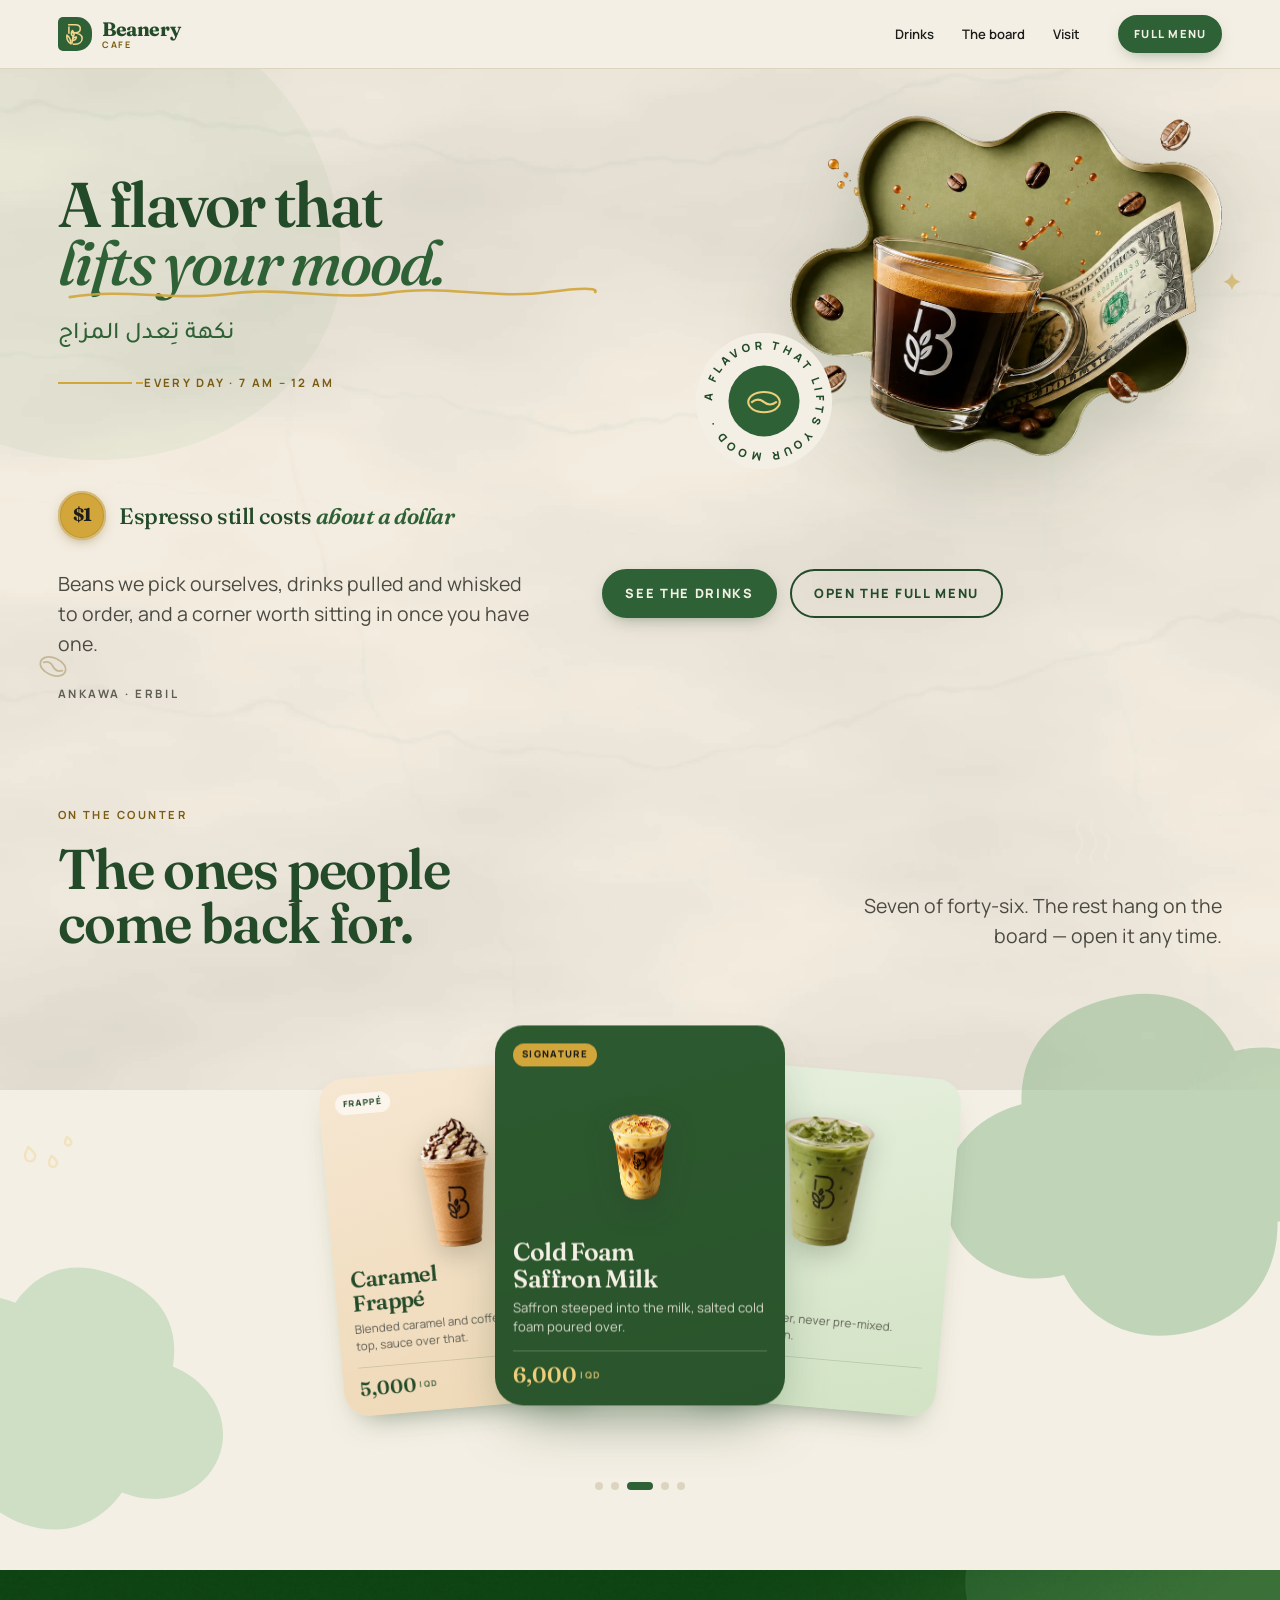
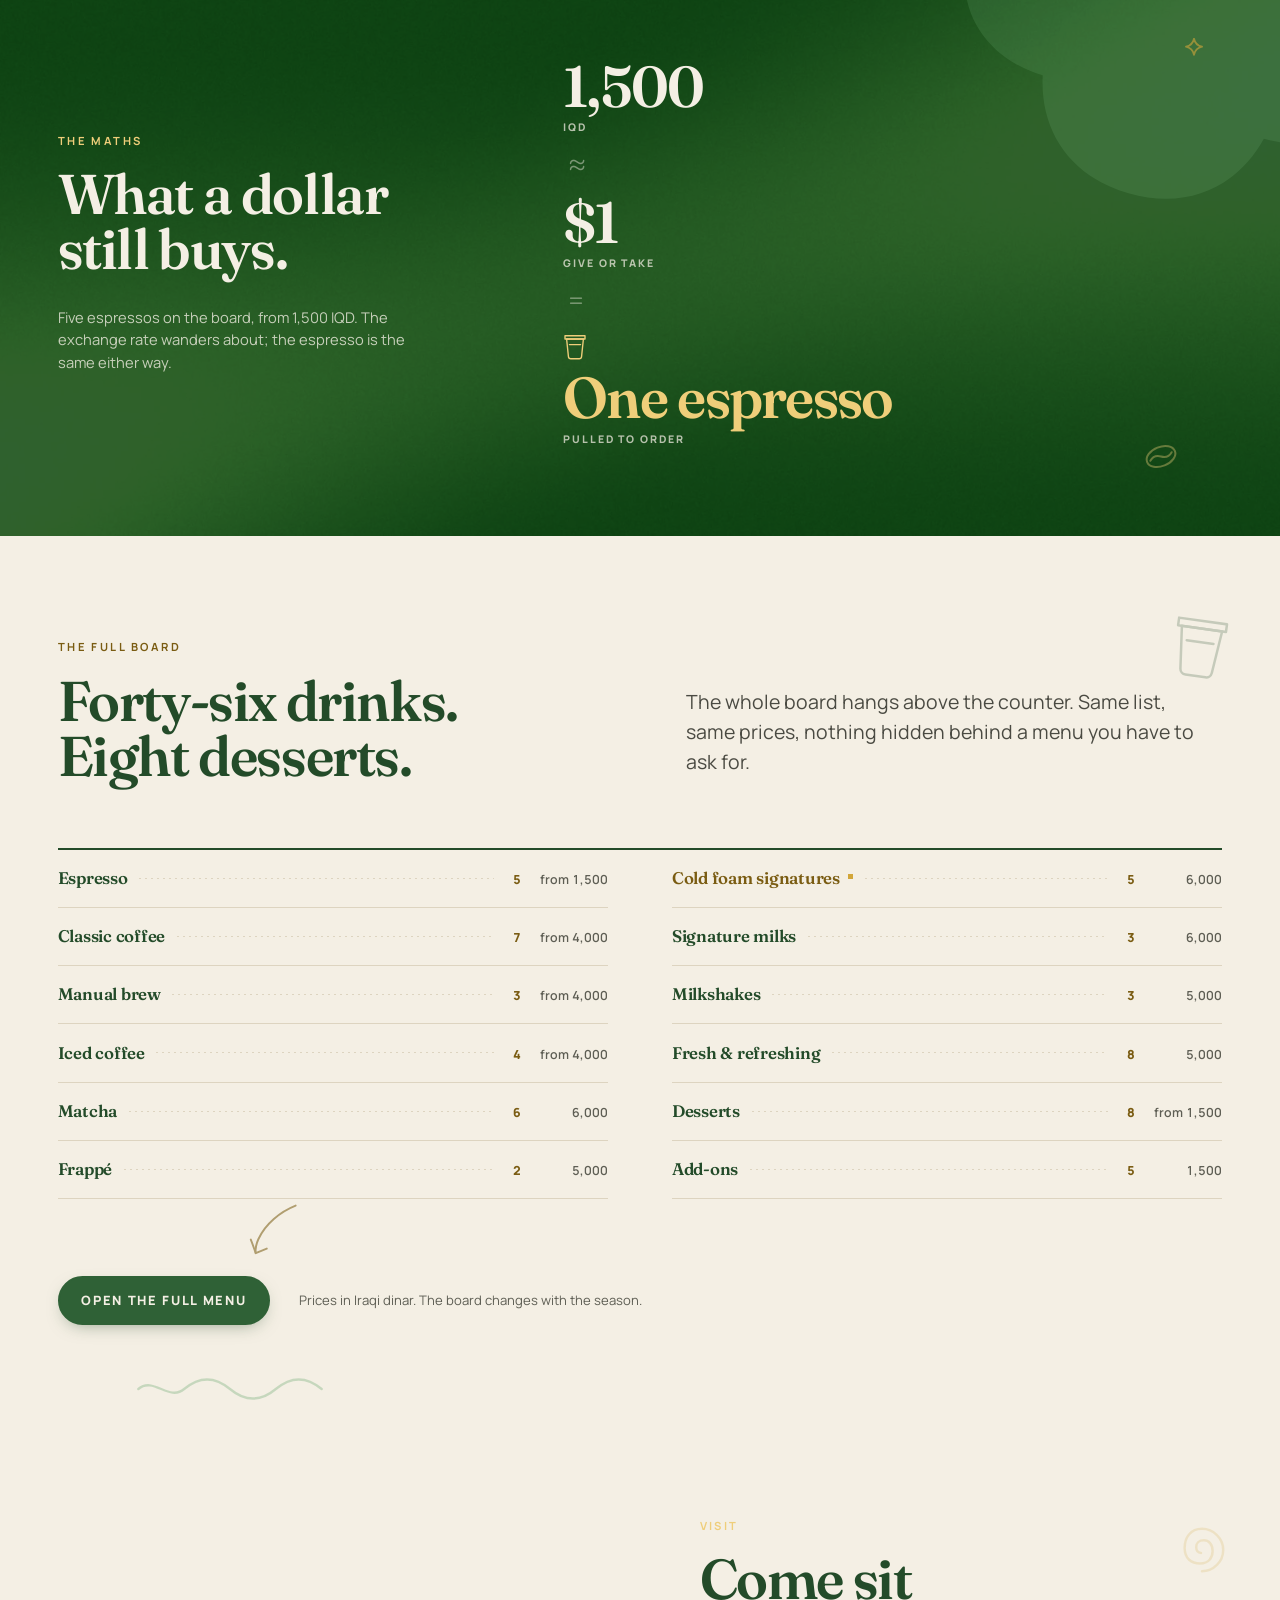
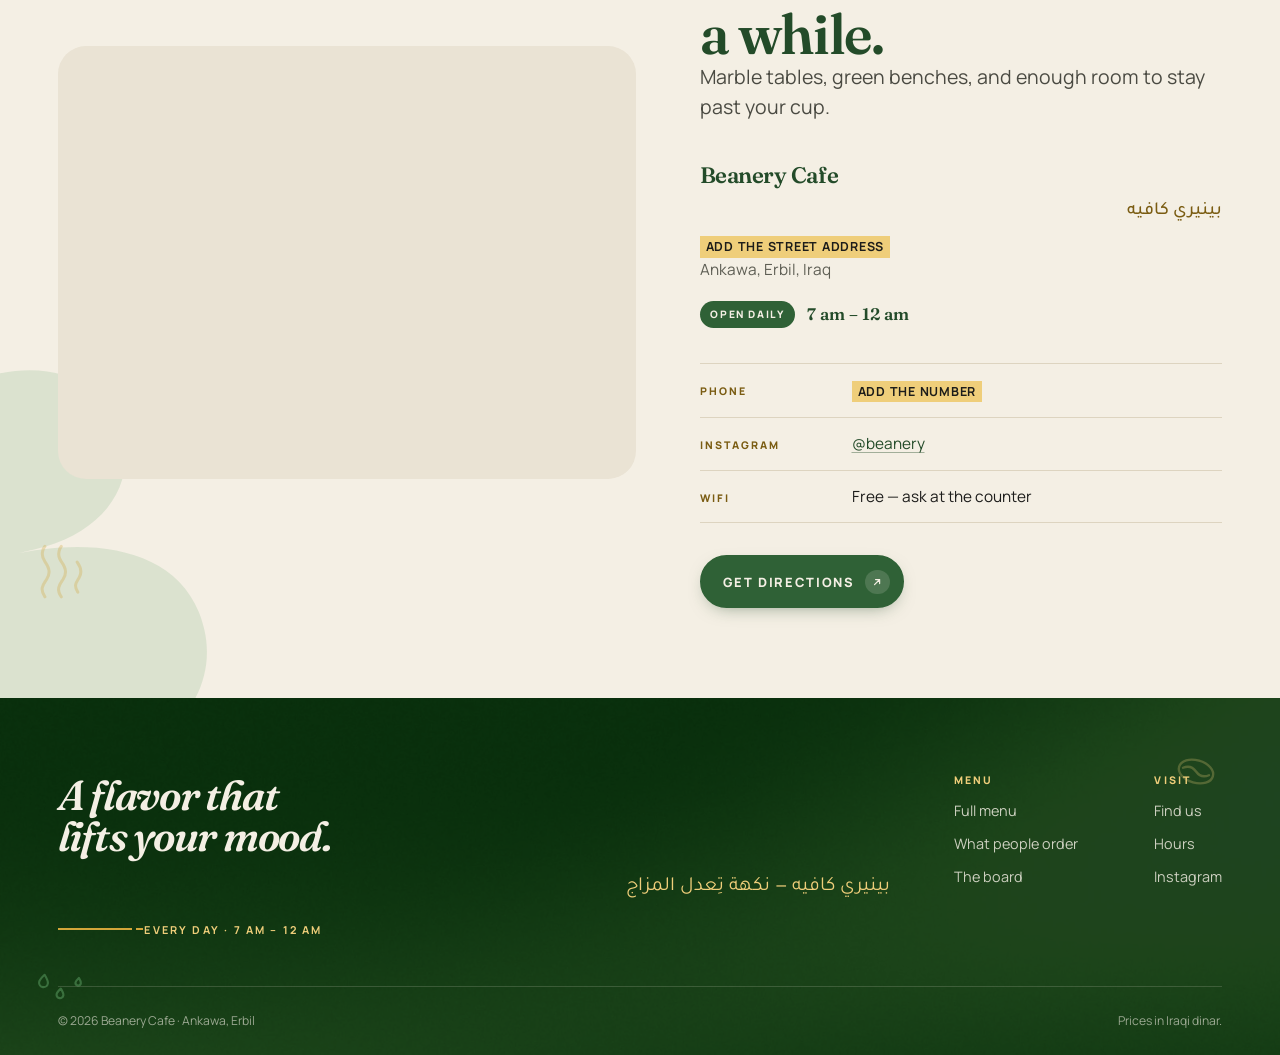
<file: index.html>
<!doctype html>
<html lang="en">

<head>
  <meta charset="utf-8">
  <meta name="viewport" content="width=device-width, initial-scale=1">
  <title>Beanery Cafe — Ankawa, Erbil</title>
  <meta name="description"
    content="Coffee bar in Ankawa, Erbil. Espresso, manual brew, matcha and the saffron cold foam. Forty-six drinks, eight desserts, open every day 7am–12am.">
  <link rel="canonical" href="https://beanery.iq/">

  <meta property="og:type" content="website">
  <meta property="og:title" content="Beanery Cafe">
  <meta property="og:description" content="A flavor that lifts your mood. Every day. Ankawa, Erbil.">
  <meta property="og:image" content="https://beanery.iq/images/hero-3.png">
  <!-- og:image stays PNG on purpose: several scrapers still do not decode webp. -->
  <meta property="og:url" content="https://beanery.iq/">
  <meta name="theme-color" content="#5FA366">

  <link rel="icon" href="favicon.svg" type="image/svg+xml">
  <link rel="preconnect" href="https://fonts.googleapis.com">
  <link rel="preconnect" href="https://fonts.gstatic.com" crossorigin>
  <link rel="preload" as="image" href="images/hero-3-trim.webp" type="image/webp" fetchpriority="high">
  <link rel="stylesheet"
    href="https://fonts.googleapis.com/css2?family=Fraunces:opsz,wght@9..144,500;9..144,600;9..144,800&family=Manrope:wght@400;500;600;700;800&family=Tajawal:wght@400;500;700&display=swap">
  <link rel="stylesheet" href="styles.css?v=4">

  <!-- Runs during parse. Reveal animations are scoped to .js, so with
     JavaScript off every element is simply visible rather than stuck
     at opacity 0. -->
  <script>document.documentElement.className += " js";</script>
</head>

<body>
  <a class="skip" href="#counter">Skip to the drinks</a>

  <!-- ═══════════════════════════════════════════════════════════
     ILLUSTRATION SPRITE

     Every mark is line art: fill:none, stroke:currentColor. That way
     ONE symbol works on cream, on green and on charcoal — the colour
     comes from whatever `color` the instance inherits, and there is no
     second copy of anything to keep in sync.

     Motifs are drawn from the drink itself — beans, steam, splashes,
     cups, swirls. No leaves, no branches, no foliage.

     NOTE FOR MINIFICATION: `viewBox`, `preserveAspectRatio`,
     `stroke-linecap` and `vector-effect` are case-sensitive. An HTML
     minifier run with caseSensitive:false will silently destroy every
     symbol below with no error. Keep caseSensitive:true.
     ═══════════════════════════════════════════════════════════ -->
  <svg class="sprite" aria-hidden="true" focusable="false" width="0" height="0">
    <defs>

      <!-- The crease runs along the LONG axis. An offset crease reads as an
         eye at 30px, which is where these actually get used. -->
      <symbol id="i-bean" viewBox="0 0 44 30">
        <path d="M22 2.5c11 0 19.5 5.4 19.5 12.5S33 27.5 22 27.5 2.5 22.1 2.5 15 11 2.5 22 2.5Z" />
        <path d="M7 15q7.5-6 15 0t15 0" />
      </symbol>

      <symbol id="i-steam" viewBox="0 0 46 52">
        <path d="M11 48c-5-7-1-11 1.5-15S16 25 11 18s0-13 0-13" />
        <path d="M25 48c-5-7-1-11 1.5-15S30 25 25 18s0-13 0-13" />
        <path d="M39 44c-4-6-.8-9 1.2-12.4S42.5 24 38.5 18.4" />
      </symbol>

      <symbol id="i-squiggle" viewBox="0 0 180 18">
        <path d="M3 12c14-11 27 5 41-4s27 9 41-1 27 8 41-1 12 0 12 0" />
      </symbol>

      <symbol id="i-arrow" viewBox="0 0 92 66">
        <path d="M4 8c22 3 46 14 60 32 4 5 7 11 8 17" />
        <path d="M56 55c6 .6 11 1.5 16 2.4M74 38c-1 7-1.4 13.4-2 19.4" />
      </symbol>

      <symbol id="i-spark" viewBox="0 0 26 26">
        <path
          d="M13 1c1.4 6.4 5.2 10.2 11.6 11.6C18.2 14 14.4 17.8 13 24.2 11.6 17.8 7.8 14 1.4 12.6 7.8 11.2 11.6 7.4 13 1Z" />
      </symbol>

      <symbol id="i-drops" viewBox="0 0 64 44">
        <path d="M12 6c3.6 4.4 5.4 7.4 5.4 9.8A5.4 5.4 0 0 1 6.6 15.8C6.6 13.4 8.4 10.4 12 6Z" />
        <path d="M34 20c2.8 3.4 4.2 5.8 4.2 7.6a4.2 4.2 0 0 1-8.4 0c0-1.8 1.4-4.2 4.2-7.6Z" />
        <path d="M54 4c2.2 2.7 3.3 4.6 3.3 6a3.3 3.3 0 0 1-6.6 0c0-1.4 1.1-3.3 3.3-6Z" />
      </symbol>

      <symbol id="i-cup" viewBox="0 0 60 74">
        <path d="M9 22h42l-4.6 44a6 6 0 0 1-6 5.4H19.6a6 6 0 0 1-6-5.4Z" />
        <path d="M5 14h50v8H5z" />
        <path d="M16 36h28" />
      </symbol>

      <symbol id="i-swirl" viewBox="0 0 56 56">
        <path d="M28 50c12 0 22-10 22-22S40 6 28 6 10 15 10 26s7 16 16 16 13-6 13-13-4-11-9-11-8 3-8 7 2 6 5 6" />
      </symbol>

      <symbol id="i-wave" viewBox="0 0 200 24">
        <path d="M0 12c16.7-14 33.3 14 50 0s33.3-14 50 0 33.3 14 50 0 33.3-14 50 0" />
      </symbol>

      <!-- The lobed cloud. This is the page's structural shape, and it is
         the one thing border-radius genuinely cannot draw: a CSS blob is
         a four-corner superellipse, so at any real size it flattens back
         into a circle. Six lobes is what makes it read as DRAWN.

         Filled, not stroked — so it opts out of the .deco stroke rules
         via .blobfill below. Still no foliage: this is the same shape
         language as the splash and the crema swirl. -->
      <symbol id="i-blob" viewBox="0 0 200 172">
        <path
          d="M100 8c30 0 45 15 50 37 25 0 45 17 45 40s-20 40-45 40c-5 22-22 39-50 39s-45-17-50-39C25 125 5 108 5 85s20-40 45-40C55 23 70 8 100 8Z" />
      </symbol>

      <!-- THE LOGO. Rebuilt as vector from the flat gold mark and the
         print on the cup in hero-3.png — see images/logo.svg for the
         full note on how it was traced and what to do if the original
         vector file ever turns up.

         This is the ONE place foliage is allowed on this page. It is
         not decoration, it is the client's actual monogram; the "no
         leaves" rule governs the illustration layer, not the mark.

         Monoline: every stroke is 4.6 units in this viewBox. Weight is
         set on the INSTANCE (.brand-logo) like every other symbol here,
         because a <use> clone cannot be reached by descendant
         selectors. -->
      <symbol id="i-logo" viewBox="0 0 50.7 63.3">
        <g transform="translate(-30.05 -16.4)">
          <path d="M36 18.7 H57.8 C67.2 18.7 72.8 24 72.8 30.4 C72.8 36.9 67.2 42.6 57.8 42.6 H47
                 C59.4 42.6 78.4 46 78.4 59.9 C78.4 71.5 67.2 77.4 55 77.4 H50" />
          <path d="M38.5 24 V46" />
          <path d="M51.2 54.8 C49.8 61.5 48.4 68.6 47.4 76.4" />
          <path d="M49.2 36.2 C44.8 41.6 44.6 48.6 51.2 54.8 C56 47.8 54.4 41.4 49.2 36.2 Z" />
          <path d="M32.8 49.8 C31 60.4 34.8 70.8 44.8 76.2 C44.4 64.8 40.2 55.4 32.8 49.8 Z" />
          <path d="M61.2 55.8 C54.4 55.8 49.8 59.6 48.8 66.2 C56 66.2 60.2 62.2 61.2 55.8 Z" />
        </g>
      </symbol>

      <!-- The logo's SILHOUETTE — the B as one solid shape, same
         proportions and same waist notch as #i-logo, but closed down
         the left where the real mark leaves its stem out.

         It exists because the real mark is MONOLINE: masking an image
         to those thin strokes leaves slivers, not a picture. Filling
         the letter gives a shape big enough to hold a map while still
         reading as the B. Currently used for the watermark above the
         footer.

         It was also the map's mask for a while. That is gone: a solid B
         at map size stopped reading as a letter, and every shaped mask
         clipped Google's attribution logo out of the bottom-left
         corner, which their terms require stay visible. The map is a
         plain rectangle now. -->

      <symbol id="i-logo-solid" viewBox="0 0 50.7 63.3">
        <path d="M5.95 0 H27.9 C38.5 0 45.1 5.9 45.1 13.9 C45.1 21.8 38.5 27.6 27.9 27.6
               H24 C37.4 27.6 50.6 32.6 50.6 45.4 C50.6 56.3 40 63.3 25.5 63.3
               H5.95 Z" />
      </symbol>

    </defs>
  </svg>

  <!-- ═══════════════════════════════════════════════════════════
     HEADER — cream ground, one gold hairline.
     Nothing floats, nothing blurs.
     ═══════════════════════════════════════════════════════════ -->
  <header class="site-head">
    <div class="wrap head-in">
      <a class="brand" href="/">
        <span class="brand-mark" aria-hidden="true">
          <svg class="brand-logo" focusable="false">
            <use href="#i-logo" />
          </svg>
        </span>
        <span class="brand-name">
          <span class="brand-word">Beanery</span>
          <span class="brand-sub">Cafe</span>
        </span>
      </a>

      <nav class="nav" aria-label="Primary">
        <a href="#counter">Drinks</a>
        <a href="#board">The board</a>
        <a href="#visit">Visit</a>
      </nav>

      <a class="btn btn-solid btn-sm" href="menu/">Full menu</a>
    </div>
  </header>

  <main id="main">

    <!-- ═══════════════════════════════════════════════════════════
       HERO — one cream ground, organic green shapes, a floating cutout.

       The old hero was two colour blocks meeting on a hard vertical
       seam, because images/hero.png was a rectangular photo carrying
       its own olive ground. hero-3.png is a cutout with the
       green shape baked in, so there is no second ground to reconcile
       and no seam to hide — the drink sits on the cream directly and
       the page's own blobs run underneath it.
       ═══════════════════════════════════════════════════════════ -->
    <section class="hero">
      <!-- Decorative only. aria-hidden, pointer-events:none, and every one
         of them is positioned so it can never sit under running text. -->
      <svg class="deco deco-bean-a" aria-hidden="true" focusable="false">
        <use href="#i-bean" />
      </svg>
      <svg class="deco deco-bean-b" aria-hidden="true" focusable="false">
        <use href="#i-bean" />
      </svg>
      <svg class="deco deco-spark-a" aria-hidden="true" focusable="false">
        <use href="#i-spark" />
      </svg>
      <span class="blob blob-hero" aria-hidden="true"></span>

      <!-- The headline sits BESIDE the photograph; everything that
         supports it sits UNDERNEATH both. Splitting the old single
         .hero-type into these two blocks is what lets the grid do that
         — see the grid-template-areas in styles.css. -->
      <div class="hero-head">

        <h1 class="hero-h1 reveal">
          A flavor that<br>
          <em class="hero-em">lifts your mood.<svg class="deco deco-under" viewBox="0 0 180 18"
              preserveAspectRatio="none" aria-hidden="true" focusable="false">
              <path d="M3 12c14-11 27 5 41-4s27 9 41-1 27 8 41-1 12 0 12 0" />
            </svg></em>
        </h1>

        <!-- The Arabic half of the slogan, not a translation caption: it is
           the line the shop actually uses. lang + dir are required or the
           bidi algorithm mirrors the punctuation and the font stack falls
           through to a system face. See .slogan-ar in styles.css. -->
        <p class="slogan-ar reveal" lang="ar" dir="rtl">نكهة تِعدل المزاج</p>

        <p class="every"><span class="every-rule" aria-hidden="true"></span>Every day &middot; 7 am &ndash; 12 am</p>
      </div>

      <div class="hero-sub">
        <!-- The catchphrase, sitting directly under the tagline where it
           gets read. It was below the buttons, which is the lowest
           attention point in the hero.

           It also explains the dollar bill in the hero photograph,
           which was otherwise the one prop on the page with no reason
           to be in frame. The maths is spelled out in #dollar.

           "about" is load-bearing — 1,500 IQD is roughly $1.05-$1.15
           and the rate drifts. Do not tighten it to "costs a dollar". -->
        <p class="hero-kicker">
          <span class="kicker-coin" aria-hidden="true">
            <span class="kicker-coin-face">$1</span>
          </span>
          <span class="kicker-text">
            Espresso still costs <em>about&nbsp;a&nbsp;dollar</em>
          </span>
        </p>

        <p class="lede reveal">
          Beans we pick ourselves, drinks pulled and whisked to order, and a
          corner worth sitting in once you have one.
        </p>

        <p class="hero-cta">
          <a class="btn btn-solid" href="#counter">See the drinks</a>
          <a class="btn btn-line" href="menu/">Open the full menu</a>
        </p>

        <p class="hero-where">Ankawa &middot; Erbil</p>
      </div>

      <div class="hero-shot">
        <!-- Rotating seal, straddling the colour seam. It carries the
           tagline, so it is decoration that also says something. -->
        <svg class="seal" viewBox="0 0 200 200" aria-hidden="true" focusable="false">
          <defs>
            <path id="seal-arc" d="M100 100 m-70 0 a70 70 0 1 1 140 0 a70 70 0 1 1 -140 0" />
          </defs>
          <circle class="seal-ring" cx="100" cy="100" r="92" />
          <circle class="seal-ring seal-ring-in" cx="100" cy="100" r="48" />
          <text class="seal-text">
            <textPath href="#seal-arc" startOffset="0">
              A FLAVOR THAT LIFTS YOUR MOOD &#183;
            </textPath>
          </text>
          <use class="seal-bean" href="#i-bean" x="76" y="85" width="48" height="33" />
        </svg>

        <!-- A TRANSPARENT cutout carrying its own green blob, splash and
           scattered beans. There is no panel behind it and no
           object-fit crop — it floats on the cream directly, which is
           what makes the blob read as part of the page rather than as a
           photo in a box.

           WHY "-trim": the supplied hero-3.png is 1672x941 but 27.2% of
           its width is dead space on the left and 17.0% on the right —
           nearly half the file is nothing. Beside the headline that
           padding became a large unexplained gap that no amount of
           column tuning could close, because the gap was inside the
           image. This is cropped to the artwork's bounding box
           (934x747), so it now sits tight to its own edges.

           hero-3.png also arrived FLATTENED ON BLACK, unlike hero-1/2
           which had real alpha. The trim keys that matte out: alpha
           ramps over max-channel luma 16..64, but only across the black
           region connected to the frame edge, so the dark coffee and
           the beans inside the artwork stay opaque; the keyed rim is
           then un-premultiplied (fg = px / alpha) so no black fringe
           survives on cream. If you re-export the art, prefer a real
           transparent PNG — the key is a rescue, not a pipeline.

           The untrimmed originals are kept as hero-1/2/3.png. Regenerate
           a trim by cropping to the alpha bbox — do not hand-crop, or the
           framing drifts between png and webp and the <picture> fallback
           will jump.

           Swap to hero-2-trim.* for the iced splash version (923x762),
           or hero-1-trim.* for the calmer one (966x729); update
           width/height to match. -->

          <img class="hero-img" src="images/hero-3-trim.webp" width="934" height="747" fetchpriority="high"
            decoding="async"
            alt="A glass cup of Beanery espresso with the leaf-B mark on it, coffee beans and droplets scattered around, on a soft green organic backdrop.">
      </div>
    </section>


    <!-- ═══════════════════════════════════════════════════════════
       ON THE COUNTER — filter chips over the card deck.

       Five cards on a turntable. Only three are ever visible: the one
       in front and one peeking each side. Everything further round is
       parked at opacity 0. Swipe, drag, arrows, dots and the keyboard
       all drive the same goTo().

       The signature is the one green card — that is what marks it as
       featured, so it carries no "featured" label.

       IMAGE HONESTY: all five are now real product photographs. The
       saffron and ube-matcha illustrated stand-ins have been replaced
       with cutouts from the menu's asset set, so .dcard__shot--illo is
       no longer used by any card.
       ═══════════════════════════════════════════════════════════ -->
    <section class="counter" id="counter">
      <svg class="blobfill blob-counter-a" aria-hidden="true" focusable="false">
        <use href="#i-blob" />
      </svg>
      <svg class="blobfill blob-counter-b" aria-hidden="true" focusable="false">
        <use href="#i-blob" />
      </svg>
      <svg class="deco deco-steam-a" aria-hidden="true" focusable="false">
        <use href="#i-steam" />
      </svg>
      <svg class="deco deco-drops-a" aria-hidden="true" focusable="false">
        <use href="#i-drops" />
      </svg>
      <svg class="deco deco-swirl-a" aria-hidden="true" focusable="false">
        <use href="#i-swirl" />
      </svg>

      <div class="wrap counter-head">
        <div>
          <p class="label">On the counter</p>
          <h2 class="reveal">The ones people<br>come back for.</h2>
        </div>
        <div class="counter-side">
          <p class="lede reveal">
            Seven of forty&#8209;six. The rest hang on the board — open it any time.
          </p>
          <!-- No arrows here. They live on the deck itself (#spinPrev /
               #spinNext, either side of .stage) where they are next to
               the thing they move. An earlier pair up here were left
               over from the horizontal rail this deck replaced and were
               wired to nothing. -->
        </div>
      </div>



      <!-- ═══════════════════════════════════════════════════════════
         THE DECK — one card in front, one peeking each side.

         Three slots only: centre, left, right. Anything further out is
         PARKED at opacity 0 in script.js. Five cards still live in the
         markup and still rotate through — the deck just never shows
         more than three at once.

         With JavaScript off, .deck has no `is-live` class and the CSS
         falls back to a plain stacked-then-wrapped layout, so all five
         drinks are still readable.
         ═══════════════════════════════════════════════════════════ -->
      <div class="stage">
        <button class="deckbtn deckbtn--prev" type="button" id="spinPrev" aria-label="Previous drink">
          <svg viewBox="0 0 24 24" aria-hidden="true" focusable="false">
            <path d="M15 5l-7 7 7 7" />
          </svg>
        </button>

        <div class="deck" id="deck" data-start="2">

          <article class="dcard" style="--tint:#F3EADC;--tint-2:#E7DAC4" data-cat="coffee">
            <span class="dcard__tag">Iced coffee</span>
            <figure class="dcard__shot">
                <img src="images/amricano.webp" width="243" height="339" loading="lazy" decoding="async"
                  alt="Iced americano in a clear Beanery cup, dark coffee over ice.">
            </figure>
            <div class="dcard__body">
              <p class="dcard__name">Iced<br>Americano</p>
              <p class="dcard__desc">Two shots, cold water, a lot of ice.</p>
            </div>
            <div class="dcard__foot">
              <p class="dcard__price">4,000<i>IQD</i></p>
            </div>
          </article>

          <article class="dcard" style="--tint:#F6E7D2;--tint-2:#EED8B6" data-cat="coffee">
            <span class="dcard__tag">Frappé</span>
            <figure class="dcard__shot">
                <img src="images/frappe.webp" width="212" height="379" loading="lazy" decoding="async"
                  alt="Caramel frappé in a Beanery cup, topped with cream and chocolate sauce.">
            </figure>
            <div class="dcard__body">
              <p class="dcard__name">Caramel<br>Frappé</p>
              <p class="dcard__desc">Blended caramel and coffee. Cream on top, sauce over that.</p>
            </div>
            <div class="dcard__foot">
              <p class="dcard__price">5,000<i>IQD</i></p>
            </div>
          </article>

          <!-- The signature. The one green card — that is what marks it as
             featured, so it needs no "featured" label. -->
          <article class="dcard dcard--green" data-cat="signature">
            <span class="dcard__tag dcard__tag--gold">Signature</span>
            <figure class="dcard__shot">
                <img src="images/saffron-cold-foam.webp" width="437" height="576" loading="lazy" decoding="async"
                  alt="Cold foam saffron milk in a clear Beanery cup, saffron threads across the pale gold foam.">
            </figure>
            <div class="dcard__body">
              <p class="dcard__name">Cold Foam<br>Saffron Milk</p>
              <p class="dcard__desc">Saffron steeped into the milk, salted cold foam poured over.</p>
            </div>
            <div class="dcard__foot">
              <p class="dcard__price">6,000<i>IQD</i></p>
            </div>
          </article>

          <article class="dcard" style="--tint:#E6EFDD;--tint-2:#D2E3C4" data-cat="matcha noncoffee">
            <span class="dcard__tag">Matcha</span>
            <figure class="dcard__shot">
                <img src="images/matcha.webp" width="233" height="325" loading="lazy" decoding="async"
                  alt="Iced matcha in a clear Beanery cup, bright green over ice.">
            </figure>
            <div class="dcard__body">
              <p class="dcard__name">Iced<br>Matcha</p>
              <p class="dcard__desc">Whisked to order, never pre&#8209;mixed. Grassy and clean.</p>
            </div>
            <div class="dcard__foot">
              <p class="dcard__price">6,000<i>IQD</i></p>
            </div>
          </article>

          <article class="dcard" style="--tint:#EDE6F6;--tint-2:#DDD2EE" data-cat="signature matcha noncoffee">
            <span class="dcard__tag dcard__tag--purple">Non&#8209;coffee</span>
            <figure class="dcard__shot">
                <img src="images/ube-matcha.webp" width="439" height="576" loading="lazy" decoding="async"
                  alt="Ube matcha in a clear Beanery cup, green matcha layered over purple ube.">
            </figure>
            <div class="dcard__body">
              <p class="dcard__name">Ube<br>Matcha</p>
              <p class="dcard__desc">Purple yam against matcha, coconut on the finish.</p>
            </div>
            <div class="dcard__foot">
              <p class="dcard__price">6,000<i>IQD</i></p>
            </div>
          </article>

        </div>

        <button class="deckbtn deckbtn--next" type="button" id="spinNext" aria-label="Next drink">
          <svg viewBox="0 0 24 24" aria-hidden="true" focusable="false">
            <path d="M9 5l7 7-7 7" />
          </svg>
        </button>
      </div>

      <div class="dots" id="dots" aria-hidden="true"></div>

    </section>



    <!-- ═══════════════════════════════════════════════════════════
       THE DOLLAR — the one colour block between hero and footer.

       Everything from the hero down to the visit block sits on cream,
       so the page had no beat in the middle. This is deep green with
       the supplied noise texture over it, which gives the scroll a
       breath and finally gives the $1 bill in the hero photograph a
       reason to be in frame.

       HONESTY, because this section is a factual claim:
       * 1,500 IQD is the real "from" price for espresso on the board
         (5 espressos, cheapest 1,500) — the same number used in the
         board index below. If the board changes, change both.
       * 1,500 IQD is roughly $1.05-$1.15, NOT exactly a dollar, and
         the rate drifts. So the copy says "about", the operator is an
         explicit ≈, and the note underneath says the rate moves. Do
         not tighten this to "= $1" — it would be wrong on most days.

       The visual equation is aria-hidden and a plain-language
       sentence is read instead; "1,500 IQD ≈ $1 = one espresso"
       announced term by term is not a sentence.
       ═══════════════════════════════════════════════════════════ -->
    <section class="dollar" id="dollar">
      <svg class="blobfill blob-dollar" aria-hidden="true" focusable="false">
        <use href="#i-blob" />
      </svg>
      <svg class="deco deco-bean-e" aria-hidden="true" focusable="false">
        <use href="#i-bean" />
      </svg>
      <svg class="deco deco-spark-d" aria-hidden="true" focusable="false">
        <use href="#i-spark" />
      </svg>

      <div class="wrap dollar-in">
        <div class="dollar-type">
          <p class="label label-gold">The maths</p>
          <h2 class="reveal on-green">What a dollar<br>still buys.</h2>
          <p class="dollar-note">
            Five espressos on the board, from 1,500&nbsp;IQD. The exchange rate
            wanders about; the espresso is the same either way.
          </p>
        </div>

        <p class="sr-only">
          One thousand five hundred Iraqi dinar is about one US dollar,
          which buys one espresso.
        </p>

        <div class="equation" aria-hidden="true">
          <div class="eq-term">
            <span class="eq-value">1,500</span>
            <span class="eq-unit">IQD</span>
          </div>

          <span class="eq-op">&asymp;</span>

          <div class="eq-term">
            <span class="eq-value">$1</span>
            <span class="eq-unit">give or take</span>
          </div>

          <span class="eq-op">=</span>

          <div class="eq-term eq-term--last">
            <svg class="eq-cup" aria-hidden="true" focusable="false">
              <use href="#i-cup" />
            </svg>
            <span class="eq-value">One espresso</span>
            <span class="eq-unit">pulled to order</span>
          </div>
        </div>

      </div>
    </section>


    <!-- ═══════════════════════════════════════════════════════════
       THE BOARD

       Counted off the printed board photographed in brand-info/.
       Breadth is carried typographically because photographs for
       46 drinks do not exist. Counts and "from" prices are real —
       if the board changes, these change with it.
       ═══════════════════════════════════════════════════════════ -->
    <section class="board" id="board">
      <svg class="deco deco-cup" aria-hidden="true" focusable="false">
        <use href="#i-cup" />
      </svg>
      <svg class="deco deco-wave" aria-hidden="true" focusable="false">
        <use href="#i-wave" />
      </svg>

      <div class="wrap">
        <div class="board-head">
          <div>
            <p class="label">The full board</p>
            <h2 class="reveal">Forty&#8209;six drinks.<br>Eight desserts.</h2>
          </div>
          <p class="lede reveal">
            The whole board hangs above the counter. Same list, same prices,
            nothing hidden behind a menu you have to ask for.
          </p>
        </div>

        <ul class="index" role="list">
          <li><span class="ix-name">Espresso</span><span class="ix-dots" aria-hidden="true"></span><span
              class="ix-n">5</span><span class="ix-p">from 1,500</span></li>
          <li><span class="ix-name">Classic coffee</span><span class="ix-dots" aria-hidden="true"></span><span
              class="ix-n">7</span><span class="ix-p">from 4,000</span></li>
          <li><span class="ix-name">Manual brew</span><span class="ix-dots" aria-hidden="true"></span><span
              class="ix-n">3</span><span class="ix-p">from 4,000</span></li>
          <li><span class="ix-name">Iced coffee</span><span class="ix-dots" aria-hidden="true"></span><span
              class="ix-n">4</span><span class="ix-p">from 4,000</span></li>
          <li><span class="ix-name">Matcha</span><span class="ix-dots" aria-hidden="true"></span><span
              class="ix-n">6</span><span class="ix-p">6,000</span></li>
          <li><span class="ix-name">Frappé</span><span class="ix-dots" aria-hidden="true"></span><span
              class="ix-n">2</span><span class="ix-p">5,000</span></li>
          <li class="ix-star"><span class="ix-name">Cold foam signatures</span><span class="ix-dots"
              aria-hidden="true"></span><span class="ix-n">5</span><span class="ix-p">6,000</span></li>
          <li><span class="ix-name">Signature milks</span><span class="ix-dots" aria-hidden="true"></span><span
              class="ix-n">3</span><span class="ix-p">6,000</span></li>
          <li><span class="ix-name">Milkshakes</span><span class="ix-dots" aria-hidden="true"></span><span
              class="ix-n">3</span><span class="ix-p">5,000</span></li>
          <li><span class="ix-name">Fresh &amp; refreshing</span><span class="ix-dots" aria-hidden="true"></span><span
              class="ix-n">8</span><span class="ix-p">5,000</span></li>
          <li><span class="ix-name">Desserts</span><span class="ix-dots" aria-hidden="true"></span><span
              class="ix-n">8</span><span class="ix-p">from 1,500</span></li>
          <li><span class="ix-name">Add&#8209;ons</span><span class="ix-dots" aria-hidden="true"></span><span
              class="ix-n">5</span><span class="ix-p">1,500</span></li>
        </ul>

        <p class="board-cta">
          <svg class="deco deco-arrow" aria-hidden="true" focusable="false">
            <use href="#i-arrow" />
          </svg>
          <a class="btn btn-solid" href="menu/">Open the full menu</a>
          <span class="board-note">Prices in Iraqi dinar. The board changes with the season.</span>
        </p>
      </div>
    </section>

    <!-- ═══════════════════════════════════════════════════════════
       VISIT — the reference's closing block: a soft-masked map on one
       side, the address and an OPEN DAILY pill on the other.

       It moved off the charcoal ground and onto cream. The charcoal
       was the colour of the real walls, but the reference closes on
       light, and a dark band here cut the page in half right where it
       should be opening out.

       ⚠ THE MAP PIN IS NOT BEANERY. The embed supplied points at
       "Abu-Ghazaleh Intellectual Property (AGIP)" in Erbil. It is in
       the right city and it renders, but it is somebody else's
       building — swap the `pb=` payload for Beanery's own place before
       this goes live, or the map will confidently send people to the
       wrong door. The street address below is still a TODO for the
       same reason: it is marked, not invented.
       ═══════════════════════════════════════════════════════════ -->
    <section class="visit" id="visit">
      <svg class="blobfill blob-visit" aria-hidden="true" focusable="false">
        <use href="#i-logo-solid" />
      </svg>
      <svg class="deco deco-steam-b" aria-hidden="true" focusable="false">
        <use href="#i-steam" />
      </svg>
      <svg class="deco deco-swirl-b" aria-hidden="true" focusable="false">
        <use href="#i-swirl" />
      </svg>

      <div class="wrap visit-in">

        <!-- The map, in the same lobed mask the blobs use, so it reads as
           part of the shape language rather than as a pasted widget.
           title= is required: an untitled iframe is an unlabelled frame
           to a screen reader. -->
        <div class="visit-map">
          <iframe
            src="https://www.google.com/maps/embed?pb=!1m18!1m12!1m3!1d3218.057197671199!2d44.0099771!3d36.2381045!2m3!1f0!2f0!3f0!3m2!1i1024!2i768!4f13.1!3m3!1m2!1s0x40071faa78c0b97d%3A0xf90fe5e35a1b08e6!2sThe%20Beanery%20Cafe!5e0!3m2!1sen!2siq!4v1787581877529!5m2!1sen!2siq"
            width="600" height="450" style="border:0;" allowfullscreen="" loading="lazy"
            referrerpolicy="strict-origin-when-cross-origin"></iframe>
        </div>

        <div class="visit-type">
          <p class="label label-gold">Visit</p>
          <h2 class="reveal">Come sit<br>a while.</h2>
          <p class="lede reveal">
            Marble tables, green benches, and enough room to stay past your cup.
          </p>

          <p class="visit-name">Beanery Cafe</p>
          <p class="visit-name-ar" lang="ar" dir="rtl">بينيري كافيه</p>
          <p class="visit-addr">
            <span class="todo">Add the street address</span><br>
            Ankawa, Erbil, Iraq
          </p>

          <p class="openpill">
            <span class="openpill-tag">Open daily</span>
            <span class="openpill-hrs">7 am &ndash; 12 am</span>
          </p>

          <dl class="facts">
            <div class="fact">
              <dt>Phone</dt>
              <dd><span class="todo">Add the number</span></dd>
            </div>
            <div class="fact">
              <dt>Instagram</dt>
              <dd><a href="https://instagram.com/beanery">@beanery</a></dd>
            </div>
            <div class="fact">
              <dt>Wifi</dt>
              <dd>Free &mdash; ask at the counter</dd>
            </div>
          </dl>

          <p class="visit-cta">
            <a class="btn btn-solid" href="https://maps.google.com/?q=Ankawa,+Erbil,+Iraq">
              Get directions
              <span class="btn-arrow" aria-hidden="true">
                <svg viewBox="0 0 24 24">
                  <path d="M7 17L17 7M9 7h8v8" />
                </svg>
              </span>
            </a>
          </p>
        </div>

      </div>
    </section>

  </main>


  <footer class="site-foot">
    <svg class="deco deco-bean-d" aria-hidden="true" focusable="false">
      <use href="#i-bean" />
    </svg>
    <svg class="deco deco-drops-b" aria-hidden="true" focusable="false">
      <use href="#i-drops" />
    </svg>

    <div class="wrap foot-in">
      <div class="foot-brand">
        <p class="foot-tag">A flavor that<br>lifts your mood.</p>
        <p class="foot-tag-ar" lang="ar" dir="rtl">بينيري كافيه — نكهة تِعدل المزاج</p>
        <p class="foot-every"><span class="every-rule" aria-hidden="true"></span>Every day &middot; 7 am &ndash; 12 am</p>
      </div>

      <nav class="foot-nav" aria-label="Footer">
        <div>
          <h2>Menu</h2>
          <a href="menu/">Full menu</a>
          <a href="#counter">What people order</a>
          <a href="#board">The board</a>
        </div>
        <div>
          <h2>Visit</h2>
          <a href="#visit">Find us</a>
          <a href="#visit">Hours</a>
          <a href="https://instagram.com/beanery">Instagram</a>
        </div>
      </nav>
    </div>

    <div class="wrap foot-fine">
      <p>&copy; <span id="year">2026</span> Beanery Cafe &middot; Ankawa, Erbil</p>
      <p>Prices in Iraqi dinar.</p>
    </div>
  </footer>

  <script src="script.js?v=4" defer></script>
</body>

</html>
</file>
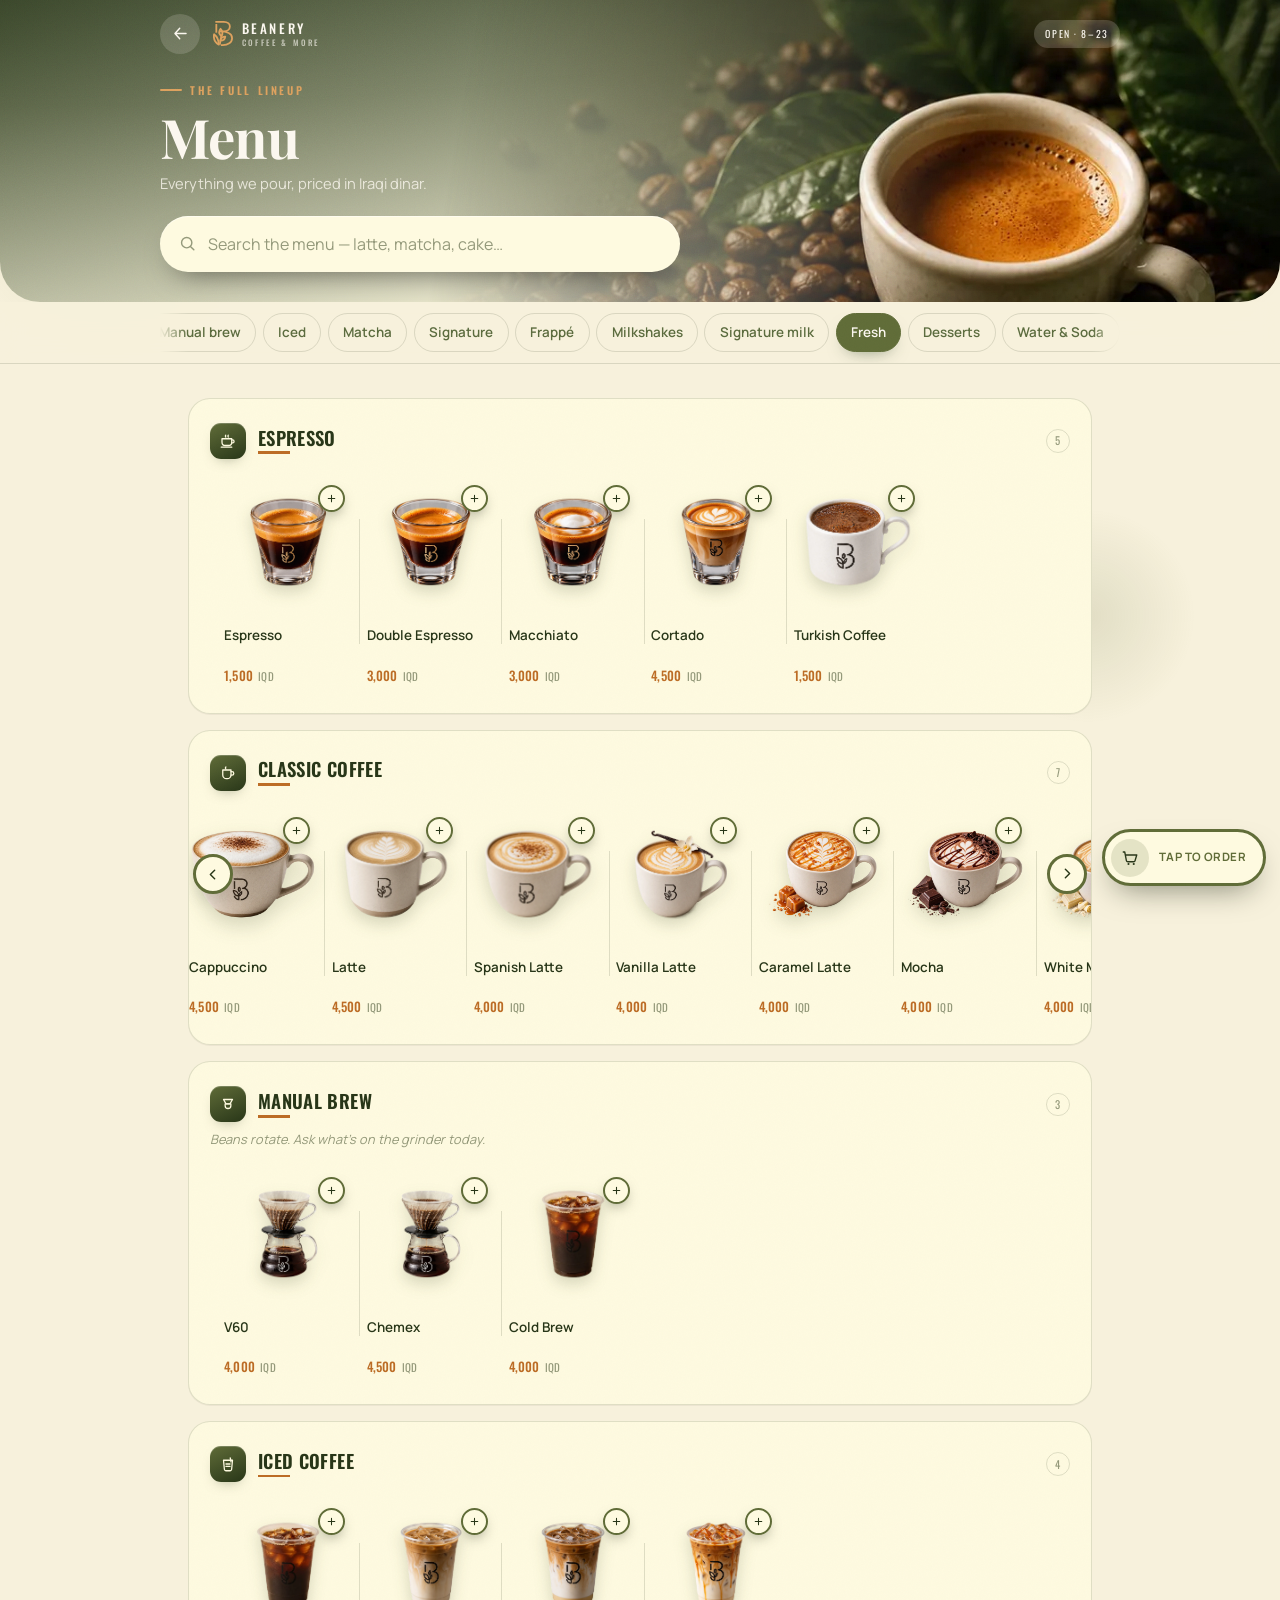
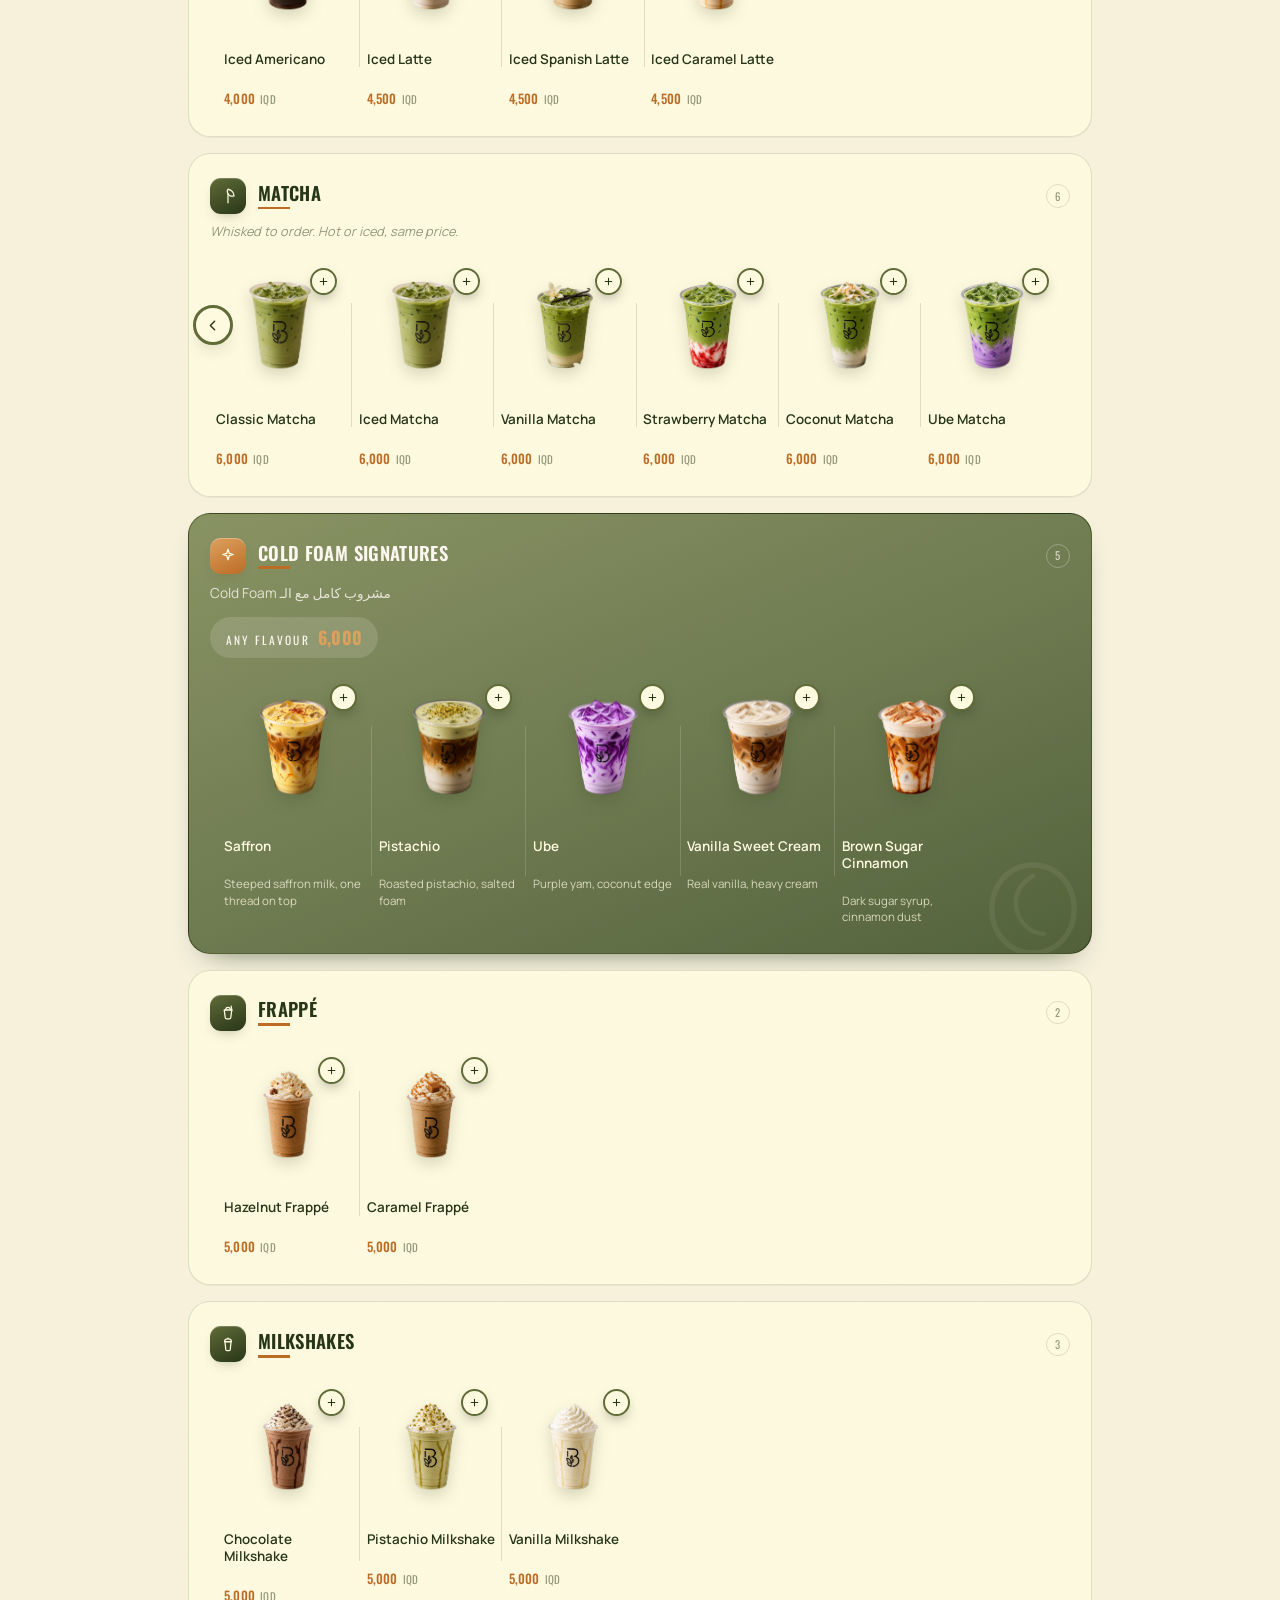
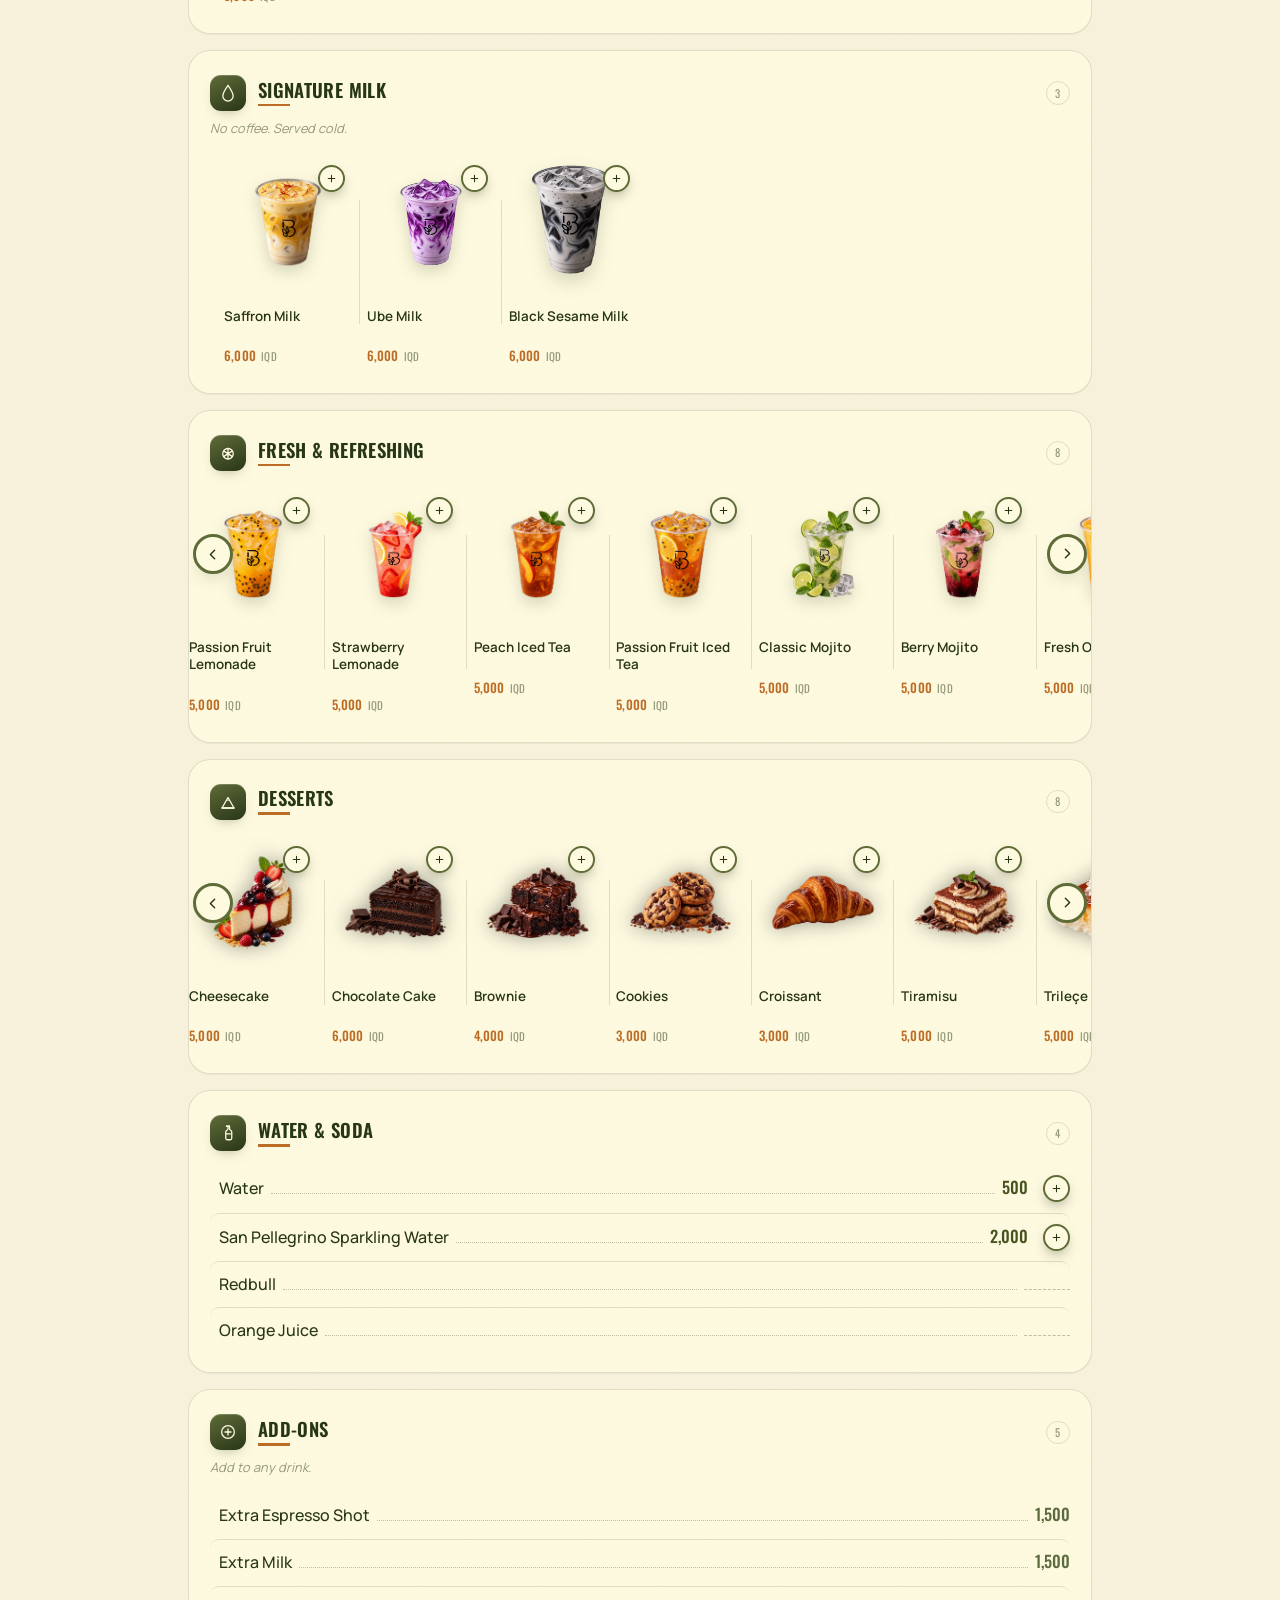
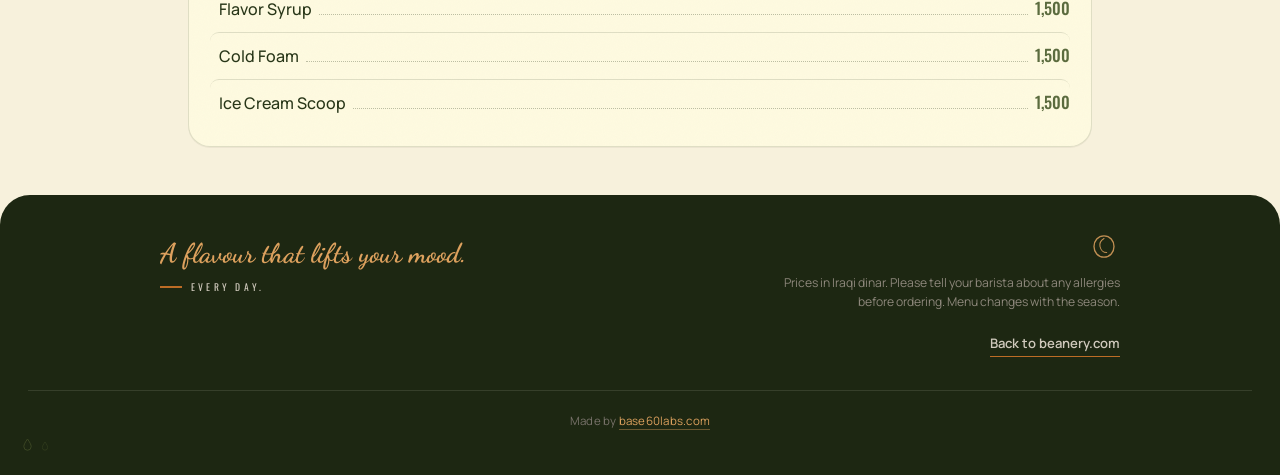
<file: menu/index.html>
<!doctype html>
<html lang="en">

<head>
  <meta charset="utf-8">
  <meta name="viewport" content="width=device-width, initial-scale=1, viewport-fit=cover">
  <title>Menu — Beanery Coffee &amp; More</title>
  <meta name="description"
    content="The full Beanery menu: espresso, manual brew, matcha, cold foam signatures, milkshakes, fresh drinks and desserts. Prices in Iraqi dinar.">
  <meta name="theme-color" content="#283618" media="(prefers-color-scheme: light)">
  <meta name="theme-color" content="#171F0F" media="(prefers-color-scheme: dark)">
  <link rel="icon" href="favicon.svg" type="image/svg+xml">
  <link rel="apple-touch-icon" href="favicon.svg">
  <link rel="preconnect" href="https://fonts.googleapis.com">
  <link rel="preconnect" href="https://fonts.gstatic.com" crossorigin>
  <link
    href="https://fonts.googleapis.com/css2?family=Dancing+Script:wght@700&family=Oswald:wght@300;400;500;600&family=Playfair+Display:wght@600;700&family=Manrope:wght@400;500;600;700&display=swap"
    rel="stylesheet">
  <link rel="stylesheet" href="menu.css?v=35">
</head>

<body>

  <svg class="sprite" aria-hidden="true" focusable="false" xmlns="http://www.w3.org/2000/svg">
    <!-- the real Beanery monogram — geometry from logo.svg, kept in its
         tracing space via the group transform so it stays comparable to the
         source file. stroke is currentColor (not logo.svg's hardcoded gold)
         so it keeps inheriting --gold-soft and the dark-mode palette. -->
    <symbol id="i-b" viewBox="0 0 50.7 63.3">
      <g transform="translate(-30.05 -16.4)" fill="none" stroke="currentColor" stroke-width="4.6" stroke-linecap="butt"
        stroke-linejoin="round">
        <path d="M36 18.7 H57.8 C67.2 18.7 72.8 24 72.8 30.4 C72.8 36.9 67.2 42.6 57.8 42.6 H47
             C59.4 42.6 78.4 46 78.4 59.9 C78.4 71.5 67.2 77.4 55 77.4 H50" />
        <path d="M38.5 24 V46" />
        <path d="M51.2 54.8 C49.8 61.5 48.4 68.6 47.4 76.4" />
        <path d="M49.2 36.2 C44.8 41.6 44.6 48.6 51.2 54.8 C56 47.8 54.4 41.4 49.2 36.2 Z" />
        <path d="M32.8 49.8 C31 60.4 34.8 70.8 44.8 76.2 C44.4 64.8 40.2 55.4 32.8 49.8 Z" />
        <path d="M61.2 55.8 C54.4 55.8 49.8 59.6 48.8 66.2 C56 66.2 60.2 62.2 61.2 55.8 Z" />
      </g>
    </symbol>
    <symbol id="i-search" viewBox="0 0 24 24" fill="none" stroke="currentColor" stroke-width="1.8"
      stroke-linecap="round">
      <circle cx="11" cy="11" r="6.5" />
      <path d="m16 16 4 4" />
    </symbol>
    <symbol id="i-x" viewBox="0 0 24 24" fill="none" stroke="currentColor" stroke-width="2" stroke-linecap="round">
      <path d="m7 7 10 10M17 7 7 17" />
    </symbol>
    <symbol id="i-back" viewBox="0 0 24 24" fill="none" stroke="currentColor" stroke-width="1.8" stroke-linecap="round"
      stroke-linejoin="round">
      <path d="M19 12H6M11 5.5 5 12l6 6.5" />
    </symbol>
    <symbol id="i-bean" viewBox="0 0 48 40">
      <path d="M24 4c9 0 15 7.5 15 16S33 36 24 36 9 28.5 9 20 15 4 24 4Z" fill="none" stroke="currentColor"
        stroke-width="2" />
      <path d="M24 8c-5 3-7 7-6 12s5 9 10 9" fill="none" stroke="currentColor" stroke-width="1.6"
        stroke-linecap="round" />
    </symbol>
    <symbol id="i-drop" viewBox="0 0 24 28">
      <path d="M12 2c5 7 8 12.5 8 16.5A8 8 0 1 1 4 18.5C4 14.5 7 9 12 2Z" fill="none" stroke="currentColor"
        stroke-width="2" stroke-linejoin="round" />
    </symbol>
    <symbol id="i-arrow" viewBox="0 0 24 24" fill="none" stroke="currentColor" stroke-width="2" stroke-linecap="round"
      stroke-linejoin="round">
      <path d="M8 16 16 8M9 8h7v7" />
    </symbol>
    <symbol id="i-cat-espresso" viewBox="0 0 24 24" fill="none" stroke="currentColor" stroke-width="1.7"
      stroke-linecap="round" stroke-linejoin="round">
      <path d="M4 9h13v4.5A4.5 4.5 0 0 1 12.5 18h-4A4.5 4.5 0 0 1 4 13.5V9Z" />
      <path d="M17 10.6h1.1a2 2 0 0 1 0 4H17" />
      <path d="M3 20.2h14" />
      <path d="M9 4.2c-.8.9-.8 1.6 0 2.5M12.4 4.2c-.8.9-.8 1.6 0 2.5" />
    </symbol>
    <symbol id="i-cat-mug" viewBox="0 0 24 24" fill="none" stroke="currentColor" stroke-width="1.7"
      stroke-linecap="round" stroke-linejoin="round">
      <path d="M5 8h11v6.5a5 5 0 0 1-5 5h-1a5 5 0 0 1-5-5V8Z" />
      <path d="M16 10.2h1.4a2.3 2.3 0 0 1 0 4.6H16" />
      <path d="M9.2 4c-1 1-1 1.8 0 2.8" />
    </symbol>
    <symbol id="i-cat-brew" viewBox="0 0 24 24" fill="none" stroke="currentColor" stroke-width="1.7"
      stroke-linecap="round" stroke-linejoin="round">
      <path d="M6 6h12l-3.4 5.8H9.4L6 6Z" />
      <path d="M8.2 11.8h7.6v2.4a3.8 3.8 0 0 1-3.8 3.8 3.8 3.8 0 0 1-3.8-3.8v-2.4Z" />
    </symbol>
    <symbol id="i-cat-iced" viewBox="0 0 24 24" fill="none" stroke="currentColor" stroke-width="1.7"
      stroke-linecap="round" stroke-linejoin="round">
      <path d="M6 7h12l-1.2 12.3a2 2 0 0 1-2 1.7H9.2a2 2 0 0 1-2-1.7L6 7Z" />
      <path d="M15 4l1 5" />
      <path d="M9.3 12h5.4M9.3 15.2h5.4" />
    </symbol>
    <symbol id="i-cat-matcha" viewBox="0 0 24 24" fill="none" stroke="currentColor" stroke-width="1.7"
      stroke-linecap="round" stroke-linejoin="round">
      <path d="M12 3c5 1 8 5 8 9-4 1-9-1-9-6 0-1 .3-2 1-3Z" />
      <path d="M12 21V9" />
    </symbol>
    <symbol id="i-cat-star" viewBox="0 0 24 24" fill="none" stroke="currentColor" stroke-width="1.7"
      stroke-linejoin="round">
      <path d="M12 3l1.8 5.6L19 10l-5.2 1.4L12 17l-1.8-5.6L5 10l5.2-1.4L12 3Z" />
    </symbol>
    <symbol id="i-cat-frappe" viewBox="0 0 24 24" fill="none" stroke="currentColor" stroke-width="1.7"
      stroke-linecap="round" stroke-linejoin="round">
      <path d="M7 8h10l-1.3 10.2a2 2 0 0 1-2 1.7h-3.4a2 2 0 0 1-2-1.7L7 8Z" />
      <path d="M9 8c0-2.1 1.3-3.4 3-3.4S15 5.9 15 8" />
      <path d="M16.2 3l1 5.6" />
    </symbol>
    <symbol id="i-cat-shake" viewBox="0 0 24 24" fill="none" stroke="currentColor" stroke-width="1.7"
      stroke-linecap="round" stroke-linejoin="round">
      <path d="M8 9h8l-1 10.4a1.6 1.6 0 0 1-1.6 1.5h-2.8A1.6 1.6 0 0 1 9 19.4L8 9Z" />
      <path d="M7.4 9c0-2.4 2-3.8 4.6-3.8S16.6 6.6 16.6 9" />
      <circle cx="12" cy="4.3" r="1.1" fill="currentColor" stroke="none" />
    </symbol>
    <symbol id="i-cat-citrus" viewBox="0 0 24 24" fill="none" stroke="currentColor" stroke-width="1.7"
      stroke-linecap="round">
      <circle cx="12" cy="13" r="7" />
      <path d="M12 6v14M6.6 9.5l10.8 7M6.6 16.5l10.8-7" />
    </symbol>
    <symbol id="i-cat-cake" viewBox="0 0 24 24" fill="none" stroke="currentColor" stroke-width="1.7"
      stroke-linecap="round" stroke-linejoin="round">
      <path d="M4 20 12 6l8 14H4Z" />
      <path d="M4 20h16" />
      <circle cx="12" cy="9.6" r="1.1" fill="currentColor" stroke="none" />
    </symbol>
    <symbol id="i-cat-plus" viewBox="0 0 24 24" fill="none" stroke="currentColor" stroke-width="1.7"
      stroke-linecap="round">
      <circle cx="12" cy="12" r="8.5" />
      <path d="M12 8v8M8 12h8" />
    </symbol>
    <symbol id="i-leaf" viewBox="0 0 24 24" fill="none" stroke="currentColor" stroke-width="1.5" stroke-linecap="round"
      stroke-linejoin="round">
      <path d="M4 20C4 10 11 4 20 4c0 9-6 16-16 16Z" />
      <path d="M6 18C10 14 13 11 18 6" />
    </symbol>
    <symbol id="i-chev" viewBox="0 0 24 24" fill="none" stroke="currentColor" stroke-width="2" stroke-linecap="round"
      stroke-linejoin="round">
      <path d="m9 6 6 6-6 6" />
    </symbol>
    <symbol id="i-cat-bottle" viewBox="0 0 24 24" fill="none" stroke="currentColor" stroke-width="1.7"
      stroke-linecap="round" stroke-linejoin="round">
      <path
        d="M10 3h4v3.2c0 .5.2 1 .6 1.3l1.4 1.3c.6.5 1 1.3 1 2.1V19a2 2 0 0 1-2 2h-4a2 2 0 0 1-2-2V10.9c0-.8.4-1.6 1-2.1l1.4-1.3c.4-.4.6-.8.6-1.3V3Z" />
      <path d="M10 3h4" />
      <path d="M8.8 13.2h6.4" />
    </symbol>
    <symbol id="i-cart" viewBox="0 0 24 24" fill="none" stroke="currentColor" stroke-width="1.8" stroke-linecap="round"
      stroke-linejoin="round">
      <path d="M3 4h2l2.2 11.4a2 2 0 0 0 2 1.6h7.6a2 2 0 0 0 2-1.6L21 8H6.2" />
      <circle cx="10" cy="20" r="1.4" fill="currentColor" stroke="none" />
      <circle cx="17" cy="20" r="1.4" fill="currentColor" stroke="none" />
    </symbol>
    <symbol id="i-minus" viewBox="0 0 24 24" fill="none" stroke="currentColor" stroke-width="2" stroke-linecap="round">
      <path d="M6 12h12" />
    </symbol>
    <symbol id="i-plus" viewBox="0 0 24 24" fill="none" stroke="currentColor" stroke-width="2" stroke-linecap="round">
      <path d="M12 6v12M6 12h12" />
    </symbol>
    <symbol id="i-trash" viewBox="0 0 24 24" fill="none" stroke="currentColor" stroke-width="1.7" stroke-linecap="round"
      stroke-linejoin="round">
      <path d="M4 6.5h16M9.5 6.5V4.8c0-.7.6-1.3 1.3-1.3h2.4c.7 0 1.3.6 1.3 1.3v1.7M6.5 6.5 7.3 19a2 2 0 0 0 2 1.9h5.4a2 2 0 0 0 2-1.9l.8-12.5" />
    </symbol>
  </svg>


  <!-- ══ HEADER ══ -->
  <header class="mhead" id="top">
    <div class="mhead__deco" aria-hidden="true">
      <div class="mhead__photo-wrap">
        <img class="mhead__photo" src="assets/header-cup.webp" data-alt-src="assets/header-frappe.webp" alt=""
          loading="eager" width="1400" height="740">
      </div>
    </div>
    <div class="mhead__bar">
      <a class="mhead__back" href="../" aria-label="Back to the Beanery site">
        <svg aria-hidden="true">
          <use href="#i-back" />
        </svg>
      </a>
      <div class="mhead__brand">
        <svg class="mhead__b" aria-hidden="true">
          <use href="#i-b" />
        </svg>
        <p>BEANERY<span>COFFEE &amp; MORE</span></p>
      </div>
      <span class="mhead__open">Open&nbsp;·&nbsp;8&ndash;23</span>
    </div>

    <div class="mhead__title">
      <span class="mhead__kicker">The full lineup</span>
      <h1>Menu</h1>
      <p>Everything we pour, priced in Iraqi dinar.</p>
    </div>

    <div class="search">
      <svg class="search__ico" aria-hidden="true">
        <use href="#i-search" />
      </svg>
      <input id="q" type="search" inputmode="search" autocomplete="off"
        placeholder="Search the menu — latte, matcha, cake…" aria-label="Search the menu">
      <button id="clear" class="search__clear" type="button" hidden aria-label="Clear search">
        <svg aria-hidden="true">
          <use href="#i-x" />
        </svg>
      </button>
    </div>
  </header>

  <!-- ══ STICKY CATEGORY NAV ══ -->
  <nav class="cats" id="cats" aria-label="Menu sections">
    <div class="cats__track">
      <a href="#espresso" class="cat is-on">Espresso</a>
      <a href="#classic" class="cat">Classic</a>
      <a href="#manual" class="cat">Manual brew</a>
      <a href="#iced" class="cat">Iced</a>
      <a href="#matcha" class="cat">Matcha</a>
      <a href="#signature" class="cat">Signature</a>
      <a href="#frappe" class="cat">Frappé</a>
      <a href="#shakes" class="cat">Milkshakes</a>
      <a href="#milk" class="cat">Signature milk</a>
      <a href="#fresh" class="cat">Fresh</a>
      <a href="#desserts" class="cat">Desserts</a>
      <a href="#bottled" class="cat">Water &amp; Soda</a>
      <a href="#addons" class="cat">Add-ons</a>
    </div>
  </nav>

  <main id="menu">

    <p class="noresults" id="noresults" hidden>Nothing matches that. <button type="button" id="resetSearch">Clear the
        search</button></p>

    <section class="sec" id="espresso">
      <header class="sec__head">
        <span class="sec__icon"><svg focusable="false">
            <use href="#i-cat-espresso" />
          </svg></span>
        <h2>Espresso</h2>
        <span class="sec__count">5</span>
      </header>
      <div class="cardrow">
        <button class="cardrow__arrow cardrow__arrow--prev" type="button" aria-label="Scroll left"><svg
            focusable="false">
            <use href="#i-chev" />
          </svg></button>
        <div class="cardrow__track">
          <article class="pcard">
            <div class="pcard__photo"><img src="assets/single-espresso.webp" alt="Espresso" loading="lazy"></div>
            <h3 class="pcard__name">Espresso</h3>
            <p class="pcard__price">1,500 <span>IQD</span></p>
          </article>
          <article class="pcard">
            <div class="pcard__photo"><img src="assets/double-espresso.webp" alt="Double Espresso" loading="lazy"></div>
            <h3 class="pcard__name">Double Espresso</h3>
            <p class="pcard__price">3,000 <span>IQD</span></p>
          </article>
          <article class="pcard">
            <div class="pcard__photo"><img src="assets/macchiato.webp" alt="Macchiato" loading="lazy"></div>
            <h3 class="pcard__name">Macchiato</h3>
            <p class="pcard__price">3,000 <span>IQD</span></p>
          </article>
          <article class="pcard">
            <div class="pcard__photo"><img src="assets/cortado.webp" alt="Cortado" loading="lazy"></div>
            <h3 class="pcard__name">Cortado</h3>
            <p class="pcard__price">4,500 <span>IQD</span></p>
          </article>
          <article class="pcard">
            <div class="pcard__photo"><img src="assets/turkish-coffee.webp" alt="Turkish Coffee" loading="lazy"></div>
            <h3 class="pcard__name">Turkish Coffee</h3>
            <p class="pcard__price">1,500 <span>IQD</span></p>
          </article>
        </div>
        <button class="cardrow__arrow cardrow__arrow--next" type="button" aria-label="Scroll right"><svg
            focusable="false">
            <use href="#i-chev" />
          </svg></button>
      </div>
    </section>

    <section class="sec" id="classic">
      <header class="sec__head">
        <span class="sec__icon"><svg focusable="false">
            <use href="#i-cat-mug" />
          </svg></span>
        <h2>Classic Coffee</h2>
        <span class="sec__count">7</span>
      </header>
      <div class="cardrow">
        <button class="cardrow__arrow cardrow__arrow--prev" type="button" aria-label="Scroll left"><svg
            focusable="false">
            <use href="#i-chev" />
          </svg></button>
        <div class="cardrow__track">
          <article class="pcard">
            <div class="pcard__photo"><img src="assets/cappuccino.webp" alt="Cappuccino" loading="lazy"></div>
            <h3 class="pcard__name">Cappuccino</h3>
            <p class="pcard__price">4,500 <span>IQD</span></p>
          </article>
          <article class="pcard">
            <div class="pcard__photo"><img src="assets/latte.webp" alt="Latte" loading="lazy"></div>
            <h3 class="pcard__name">Latte</h3>
            <p class="pcard__price">4,500 <span>IQD</span></p>
          </article>
          <article class="pcard">
            <div class="pcard__photo"><img src="assets/spanish-latte.webp" alt="Spanish Latte" loading="lazy"></div>
            <h3 class="pcard__name">Spanish Latte</h3>
            <p class="pcard__price">4,000 <span>IQD</span></p>
          </article>
          <article class="pcard">
            <div class="pcard__photo"><img src="assets/vanilla-latte.webp" alt="Vanilla Latte" loading="lazy"></div>
            <h3 class="pcard__name">Vanilla Latte</h3>
            <p class="pcard__price">4,000 <span>IQD</span></p>
          </article>
          <article class="pcard">
            <div class="pcard__photo"><img src="assets/caramel-latte.webp" alt="Caramel Latte" loading="lazy"></div>
            <h3 class="pcard__name">Caramel Latte</h3>
            <p class="pcard__price">4,000 <span>IQD</span></p>
          </article>
          <article class="pcard">
            <div class="pcard__photo"><img src="assets/mocha.webp" alt="Mocha" loading="lazy"></div>
            <h3 class="pcard__name">Mocha</h3>
            <p class="pcard__price">4,000 <span>IQD</span></p>
          </article>
          <article class="pcard">
            <div class="pcard__photo"><img src="assets/white-mocha.webp" alt="White Mocha" loading="lazy"></div>
            <h3 class="pcard__name">White Mocha</h3>
            <p class="pcard__price">4,000 <span>IQD</span></p>
          </article>
        </div>
        <button class="cardrow__arrow cardrow__arrow--next" type="button" aria-label="Scroll right"><svg
            focusable="false">
            <use href="#i-chev" />
          </svg></button>
      </div>
    </section>

    <section class="sec" id="manual">
      <header class="sec__head">
        <span class="sec__icon"><svg focusable="false">
            <use href="#i-cat-brew" />
          </svg></span>
        <h2>Manual Brew</h2>
        <span class="sec__count">3</span>
      </header>
      <p class="sec__note">Beans rotate. Ask what&rsquo;s on the grinder today.</p>
      <div class="cardrow">
        <button class="cardrow__arrow cardrow__arrow--prev" type="button" aria-label="Scroll left"><svg
            focusable="false">
            <use href="#i-chev" />
          </svg></button>
        <div class="cardrow__track">
          <article class="pcard">
            <div class="pcard__photo"><img src="assets/brew.webp" alt="V60" loading="lazy"></div>
            <h3 class="pcard__name">V60</h3>
            <p class="pcard__price">4,000 <span>IQD</span></p>
          </article>
          <article class="pcard">
            <div class="pcard__photo"><img src="assets/brew.webp" alt="Chemex" loading="lazy"></div>
            <h3 class="pcard__name">Chemex</h3>
            <p class="pcard__price">4,500 <span>IQD</span></p>
          </article>
          <article class="pcard">
            <div class="pcard__photo"><img src="assets/amricano.webp" alt="Cold Brew" loading="lazy"></div>
            <h3 class="pcard__name">Cold Brew</h3>
            <p class="pcard__price">4,000 <span>IQD</span></p>
          </article>
        </div>
        <button class="cardrow__arrow cardrow__arrow--next" type="button" aria-label="Scroll right"><svg
            focusable="false">
            <use href="#i-chev" />
          </svg></button>
      </div>
    </section>

    <section class="sec" id="iced">
      <header class="sec__head">
        <span class="sec__icon"><svg focusable="false">
            <use href="#i-cat-iced" />
          </svg></span>
        <h2>Iced Coffee</h2>
        <span class="sec__count">4</span>
      </header>
      <div class="cardrow">
        <button class="cardrow__arrow cardrow__arrow--prev" type="button" aria-label="Scroll left"><svg
            focusable="false">
            <use href="#i-chev" />
          </svg></button>
        <div class="cardrow__track">
          <article class="pcard">
            <div class="pcard__photo"><img src="assets/amricano.webp" alt="Iced Americano" loading="lazy"></div>
            <h3 class="pcard__name">Iced Americano</h3>
            <p class="pcard__price">4,000 <span>IQD</span></p>
          </article>
          <article class="pcard">
            <div class="pcard__photo"><img src="assets/iced-latte.webp" alt="Iced Latte" loading="lazy"></div>
            <h3 class="pcard__name">Iced Latte</h3>
            <p class="pcard__price">4,500 <span>IQD</span></p>
          </article>
          <article class="pcard">
            <div class="pcard__photo"><img src="assets/iced-spanish-latte.webp" alt="Iced Spanish Latte" loading="lazy">
            </div>
            <h3 class="pcard__name">Iced Spanish Latte</h3>
            <p class="pcard__price">4,500 <span>IQD</span></p>
          </article>
          <article class="pcard">
            <div class="pcard__photo"><img src="assets/iced-caramel-latte.webp" alt="Iced Caramel Latte" loading="lazy">
            </div>
            <h3 class="pcard__name">Iced Caramel Latte</h3>
            <p class="pcard__price">4,500 <span>IQD</span></p>
          </article>
        </div>
        <button class="cardrow__arrow cardrow__arrow--next" type="button" aria-label="Scroll right"><svg
            focusable="false">
            <use href="#i-chev" />
          </svg></button>
      </div>
    </section>

    <section class="sec" id="matcha">
      <header class="sec__head">
        <span class="sec__icon"><svg focusable="false">
            <use href="#i-cat-matcha" />
          </svg></span>
        <h2>Matcha</h2>
        <span class="sec__count">6</span>
      </header>
      <p class="sec__note">Whisked to order. Hot or iced, same price.</p>
      <div class="cardrow">
        <button class="cardrow__arrow cardrow__arrow--prev" type="button" aria-label="Scroll left"><svg
            focusable="false">
            <use href="#i-chev" />
          </svg></button>
        <div class="cardrow__track">
          <article class="pcard">
            <div class="pcard__photo"><img src="assets/matcha.webp" alt="Classic Matcha" loading="lazy"></div>
            <h3 class="pcard__name">Classic Matcha</h3>
            <p class="pcard__price">6,000 <span>IQD</span></p>
          </article>
          <article class="pcard">
            <div class="pcard__photo"><img src="assets/matcha.webp" alt="Iced Matcha" loading="lazy"></div>
            <h3 class="pcard__name">Iced Matcha</h3>
            <p class="pcard__price">6,000 <span>IQD</span></p>
          </article>
          <article class="pcard">
            <div class="pcard__photo"><img src="assets/matcha-vanilla.webp" alt="Vanilla Matcha" loading="lazy"></div>
            <h3 class="pcard__name">Vanilla Matcha</h3>
            <p class="pcard__price">6,000 <span>IQD</span></p>
          </article>
          <article class="pcard">
            <div class="pcard__photo"><img src="assets/match-strawberry.webp" alt="Strawberry Matcha" loading="lazy">
            </div>
            <h3 class="pcard__name">Strawberry Matcha</h3>
            <p class="pcard__price">6,000 <span>IQD</span></p>
          </article>
          <article class="pcard">
            <div class="pcard__photo"><img src="assets/matcha-coconut.webp" alt="Coconut Matcha" loading="lazy"></div>
            <h3 class="pcard__name">Coconut Matcha</h3>
            <p class="pcard__price">6,000 <span>IQD</span></p>
          </article>
          <article class="pcard">
            <div class="pcard__photo"><img src="assets/matcha-ube.webp" alt="Ube Matcha" loading="lazy"></div>
            <h3 class="pcard__name">Ube Matcha</h3>
            <p class="pcard__price">6,000 <span>IQD</span></p>
          </article>
        </div>
        <button class="cardrow__arrow cardrow__arrow--next" type="button" aria-label="Scroll right"><svg
            focusable="false">
            <use href="#i-chev" />
          </svg></button>
      </div>
    </section>

    <!-- signature: the one thing that gets full billing -->
    <section class="sec sec--feature" id="signature">
      <svg class="sec--feature__mark" aria-hidden="true" focusable="false">
        <use href="#i-bean" />
      </svg>
      <header class="sec__head">
        <span class="sec__icon sec__icon--gold"><svg focusable="false">
            <use href="#i-cat-star" />
          </svg></span>
        <h2>Cold Foam Signatures</h2>
        <span class="sec__count">5</span>
      </header>
      <p class="sec__note sec__note--ar">
        <bdi lang="ar" dir="rtl">مشروب كامل مع الـ Cold Foam</bdi>
      </p>
      <p class="feature__price">Any flavour <b>6,000</b></p>
      <div class="cardrow">
        <button class="cardrow__arrow cardrow__arrow--prev" type="button" aria-label="Scroll left"><svg
            focusable="false">
            <use href="#i-chev" />
          </svg></button>
        <div class="cardrow__track">
          <article class="pcard">
            <div class="pcard__photo"><img src="assets/cfs-saffron.webp" alt="Saffron" loading="lazy"></div>
            <h3 class="pcard__name">Saffron</h3>
            <p class="pcard__desc">Steeped saffron milk, one thread on top</p>
          </article>
          <article class="pcard">
            <div class="pcard__photo"><img src="assets/cfs-pistachio.webp" alt="Pistachio" loading="lazy"></div>
            <h3 class="pcard__name">Pistachio</h3>
            <p class="pcard__desc">Roasted pistachio, salted foam</p>
          </article>
          <article class="pcard">
            <div class="pcard__photo"><img src="assets/cfs-ube.webp" alt="Ube" loading="lazy"></div>
            <h3 class="pcard__name">Ube</h3>
            <p class="pcard__desc">Purple yam, coconut edge</p>
          </article>
          <article class="pcard">
            <div class="pcard__photo"><img src="assets/cfs-vanilla.webp" alt="Vanilla Sweet Cream" loading="lazy"></div>
            <h3 class="pcard__name">Vanilla Sweet Cream</h3>
            <p class="pcard__desc">Real vanilla, heavy cream</p>
          </article>
          <article class="pcard">
            <div class="pcard__photo"><img src="assets/cfs-ciminin.webp" alt="Brown Sugar Cinnamon" loading="lazy"></div>
            <h3 class="pcard__name">Brown Sugar Cinnamon</h3>
            <p class="pcard__desc">Dark sugar syrup, cinnamon dust</p>
          </article>
        </div>
        <button class="cardrow__arrow cardrow__arrow--next" type="button" aria-label="Scroll right"><svg
            focusable="false">
            <use href="#i-chev" />
          </svg></button>
      </div>
    </section>

    <section class="sec" id="frappe">
      <header class="sec__head">
        <span class="sec__icon"><svg focusable="false">
            <use href="#i-cat-frappe" />
          </svg></span>
        <h2>Frappé</h2>
        <span class="sec__count">2</span>
      </header>
      <div class="cardrow">
        <button class="cardrow__arrow cardrow__arrow--prev" type="button" aria-label="Scroll left"><svg
            focusable="false">
            <use href="#i-chev" />
          </svg></button>
        <div class="cardrow__track">
          <article class="pcard">
            <div class="pcard__photo"><img src="assets/frappe-hazelnut.webp" alt="Hazelnut Frappé" loading="lazy"></div>
            <h3 class="pcard__name">Hazelnut Frappé</h3>
            <p class="pcard__price">5,000 <span>IQD</span></p>
          </article>
          <article class="pcard">
            <div class="pcard__photo"><img src="assets/frappe-carmel.webp" alt="Caramel Frappé" loading="lazy"></div>
            <h3 class="pcard__name">Caramel Frappé</h3>
            <p class="pcard__price">5,000 <span>IQD</span></p>
          </article>
        </div>
        <button class="cardrow__arrow cardrow__arrow--next" type="button" aria-label="Scroll right"><svg
            focusable="false">
            <use href="#i-chev" />
          </svg></button>
      </div>
    </section>

    <section class="sec" id="shakes">
      <header class="sec__head">
        <span class="sec__icon"><svg focusable="false">
            <use href="#i-cat-shake" />
          </svg></span>
        <h2>Milkshakes</h2>
        <span class="sec__count">3</span>
      </header>
      <div class="cardrow">
        <button class="cardrow__arrow cardrow__arrow--prev" type="button" aria-label="Scroll left"><svg
            focusable="false">
            <use href="#i-chev" />
          </svg></button>
        <div class="cardrow__track">
          <article class="pcard">
            <div class="pcard__photo"><img src="assets/chocolate-milkshake.webp" alt="Chocolate Milkshake"
                loading="lazy"></div>
            <h3 class="pcard__name">Chocolate Milkshake</h3>
            <p class="pcard__price">5,000 <span>IQD</span></p>
          </article>
          <article class="pcard">
            <div class="pcard__photo"><img src="assets/pistachio-milkshake.webp" alt="Pistachio Milkshake"
                loading="lazy"></div>
            <h3 class="pcard__name">Pistachio Milkshake</h3>
            <p class="pcard__price">5,000 <span>IQD</span></p>
          </article>
          <article class="pcard">
            <div class="pcard__photo"><img src="assets/vanilla-milkshake.webp" alt="Vanilla Milkshake" loading="lazy">
            </div>
            <h3 class="pcard__name">Vanilla Milkshake</h3>
            <p class="pcard__price">5,000 <span>IQD</span></p>
          </article>
        </div>
        <button class="cardrow__arrow cardrow__arrow--next" type="button" aria-label="Scroll right"><svg
            focusable="false">
            <use href="#i-chev" />
          </svg></button>
      </div>
    </section>

    <section class="sec" id="milk">
      <header class="sec__head">
        <span class="sec__icon"><svg focusable="false">
            <use href="#i-drop" />
          </svg></span>
        <h2>Signature Milk</h2>
        <span class="sec__count">3</span>
      </header>
      <p class="sec__note">No coffee. Served cold.</p>
      <div class="cardrow">
        <button class="cardrow__arrow cardrow__arrow--prev" type="button" aria-label="Scroll left"><svg
            focusable="false">
            <use href="#i-chev" />
          </svg></button>
        <div class="cardrow__track">
          <article class="pcard">
            <div class="pcard__photo"><img src="assets/sm-saffron.webp" alt="Saffron Milk" loading="lazy"></div>
            <h3 class="pcard__name">Saffron Milk</h3>
            <p class="pcard__price">6,000 <span>IQD</span></p>
          </article>
          <article class="pcard">
            <div class="pcard__photo"><img src="assets/sm-ube.webp" alt="Ube Milk" loading="lazy"></div>
            <h3 class="pcard__name">Ube Milk</h3>
            <p class="pcard__price">6,000 <span>IQD</span></p>
          </article>
          <article class="pcard">
            <div class="pcard__photo"><img src="assets/sm-blacksesame.webp" alt="Black Sesame Milk" loading="lazy"></div>
            <h3 class="pcard__name">Black Sesame Milk</h3>
            <p class="pcard__price">6,000 <span>IQD</span></p>
          </article>
        </div>
        <button class="cardrow__arrow cardrow__arrow--next" type="button" aria-label="Scroll right"><svg
            focusable="false">
            <use href="#i-chev" />
          </svg></button>
      </div>
    </section>

    <section class="sec" id="fresh">
      <header class="sec__head">
        <span class="sec__icon"><svg focusable="false">
            <use href="#i-cat-citrus" />
          </svg></span>
        <h2>Fresh &amp; Refreshing</h2>
        <span class="sec__count">8</span>
      </header>
      <div class="cardrow">
        <button class="cardrow__arrow cardrow__arrow--prev" type="button" aria-label="Scroll left"><svg
            focusable="false">
            <use href="#i-chev" />
          </svg></button>
        <div class="cardrow__track">
          <article class="pcard">
            <div class="pcard__photo"><img src="assets/passion-fruit-iced-tea.webp" alt="Passion Fruit Lemonade"
                loading="lazy"></div>
            <h3 class="pcard__name">Passion Fruit Lemonade</h3>
            <p class="pcard__price">5,000 <span>IQD</span></p>
          </article>
          <article class="pcard">
            <div class="pcard__photo"><img src="assets/strawberry-lemonade.webp" alt="Strawberry Lemonade"
                loading="lazy"></div>
            <h3 class="pcard__name">Strawberry Lemonade</h3>
            <p class="pcard__price">5,000 <span>IQD</span></p>
          </article>
          <article class="pcard">
            <div class="pcard__photo"><img src="assets/peach-iced-tea.webp" alt="Peach Iced Tea" loading="lazy"></div>
            <h3 class="pcard__name">Peach Iced Tea</h3>
            <p class="pcard__price">5,000 <span>IQD</span></p>
          </article>
          <article class="pcard">
            <div class="pcard__photo"><img src="assets/icetea-passionfruit.webp" alt="Passion Fruit Iced Tea"
                loading="lazy"></div>
            <h3 class="pcard__name">Passion Fruit Iced Tea</h3>
            <p class="pcard__price">5,000 <span>IQD</span></p>
          </article>
          <article class="pcard">
            <div class="pcard__photo"><img src="assets/mojito.webp" alt="Classic Mojito" loading="lazy"></div>
            <h3 class="pcard__name">Classic Mojito</h3>
            <p class="pcard__price">5,000 <span>IQD</span></p>
          </article>
          <article class="pcard">
            <div class="pcard__photo"><img src="assets/berry-mojito.webp" alt="Berry Mojito" loading="lazy"></div>
            <h3 class="pcard__name">Berry Mojito</h3>
            <p class="pcard__price">5,000 <span>IQD</span></p>
          </article>
          <article class="pcard">
            <div class="pcard__photo"><img src="assets/orange-juice.webp" alt="Fresh Orange Juice" loading="lazy"></div>
            <h3 class="pcard__name">Fresh Orange Juice</h3>
            <p class="pcard__price">5,000 <span>IQD</span></p>
          </article>
          <article class="pcard">
            <div class="pcard__photo"><img src="assets/golden-lemon.webp" alt="Golden Lemon" loading="lazy"></div>
            <h3 class="pcard__name">Golden Lemon <b class="new">New</b></h3>
            <p class="pcard__price">5,000 <span>IQD</span></p>
          </article>
        </div>
        <button class="cardrow__arrow cardrow__arrow--next" type="button" aria-label="Scroll right"><svg
            focusable="false">
            <use href="#i-chev" />
          </svg></button>
      </div>
    </section>

    <section class="sec" id="desserts">
      <header class="sec__head">
        <span class="sec__icon"><svg focusable="false">
            <use href="#i-cat-cake" />
          </svg></span>
        <h2>Desserts</h2>
        <span class="sec__count">8</span>
      </header>
      <div class="cardrow">
        <button class="cardrow__arrow cardrow__arrow--prev" type="button" aria-label="Scroll left"><svg
            focusable="false">
            <use href="#i-chev" />
          </svg></button>
        <div class="cardrow__track">
          <article class="pcard">
            <div class="pcard__photo"><img src="assets/cheesecake.webp" alt="Cheesecake" loading="lazy"></div>
            <h3 class="pcard__name">Cheesecake</h3>
            <p class="pcard__price">5,000 <span>IQD</span></p>
          </article>
          <article class="pcard">
            <div class="pcard__photo"><img src="assets/chocolate-cake.webp" alt="Chocolate Cake" loading="lazy"></div>
            <h3 class="pcard__name">Chocolate Cake</h3>
            <p class="pcard__price">6,000 <span>IQD</span></p>
          </article>
          <article class="pcard">
            <div class="pcard__photo"><img src="assets/brownie.webp" alt="Brownie" loading="lazy"></div>
            <h3 class="pcard__name">Brownie</h3>
            <p class="pcard__price">4,000 <span>IQD</span></p>
          </article>
          <article class="pcard">
            <div class="pcard__photo"><img src="assets/cookies.webp" alt="Cookies" loading="lazy"></div>
            <h3 class="pcard__name">Cookies</h3>
            <p class="pcard__price">3,000 <span>IQD</span></p>
          </article>
          <article class="pcard">
            <div class="pcard__photo"><img src="assets/croissant.webp" alt="Croissant" loading="lazy"></div>
            <h3 class="pcard__name">Croissant</h3>
            <p class="pcard__price">3,000 <span>IQD</span></p>
          </article>
          <article class="pcard">
            <div class="pcard__photo"><img src="assets/tiramisu.webp" alt="Tiramisu" loading="lazy"></div>
            <h3 class="pcard__name">Tiramisu</h3>
            <p class="pcard__price">5,000 <span>IQD</span></p>
          </article>
          <article class="pcard">
            <div class="pcard__photo"><img src="assets/trilece.webp" alt="Trileçe" loading="lazy"></div>
            <h3 class="pcard__name">Trileçe</h3>
            <p class="pcard__price">5,000 <span>IQD</span></p>
          </article>
          <article class="pcard">
            <div class="pcard__photo"><img src="assets/ice-cream-scoop.webp" alt="Ice Cream Scoop" loading="lazy"></div>
            <h3 class="pcard__name">Ice Cream Scoop</h3>
            <p class="pcard__price">1,500 <span>IQD</span></p>
          </article>
        </div>
        <button class="cardrow__arrow cardrow__arrow--next" type="button" aria-label="Scroll right"><svg
            focusable="false">
            <use href="#i-chev" />
          </svg></button>
      </div>
    </section>

    <section class="sec" id="bottled">
      <header class="sec__head">
        <span class="sec__icon"><svg focusable="false">
            <use href="#i-cat-bottle" />
          </svg></span>
        <h2>Water &amp; Soda</h2>
        <span class="sec__count">4</span>
      </header>
      <ul class="list">
        <li class="item"><span class="item__name">Water</span><span class="item__dots"
            aria-hidden="true"></span><span class="item__price">500</span></li>
        <li class="item"><span class="item__name">San Pellegrino Sparkling Water</span><span class="item__dots"
            aria-hidden="true"></span><span class="item__price">2,000</span></li>
        <li class="item"><span class="item__name">Redbull</span><span class="item__dots"
            aria-hidden="true"></span><span class="item__price item__price--tbd"></span></li>
        <li class="item"><span class="item__name">Orange Juice</span><span class="item__dots"
            aria-hidden="true"></span><span class="item__price item__price--tbd"></span></li>
      </ul>
    </section>

    <section class="sec sec--addons" id="addons">
      <header class="sec__head">
        <span class="sec__icon"><svg focusable="false">
            <use href="#i-cat-plus" />
          </svg></span>
        <h2>Add-ons</h2>
        <span class="sec__count">5</span>
      </header>
      <p class="sec__note">Add to any drink.</p>
      <ul class="list list--addons">
        <li class="item"><span class="item__name">Extra Espresso Shot</span><span class="item__dots"
            aria-hidden="true"></span><span class="item__price">1,500</span></li>
        <li class="item"><span class="item__name">Extra Milk</span><span class="item__dots"
            aria-hidden="true"></span><span class="item__price">1,500</span></li>
        <li class="item"><span class="item__name">Flavor Syrup</span><span class="item__dots"
            aria-hidden="true"></span><span class="item__price">1,500</span></li>
        <li class="item"><span class="item__name">Cold Foam</span><span class="item__dots"
            aria-hidden="true"></span><span class="item__price">1,500</span></li>
        <li class="item"><span class="item__name">Ice Cream Scoop</span><span class="item__dots"
            aria-hidden="true"></span><span class="item__price">1,500</span></li>
      </ul>
    </section>

  </main>

  <footer class="mfoot">
    <div class="mfoot__inner">
      <div class="mfoot__brand">
        <p class="mfoot__script">A flavour that lifts your mood.</p>
        <p class="mfoot__sub">EVERY DAY.</p>
      </div>
      <div class="mfoot__aside">
        <svg class="mfoot__bean" aria-hidden="true" focusable="false">
          <use href="#i-bean" />
        </svg>
        <p class="mfoot__note">
          Prices in Iraqi dinar. Please tell your barista about any allergies before ordering.
          Menu changes with the season.
        </p>
        <a class="mfoot__link" href="../">Back to beanery.com</a>
      </div>
    </div>
    <p class="mfoot__credit">
      Made by <a href="https://base60labs.com" target="_blank" rel="noopener noreferrer">base60labs.com</a>
    </p>
    <div class="mfoot__drips" aria-hidden="true">
      <svg class="mfoot__drop mfoot__drop--a" focusable="false">
        <use href="#i-drop" />
      </svg>
      <svg class="mfoot__drop mfoot__drop--b" focusable="false">
        <use href="#i-drop" />
      </svg>
    </div>
  </footer>

  <button class="cartbar" id="cartBtn" type="button" aria-label="View your order — order straight from your table">
    <span class="cartbar__icon">
      <svg aria-hidden="true">
        <use href="#i-cart" />
      </svg>
      <span class="cartbar__badge" id="cartBadge" hidden>0</span>
    </span>
    <span class="cartbar__text">
      <span class="cartbar__label" id="cartBarLabel">Tap to order</span>
      <span class="cartbar__total" id="cartBarTotal" hidden>0 IQD</span>
    </span>
  </button>

  <div class="cart-overlay" id="cartOverlay" hidden></div>

  <aside class="cart" id="cartPanel" hidden aria-label="Your order" role="dialog" aria-modal="true">
    <header class="cart__head">
      <div class="cart__head__text">
        <div class="cart__head__row">
          <h2>Your order</h2>
          <span class="cart__table" id="cartTable" hidden>Table <b id="cartTableNum"></b></span>
        </div>
        <p class="cart__head__sub" id="cartCountLabel">Your cart is empty</p>
      </div>
      <button class="cart__close" id="cartClose" type="button" aria-label="Close cart">
        <svg aria-hidden="true">
          <use href="#i-x" />
        </svg>
      </button>
    </header>

    <div class="cart__empty" id="cartEmpty">
      <svg class="cart__empty__ico" aria-hidden="true">
        <use href="#i-cart" />
      </svg>
      <p>Your cart is empty</p>
      <span>Tap the <b>+</b> on any item to add it here.</span>
    </div>

    <ul class="cart__list" id="cartList"></ul>

    <footer class="cart__foot" id="cartFoot" hidden>
      <div class="cart__total">
        <span>Total</span>
        <b id="cartTotal">0 <small>IQD</small></b>
      </div>
      <button class="cart__send" id="cartSend" type="button">
        <span id="cartSendLabel">Place your order</span>
      </button>
      <p class="cart__status" id="cartStatus" role="status" aria-live="polite"></p>
    </footer>
  </aside>

  <div class="cart-overlay" id="addonOverlay" hidden></div>

  <aside class="cart addon-modal" id="addonModal" hidden aria-label="Add-ons for your drink" role="dialog"
    aria-modal="true">
    <header class="cart__head">
      <div class="cart__head__text">
        <h2 class="addon-modal__title">Add anything else to your drink?</h2>
        <p class="cart__head__sub" id="addonModalDrink"></p>
      </div>
    </header>

    <ul class="addon-modal__list" id="addonModalList"></ul>

    <div class="addon-modal__note">
      <label class="addon-modal__notelabel" for="addonNoteInput">Special request <span>(optional)</span></label>
      <textarea id="addonNoteInput" class="addon-modal__notefield" rows="2" maxlength="140"
        placeholder="e.g. less sugar, extra hot, no ice…"></textarea>
    </div>

    <footer class="addon-modal__foot">
      <button type="button" class="addon-modal__skip" id="addonSkip">No thanks</button>
      <button type="button" class="addon-modal__add" id="addonAddBtn">
        Add<span class="addon-modal__addtotal" id="addonAddTotal"></span>
      </button>
    </footer>
  </aside>

  <script src="menu.js?v=29"></script>
</body>

</html>
</file>
<file: styles.css>
/* ═══════════════════════════════════════════════════════════════════
   BEANERY CAFE
   Ankawa, Erbil

   DIRECTION: green is a brand colour, not a subject.
   It is used the way a brand uses its colour — as flat printed fields
   you set type on. Structure is carried by colour blocking, photography
   and type.

   There IS an illustration layer (see the bottom of this file), but its
   vocabulary is the drink — beans, steam, splashes, cups, swirls — plus
   abstract blobs and squiggles. "Organic" describes the SHAPE LANGUAGE:
   loose, wobbly, hand-drawn. It never means foliage. No leaves, no
   branches, no plants anywhere in this stylesheet.

   Every hex below was SAMPLED from a real photo, not invented:
     --green      the actual painted wall
     --olive      images/hero.png — that photo's own lit ground
     --char       the real interior walls
     --gold       the printed board / signage

   The reference photos these were sampled from were context only and are
   no longer in the repo; --olive is the one still checkable in-tree.
   ═══════════════════════════════════════════════════════════════════ */


/* ── Tokens ─────────────────────────────────────────────────────── */

:root {
  /* Paper */
  --cream:      #F4EFE4;
  --cream-2:    #EAE3D4;
  --cream-3:    #DDD4C0;

  /* Brand green, three steps.
     #5FA366 is the true paint colour, but cream on it measures only
     2.6:1 — a shape, not a word. So the paint is the BRIGHT step used
     for accents, and large fields use the DEEP step (cream on deep
     measures 6.3:1). The ink step is for green text on cream, 8.5:1. */
  --green:      #5FA366;   /* bright — accents, rules, the live dot   */
  --green-deep: #2F6136;   /* deep   — large grounds                  */
  --green-ink:  #234B29;   /* ink    — small green text on cream      */
  --green-dark: #1E4423;   /* deepest — footer                        */

  /* The hero photograph's own ground. NOT the brand green — it is a
     warmer, lit olive. Kept separate on purpose so the two are never
     asked to blend. Re-sample from the photo's edge pixels if it
     changes, or the hero seam will show a mismatched strip. */
  --olive:      #46662F;

  /* Charcoal — the real walls */
  --char:       #1C1C1A;
  --char-2:     #26261F;

  /* Gold — from the signage. Passes on dark grounds only.
     On cream, small text must use --gold-ink (5.3:1). */
  --gold:       #D2A63A;   /* large text / rules on dark only          */
  --gold-soft:  #EFCE7A;   /* small text on --green-deep — 4.8:1       */
  --gold-ink:   #7A5C12;   /* small text on cream — 5.3:1              */

  /* Muted body grey. The obvious pick (#7C7C70) measures 3.6:1 on cream
     — it fails, and fails invisibly, because it still reads as "grey
     text". Darkened until it passes.

     Darkened AGAIN when the marble arrived. The texture multiplies the
     cream, so the real background under this text is not #F4EFE4 but
     cream x the darkest marble pixel (0.906) = rgb(221,217,207). The
     previous #66665C measured 4.89:1 on flat cream but only 4.09:1 in
     a vein — a fail that appears in some places on the page and not
     others, which is the worst kind. #5E5E54 holds 4.6:1 in the
     worst case. Re-measure if images/marble.* is regenerated darker. */
  --muted:      #5E5E54;

  /* Type */
  --display: "Fraunces", Georgia, "Times New Roman", serif;
  --text:    "Manrope", ui-sans-serif, system-ui, -apple-system, "Segoe UI", sans-serif;
  /* Arabic slogan face. Tajawal is geometric like Manrope, so the two
     halves of the slogan read as one voice rather than as a translation
     bolted on. The fallbacks are the faces Windows and macOS actually
     ship with Arabic coverage. */
  --arabic:  "Tajawal", "Segoe UI", "Geeza Pro", Tahoma, sans-serif;

  /* Layout */
  --gutter: clamp(1.25rem, 4.5vw, 4.5rem);
  --maxw:   1200px;

  /* Motion */
  --ease: cubic-bezier(.16, .84, .3, 1);
}


/* ── Reset ──────────────────────────────────────────────────────── */

*, *::before, *::after { box-sizing: border-box; }

html { -webkit-text-size-adjust: 100%; }

body {
  margin: 0;
  background: var(--cream);
  color: var(--char);
  font-family: var(--text);
  font-size: clamp(1rem, .97rem + .16vw, 1.0625rem);
  line-height: 1.6;
  font-weight: 400;
  -webkit-font-smoothing: antialiased;
  overflow-x: hidden;
}

img, picture { display: block; max-width: 100%; }

/* Every photograph on this page is wrapped in <picture> for the webp
   source. <picture> is a wrapper with auto height, so an img sized with
   height:100% resolves against the WRAPPER, not the styled box — and
   silently falls back to the file's intrinsic pixel height. That bit
   the drink stage once (a 339px image overflowing a 260px box upward
   into the heading). Any box that sizes its img by HEIGHT must size the
   picture too.

   The hero is deliberately NOT in this list any more: it sizes its
   cutout by width and lets the height follow the artwork's own ratio,
   so forcing the wrapper to 100% height would squash it. */
.dcard__shot picture { height: 100%; }
ul { list-style: none; margin: 0; padding: 0; }
h1, h2, h3 { margin: 0; }
p  { margin: 0; }
dl, dd { margin: 0; }

a { color: inherit; }

:focus-visible {
  outline: 3px solid var(--gold);
  outline-offset: 3px;
  border-radius: 1px;
}

.skip {
  position: absolute;
  left: -9999px;
  top: 0;
  z-index: 100;
  background: var(--char);
  color: var(--cream);
  padding: .9rem 1.4rem;
  font-weight: 700;
  text-decoration: none;
}
.skip:focus { left: 0; }

/* Read but not seen. Used where a visual layout is not a sentence —
   the #dollar equation is three terms and two operators on screen, and
   a plain sentence to a screen reader. Not `display:none`, which would
   hide it from assistive tech as well. */
.sr-only {
  position: absolute;
  width: 1px;
  height: 1px;
  padding: 0;
  margin: -1px;
  overflow: hidden;
  clip-path: inset(50%);
  white-space: nowrap;
  border: 0;
}


/* ── Texture ────────────────────────────────────────────────────────
   Two real materials, both applied with background-blend-mode so the
   COLOUR still comes from the token underneath. That is the whole
   trick: the texture modulates the ground, it never replaces it, so
   every contrast ratio measured against the flat token still holds.

   1. WHITE MARBLE — images/marble.webp, generated procedurally (see
      images/marble.svg for the source and why it is drawn, not
      photographed). Multiplied over cream, so cream stays cream and
      only picks up stone veining. It is deliberately near-white: it
      sits under type everywhere it is used.

   2. GREEN NOISE — images/green-noise.webp, supplied. It is a LIGHT
      texture (green through to near-cream), so it can never be used as
      a straight background behind cream text — the pale corner would
      drop contrast through the floor. Multiplied over a deep green
      token instead, it can only ever darken:
        #2F6136 x its palest pixel  -> rgb(47,96,47)   still dark
        #2F6136 x its greenest pixel -> rgb(11,67,19)  darker again
      So the grain arrives and the text stays safe.

   `cover` + `no-repeat`, never `repeat`: neither file is seamless, and
   a tiled non-seamless texture shows a hard grid.
   ─────────────────────────────────────────────────────────────────── */

.hero,
.counter,
.board,
.visit {
  background-color: var(--cream);
  background-image: url("images/marble.webp");
  background-size: cover;
  background-position: center;
  background-repeat: no-repeat;
  background-blend-mode: multiply;
  /* `fixed` sizes the slab against the VIEWPORT rather than the
     element. Without it, `cover` on a 3000px-tall section stretches one
     1400px square to that height and every vein turns into a smear.
     It also means the stone stays put while the page moves over it,
     which is what a real counter top does. */
  background-attachment: fixed;
}

/* `fixed` backgrounds are repainted on every scroll frame and are a
   known jank source on mobile GPUs — and iOS has historically ignored
   it anyway. Below the breakpoint the slab scrolls with the section;
   the sections are short enough there that the stretch is not visible. */
@media (max-width: 760px) {
  .hero, .counter, .board, .visit { background-attachment: scroll; }
}

.dcard--green {
  background-color: var(--green-deep);
  background-image: url("images/green-noise.webp");
  background-size: cover;
  background-position: 32% 38%;
  background-repeat: no-repeat;
  background-blend-mode: multiply;
}

.site-foot {
  background-image: url("images/green-noise.webp");
  background-size: cover;
  background-position: 70% 30%;
  background-repeat: no-repeat;
  background-blend-mode: multiply;
}

/* Different crop from the footer's on purpose — the same texture at the
   same offset twice on one page reads as a repeated tile rather than as
   material. */
.dollar {
  background-image: url("images/green-noise.webp");
  background-size: cover;
  background-position: 12% 70%;
  background-repeat: no-repeat;
  background-blend-mode: multiply;
}

/* Belt and braces for the two grounds that carry cream text on top of
   a texture: if the image 404s or is still in flight, the flat token
   is what paints, and that token is the one the contrast was measured
   against. */
.dcard--green { color: var(--cream); }


/* ── Shared ─────────────────────────────────────────────────────── */

.wrap {
  width: min(100% - (var(--gutter) * 2), var(--maxw));
  margin-inline: auto;
}

/* Small wide-tracked caps. The one recurring "voice" of the system —
   it appears above every section and nowhere else. */
.label {
  font-size: .7rem;
  font-weight: 700;
  letter-spacing: .22em;
  text-transform: uppercase;
  color: var(--gold-ink);
  margin-bottom: 1.1rem;
}
.label-on-green { color: var(--cream); opacity: .82; }
.label-gold     { color: var(--gold-soft); }

h1, h2, h3 {
  font-family: var(--display);
  font-optical-sizing: auto;
  font-weight: 600;
  line-height: .98;
  letter-spacing: -.025em;
  text-wrap: balance;
  color: var(--green-ink);
}
h2 { font-size: clamp(2rem, 1.2rem + 3.4vw, 3.5rem); }

h2.on-green, h2.on-dark { color: var(--cream); }

.lede {
  font-size: clamp(1.02rem, .98rem + .38vw, 1.22rem);
  line-height: 1.55;
  max-width: 44ch;
  color: #4A4A42;
}
.lede-on-green { color: rgba(244, 239, 228, .88); }
.lede-on-dark  { color: rgba(244, 239, 228, .80); }


/* ── Buttons ────────────────────────────────────────────────────────
   Pills. The whole system is built on soft organic shape now — blobs,
   rounded cards, chip bars — and a square button was the one hard
   corner left fighting it.

   The solid button lifts on a soft shadow instead of the old hard
   offset block: an offset block is a print-registration gesture and it
   reads as a mistake next to a rounded shape.
   ─────────────────────────────────────────────────────────────────── */

.btn {
  display: inline-flex;
  align-items: center;
  justify-content: center;
  gap: .7em;
  padding: .95em 1.7em;
  border: 2px solid transparent;
  border-radius: 999px;
  font-family: var(--text);
  font-size: .8rem;
  font-weight: 800;
  letter-spacing: .13em;
  text-transform: uppercase;
  text-decoration: none;
  cursor: pointer;
  transition:
    transform .2s var(--ease),
    box-shadow .2s var(--ease),
    background-color .2s var(--ease),
    color .2s var(--ease),
    border-color .2s var(--ease);
}
.btn-sm { padding: .7em 1.2em; font-size: .7rem; }

/* The circular arrow badge inside a pill, as in the reference. It is a
   <span> in the markup so it never gets read out as content. */
.btn-arrow {
  display: grid;
  place-items: center;
  width: 1.9em;
  height: 1.9em;
  margin-right: -.75em;   /* sits snug in the pill's right end */
  margin-left: .15em;
  border-radius: 50%;
  background: rgba(244, 239, 228, .16);
  flex: none;
  transition: transform .2s var(--ease), background-color .2s var(--ease);
}
.btn-arrow svg {
  width: .95em;
  height: .95em;
  fill: none;
  stroke: currentColor;
  stroke-width: 2.4;
  stroke-linecap: round;
  stroke-linejoin: round;
}
.btn:hover .btn-arrow { transform: translateX(3px); }

.btn-solid {
  background: var(--green-deep);
  border-color: var(--green-deep);
  color: var(--cream);
  box-shadow: 0 6px 18px -8px rgba(35, 75, 41, .55);
}
.btn-solid:hover,
.btn-solid:focus-visible {
  transform: translateY(-2px);
  box-shadow: 0 14px 28px -12px rgba(35, 75, 41, .6);
}
.btn-solid:active { transform: translateY(0); }

.btn-line {
  background: transparent;
  border-color: var(--green-ink);
  color: var(--green-ink);
}
.btn-line .btn-arrow { background: rgba(35, 75, 41, .12); }
.btn-line:hover,
.btn-line:focus-visible {
  background: var(--green-ink);
  color: var(--cream);
  transform: translateY(-2px);
}
.btn-line:hover .btn-arrow { background: rgba(244, 239, 228, .18); }

/* White pill on a green ground — the "JOIN NOW" treatment. */
.btn-cream {
  background: var(--cream);
  border-color: var(--cream);
  color: var(--green-ink);
  box-shadow: 0 6px 18px -8px rgba(16, 40, 20, .45);
}
.btn-cream .btn-arrow { background: rgba(35, 75, 41, .12); }
.btn-cream:hover,
.btn-cream:focus-visible {
  transform: translateY(-2px);
  box-shadow: 0 14px 28px -12px rgba(16, 40, 20, .5);
}

/* On green and charcoal grounds the outline button inverts */
.counter .btn-line, .visit .btn-line {
  border-color: rgba(244, 239, 228, .5);
  color: var(--cream);
}
.counter .btn-line:hover, .visit .btn-line:hover {
  background: var(--cream);
  color: var(--green-ink);
  border-color: var(--cream);
}


/* ── Header ─────────────────────────────────────────────────────── */

.site-head {
  position: sticky;
  top: 0;
  z-index: 40;
  background: var(--cream);
  border-bottom: 1px solid var(--cream-3);
}
.head-in {
  display: flex;
  align-items: center;
  gap: clamp(1rem, 3vw, 2.5rem);
  min-height: 68px;
}

.brand {
  display: flex;
  align-items: center;
  gap: .65rem;
  text-decoration: none;
  margin-right: auto;
}
/* ── Visual rhymes ──────────────────────────────────────────────────
   Taken from the ACTUAL logo (#i-logo / images/logo.svg), now that it
   has been rebuilt as vector. An earlier pass rhymed on a guess at the
   B's shape and got one of them backwards — see rhyme 2.

   What is actually distinctive about the mark, in order:

     a. THE DELIBERATE GAP. The B has no left stem; all that is left of
        it is a short floating bar with clear air above and below. That
        interruption is the signature move of this logo, more than the
        letter or the sprout.
     b. MONOLINE. One constant stroke weight for everything — letter,
        stalk and leaves alike.
     c. OUTLINED, NEVER FILLED. Even the leaves are open counters.
     d. BUTT CAPS. Every terminal is a flat cut, not a round one.

   Rhyming on the sprout is avoided everywhere EXCEPT inside the mark
   itself: green here is ink, not foliage, and repeating leaves around
   the page would turn a coffee bar into a plant shop.

     1. .brand-mark — the tile is square on the open side and round on
        the bowl side, echoing the B's own asymmetry.
     2. .every-rule — bar, gap, short tick: the broken stem (a). It was
        previously a bar with a ROUND terminal, which contradicted (d)
        — the logo has no round ends anywhere. Now butt-cut, like the
        mark. Appears under the hero tagline and again in the footer,
        which is what makes it read as a system rather than a flourish.
     3. #i-blob — the lobed cloud behind the deck and the map is a run
        of round masses, the same soft geometry as the bowls and the
        leaf bodies, at page scale.
   ─────────────────────────────────────────────────────────────────── */

.brand-mark {
  display: grid;
  place-items: center;
  width: 34px; height: 34px;
  background: var(--green-deep);
  /* --gold-soft lands at 4.47:1 here — three hundredths short. The mark
     gets its own brighter gold rather than lifting the token everywhere. */
  color: #F3D68C;
  /* Rhyme 1: flat on the stem side, round on the bowl side. */
  border-radius: 5px 15px 15px 5px;
}

/* The real monogram, inherited in gold from .brand-mark's `color`.
   stroke-width is set HERE, on the instance: a <use> clones its symbol
   into a shadow tree that descendant selectors cannot reach, and only
   inherited properties cross — stroke and stroke-width do, so this
   lands on the cloned geometry. Same rule as every other symbol in
   this file. */
.brand-logo {
  width: 17px;
  height: 21px;
  display: block;
  fill: none;
  stroke: currentColor;
  /* The symbol's viewBox is 50.7 units wide and it renders at 17px,
     so the mark's native 4.6-unit monoline lands at ~1.5px. Set in
     viewBox units, not px — the browser scales it with the shape,
     which is what keeps it the same logo at any size. */
  stroke-width: 4.6;
  stroke-linecap: butt;
  stroke-linejoin: round;
}
.brand-name { display: grid; line-height: 1.05; }
.brand-word {
  font-family: var(--display);
  font-weight: 700;
  font-size: 1.22rem;
  letter-spacing: -.02em;
  color: var(--green-ink);
}
.brand-sub {
  font-size: .56rem;
  font-weight: 700;
  letter-spacing: .19em;
  text-transform: uppercase;
  color: var(--gold-ink);
}

.nav { display: flex; gap: clamp(1rem, 2.2vw, 2rem); }
.nav a {
  position: relative;
  font-size: .82rem;
  font-weight: 600;
  text-decoration: none;
  color: var(--char);
  padding-block: .35rem;
}
.nav a::after {
  content: "";
  position: absolute;
  left: 0; right: 0; bottom: 0;
  height: 2px;
  background: var(--green);
  transform: scaleX(0);
  transform-origin: left;
  transition: transform .22s var(--ease);
}
.nav a:hover::after, .nav a:focus-visible::after { transform: scaleX(1); }

@media (max-width: 640px) {
  .nav { display: none; }   /* the two CTAs in the hero cover the same ground */
}


/* ── Hero ───────────────────────────────────────────────────────────
   Two blocks, hard seam. See the note in index.html about why the
   photo's olive ground and the brand green are never blended.
   ─────────────────────────────────────────────────────────────────── */

.hero {
  display: grid;
  grid-template-columns: 1fr;
  background-color: var(--cream);   /* NOT the shorthand — it would reset the marble background-image set in the Texture block */
}

/* Single column on a phone: headline, photo, then the supporting copy.
   The two-column pairing only starts at 900px (below).

   `order` is doing real work here. The DOM order is head → sub → shot,
   because that is what the 900px grid-template-areas needs. Left alone
   on a phone that puts the photograph AFTER the buttons and the
   address, stranded at the bottom. Ordering pulls it back between the
   headline and its supporting copy, where it belongs.

   Above 900px the items are placed by named grid areas, which ignores
   `order` entirely — so this costs nothing there. */
.hero-head { order: 1; padding-top: clamp(2.2rem, 6vw, 3.2rem); }
.hero-shot { order: 2; }
.hero-sub  { order: 3; padding-bottom: clamp(2.5rem, 6vw, 4rem); }

.hero-head,
.hero-sub {
  padding-inline: var(--gutter);
  max-width: 40rem;
  margin-inline: auto;
  width: 100%;
}

/* Brought down from a 5.6rem ceiling. Beside the photograph rather
   than above a tall text column, the old size pushed "lifts your mood." into
   the artwork and forced the two apart; smaller lets them sit close,
   which is the whole point of the pairing. */
.hero-h1 {
  font-size: clamp(2.35rem, 1.4rem + 3.7vw, 3.95rem);
  font-weight: 600;
  line-height: .92;
  letter-spacing: -.035em;
  color: var(--green-ink);
}
.hero-h1 em {
  display: block;
  font-style: italic;
  font-weight: 500;
  color: var(--green-deep);
}

.every {
  display: flex;
  align-items: center;
  flex-wrap: wrap;
  gap: .55rem .8rem;
  margin-top: 1.1rem;
  font-size: .72rem;
  font-weight: 700;
  letter-spacing: .2em;
  text-transform: uppercase;
  color: var(--gold-ink);
}
/* Rhyme 2: the broken stem. A bar, a gap, then a short tick — the same
   interruption the B makes where its stem should be.

   Square ends, no border-radius: the mark is butt-capped throughout,
   and a rounded rule quietly contradicts it. The gap is ~0.65x the
   logo's own stroke-to-gap ratio, scaled to this size. */
.every-rule {
  position: relative;
  display: block;
  width: clamp(38px, 7vw, 74px);
  height: 2px;
  background: var(--gold);
  flex: none;
}
.every-rule::after {
  content: "";
  position: absolute;
  right: 0;
  top: 0;
  width: 7px;
  height: 2px;
  background: var(--gold);
  transform: translateX(calc(100% + 4px));
}

.hero .lede { margin-top: 1.8rem; }

.hero-cta {
  display: flex;
  flex-wrap: wrap;
  gap: .8rem;
  margin-top: 2.2rem;
}

/* The catchphrase. Set in display type at near-lede size so it reads as
   a second line of the headline rather than as a caption — it was 15px
   sans below the buttons and nobody was going to see it.

   The coin is type in a circle, not an image: at this size a drawn coin
   would be mud, and the number is the whole point. */
.hero-kicker {
  display: flex;
  align-items: center;
  gap: .8rem;
  margin-top: 1.7rem;
}

.kicker-coin {
  display: grid;
  place-items: center;
  width: 3.05rem;
  height: 3.05rem;
  flex: none;
  border-radius: 50%;
  background: var(--gold);
  /* A struck-coin edge rather than a flat disc. Both rings are gold at
     different lightness, so this stays one colour, not a new one. */
  box-shadow:
    inset 0 0 0 2px rgba(255, 255, 255, .34),
    inset 0 0 0 3px rgba(122, 92, 18, .22),
    0 4px 12px -4px rgba(122, 92, 18, .5);
}
.kicker-coin-face {
  font-family: var(--display);
  font-size: 1.16rem;
  font-weight: 700;
  line-height: 1;
  letter-spacing: -.03em;
  /* --char ON gold, not gold on cream: 8.9:1, safe at any size. */
  color: var(--char);
}

.kicker-text {
  font-family: var(--display);
  font-size: clamp(1.12rem, 1rem + .5vw, 1.42rem);
  font-weight: 500;
  line-height: 1.25;
  letter-spacing: -.02em;
  color: var(--green-ink);
  text-wrap: balance;
}
/* The payoff, in the same italic the tagline uses. */
.kicker-text em {
  font-style: italic;
  font-weight: 600;
  color: var(--green-deep);
  white-space: nowrap;
}

.hero-where {
  margin-top: 1.6rem;
  font-size: .72rem;
  font-weight: 700;
  letter-spacing: .22em;
  text-transform: uppercase;
  color: var(--muted);
}

/* The cutout. No panel, no ground, no crop: hero-3-trim.png has real alpha
   and brings its own green blob, so it is laid on the cream as a
   free-standing object.

   object-fit is deliberately NOT used. `cover` on a transparent cutout
   crops the drink; `contain` inside a ratio box leaves dead air that
   throws the optical centre off. Letting the image keep its own
   intrinsic ratio is the only version where the blob lands where the
   artwork intends. */
.hero-shot {
  position: relative;
  display: flex;
  align-items: center;
  justify-content: center;
  padding-inline: var(--gutter);
}
.hero-img {
  width: 100%;
  height: auto;
  /* Bleeds slightly past the column on wide screens so the blob runs
     off the right edge the way it does in the reference. */
  max-width: none;
  filter: drop-shadow(0 26px 34px rgba(30, 68, 35, .18));
}

@media (min-width: 900px) {
  /* The headline sits BESIDE the photograph, and everything that
     supports it — catchphrase, lede, buttons, location — runs
     underneath both. Previously the whole text stack was one tall
     column next to the image, which left the headline stranded at the
     top and a lot of dead cream beside the buttons.

     `head` is deliberately bottom-aligned and `shot` centred: the
     headline should sit ON the photo's optical centre line, not float
     above it. */
  .hero {
    /* `auto` on the shot column, not a percentage. Trimming the alpha
       padding changed the artwork's aspect from 1.78 to 1.21, so a
       percentage column made it render very tall and swamp the
       headline. The image is sized by HEIGHT below and this column
       simply shrinks to whatever width that needs. */
    grid-template-columns: minmax(0, 1fr) auto;
    grid-template-areas:
      "head shot"
      "sub  sub";
    align-items: center;
    column-gap: clamp(1rem, 2.5vw, 2.5rem);
    padding-inline: max(var(--gutter), calc((100vw - var(--maxw)) / 2));
    padding-block: clamp(1.6rem, 3.5vw, 2.6rem) clamp(2.4rem, 5vw, 4rem);
  }

  .hero-head {
    grid-area: head;
    align-self: center;
    padding: 0;
    max-width: none;
    margin-inline: 0;
  }

  .hero-sub {
    grid-area: sub;
    padding: 0;
    max-width: none;
    margin-inline: 0;
    margin-top: clamp(1.4rem, 3vw, 2.2rem);
  }

  .hero-shot {
    grid-area: shot;
    padding-inline: 0;
    width: auto;
  }

  /* Sized by height so the pairing stays balanced: the headline sets
     the row, and the artwork matches it instead of dictating it. */
  .hero-img {
    height: clamp(250px, 27vw, 380px);
    width: auto;
    max-width: none;
  }
}

/* The supporting copy runs full width once it is under the photo, so it
   needs its own measure or the lede stretches to 90 characters. */
@media (min-width: 900px) {
  .hero-sub {
    display: grid;
    grid-template-columns: minmax(0, 30rem) minmax(0, 1fr);
    column-gap: clamp(2rem, 5vw, 4rem);
    align-items: start;
  }
  .hero-sub .hero-kicker { grid-column: 1; margin-top: 0; }
  .hero-sub .lede        { grid-column: 1; }
  .hero-sub .hero-cta    { grid-column: 2; grid-row: 1 / span 2; align-self: center; }
  .hero-sub .hero-where  { grid-column: 1 / -1; }
}

/* Below 900px the cutout sits between the headline and the supporting
   copy at its natural ratio. Nothing crops because nothing is boxed. */


/* ── On the counter — chip bar over a horizontal rail ──────────────
   Cream ground now, not the green wall. The green has moved onto ONE
   card — the signature — which is what makes it read as featured
   without needing a badge, a border or a "featured" label.

   Card radius is 34px and the shot well inside it is 26px. They are
   deliberately unequal: concentric rounded shapes need the inner
   radius smaller than the outer minus the padding, or the corners
   look pinched.
   ─────────────────────────────────────────────────────────────────── */

.counter {
  background-color: var(--cream);   /* NOT the shorthand — it would reset the marble background-image set in the Texture block */
  /* Tight at the top: the hero already ends on cream, so a big pad
     here just reads as the page having stalled. The bottom keeps its
     room because the board section below starts with type. */
  padding-block: clamp(1.5rem, 3vw, 2.5rem) clamp(3rem, 7vw, 5rem);
  overflow: hidden;   /* the blobs run off the edges */
}

.counter-head {
  display: grid;
  gap: clamp(1.4rem, 3vw, 2.5rem);
  align-items: end;
  margin-bottom: clamp(1.8rem, 4vw, 2.6rem);
}
@media (min-width: 860px) {
  .counter-head { grid-template-columns: 1fr auto; }
  .counter-side {
    display: grid;
    gap: 1.2rem;
    justify-items: end;
    text-align: right;
  }
  .counter-side .lede { max-width: 32ch; margin-left: auto; }
}


/* ── The deck ─────────────────────────────────────────────────────
   Five cards on a turntable, three of them visible: centre, left,
   right. script.js writes ONE transform per card whenever the deck
   moves and the browser eases it home — nothing runs per frame, which
   is why it settles cleanly instead of drifting.

   The slot table lives in script.js (FAN / ROW), not here. CSS owns
   what a card looks like; JS owns where it sits.
   ─────────────────────────────────────────────────────────────────── */

/* The stage is only as wide as it needs to be, so the arrows land just
   clear of the deck. Side cards bleed past it and are clipped by the
   section's own overflow. */
.stage {
  position: relative;
  /* CONTAINS the deck's z-indexes. script.js writes z-index 4-40 inline
     on the cards, and .site-head is z-index 40 — `position: relative`
     with no z-index does NOT create a stacking context, so the front
     card's 40 was competing with the header's 40 in the ROOT context.
     Later in the DOM wins, so the card painted over the sticky header
     while scrolling. `overflow: hidden` on .counter does not help,
     because the header overlaps the counter's box on the way past.

     z-index: 0 makes a stacking context, so the whole 4-40 range is now
     local to the stage and can never outrank the header. Do not remove
     this to "clean up a zero". */
  z-index: 0;
  display: flex;
  align-items: center;
  justify-content: center;
  gap: clamp(.5rem, 3vw, 2rem);
  max-width: min(720px, 100% - var(--gutter));
  height: clamp(380px, 88vw, 460px);
  margin: clamp(1rem, 3vw, 2rem) auto 0;
}

.deck {
  position: relative;
  width: clamp(216px, 61vw, 290px);
  height: clamp(310px, 78vw, 380px);
  flex: none;
  cursor: grab;
  /* Vertical scrolling still belongs to the page — without this a
     downward swipe on the deck would be swallowed. */
  touch-action: pan-y;
  -webkit-user-select: none;
  user-select: none;
}
.deck.is-grabbing { cursor: grabbing; }
.deck:focus-visible {
  outline: 3px solid var(--gold);
  outline-offset: 14px;
  border-radius: 30px;
}

.dcard {
  position: absolute;
  left: 50%;
  top: 50%;
  width: 100%;
  height: 100%;
  display: flex;
  flex-direction: column;
  padding: 1.1rem 1.15rem 1.2rem;
  border-radius: 28px;
  background-image: linear-gradient(166deg, var(--tint, #F2ECE0) 0%, var(--tint-2, #E6DECE) 100%);
  color: var(--char);
  box-shadow: 0 18px 34px -20px rgba(30, 68, 35, .55);
  /* Only the front card is transformed to identity, so this transition
     is what makes the whole deck turn. */
  transition:
    transform .62s cubic-bezier(.22, .78, .3, 1),
    opacity   .42s var(--ease),
    box-shadow .42s var(--ease);
  will-change: transform;
}

.dcard.is-front {
  box-shadow: 0 30px 56px -24px rgba(30, 68, 35, .6);
}

/* The signature card. Green ground, so its type inverts.

   NOTE: the ground itself is set in the Texture block near the top of
   this file (green noise multiplied over --green-deep). Do not add a
   background-image here — this rule is later in the cascade and would
   silently win, dropping the texture. */
.dcard--green { color: var(--cream); }

.dcard__tag {
  align-self: flex-start;
  padding: .4em .9em;
  border-radius: 999px;
  background: rgba(255, 255, 255, .62);
  color: var(--green-ink);
  font-size: .6rem;
  font-weight: 800;
  letter-spacing: .14em;
  text-transform: uppercase;
}
/* Gold-on-charcoal, not gold-on-green: --gold on the green card
   measures 2.9:1, which is a shape rather than a word at this size. */
.dcard__tag--gold   { background: var(--gold); color: var(--char); }
.dcard__tag--purple { background: #E4DAF0; color: #4A3369; }

.dcard__shot {
  flex: 1;
  min-height: 0;          /* lets the figure actually shrink in a flex column */
  margin: .85rem 0 .9rem;
  display: flex;
  align-items: flex-end;
  justify-content: center;
}
/* <picture> is an auto-height wrapper: an img at height:100% resolves
   against the WRAPPER and silently falls back to intrinsic pixel
   height, overflowing the card. The wrapper has to be sized too. */
.dcard__shot picture { height: 100%; display: flex; align-items: flex-end; }
.dcard__shot img {
  height: 100%;
  width: auto;
  max-width: 100%;
  object-fit: contain;
  filter: drop-shadow(0 10px 14px rgba(30, 42, 28, .22));
}
/* The illustrated stand-ins are square artwork rather than alpha
   cutouts, so they centre instead of sitting on the card's floor. */
.dcard__shot--illo { align-items: center; }
.dcard__shot--illo img { height: auto; width: 88%; }

.dcard__body { flex: none; }

.dcard__name {
  font-family: var(--display);
  font-size: clamp(1.25rem, 1rem + 1vw, 1.55rem);
  font-weight: 600;
  line-height: 1.06;
  letter-spacing: -.025em;
  color: var(--green-ink);
}
.dcard--green .dcard__name { color: var(--cream); }

.dcard__desc {
  margin-top: .45rem;
  font-size: .82rem;
  line-height: 1.45;
  color: var(--muted);
}
.dcard--green .dcard__desc { color: rgba(244, 239, 228, .85); }

.dcard__foot {
  flex: none;
  margin-top: .9rem;
  padding-top: .8rem;
  border-top: 1px solid rgba(35, 75, 41, .16);
}
.dcard--green .dcard__foot { border-top-color: rgba(244, 239, 228, .24); }

.dcard__price {
  font-family: var(--display);
  font-size: 1.35rem;
  font-weight: 600;
  line-height: 1;
  color: var(--green-ink);
  font-variant-numeric: tabular-nums;
}
.dcard--green .dcard__price { color: var(--gold-soft); }
.dcard__price i {
  font-family: var(--text);
  font-style: normal;
  font-size: .58rem;
  font-weight: 800;
  letter-spacing: .16em;
  vertical-align: .45em;
  margin-left: .3em;
  opacity: .75;
}

/* ── No-JS fallback ───────────────────────────────────────────────
   script.js adds `is-live` to the stage once it has taken over. Until
   then — and forever, if JS is off — no transform is ever written, so
   absolutely positioned cards would stack on top of one another.

   So the default state in CSS is NOT the deck: it is a plain wrapped
   row where all five drinks are readable, and the arrows (which would
   do nothing) are hidden. The deck is the enhancement.
   ─────────────────────────────────────────────────────────────────── */
.stage:not(.is-live) {
  height: auto;
  max-width: min(100% - var(--gutter), var(--maxw));
}
.stage:not(.is-live) .deckbtn { display: none; }
.stage:not(.is-live) .deck {
  width: 100%;
  height: auto;
  display: flex;
  flex-wrap: wrap;
  justify-content: center;
  gap: 1rem;
  cursor: default;
}
.stage:not(.is-live) .dcard {
  position: static;
  width: clamp(220px, 80vw, 260px);
  height: auto;
  min-height: 340px;
}
/* The dots are written by JS too, so with no JS there is nothing in
   the container to space away from. */
.stage:not(.is-live) ~ .dots { display: none; }

/* The round arrows either side of the deck. */
.deckbtn {
  width: 48px;
  height: 48px;
  flex: none;
  display: grid;
  place-items: center;
  padding: 0;
  border: 1px solid var(--cream-3);
  border-radius: 50%;
  background: #FFFDF8;
  color: var(--green-ink);
  cursor: pointer;
  box-shadow: 0 6px 18px -8px rgba(30, 68, 35, .35);
  transition: transform .2s var(--ease), background-color .2s var(--ease),
              color .2s var(--ease);
}
.deckbtn svg {
  width: 21px;
  height: 21px;
  fill: none;
  stroke: currentColor;
  stroke-width: 2.2;
  stroke-linecap: round;
  stroke-linejoin: round;
}
.deckbtn:hover {
  background: var(--green-deep);
  color: var(--cream);
  transform: translateY(-2px);
}


/* ── Dots ─────────────────────────────────────────────────────────
   Built by script.js from the cards the current filter leaves in play,
   so the count follows the filter. Decorative and aria-hidden: each
   one duplicates a move the deck already supports from the keyboard.
   ─────────────────────────────────────────────────────────────────── */

.dots {
  display: flex;
  justify-content: center;
  gap: .5rem;
  margin-top: clamp(1rem, 3vw, 1.8rem);
}
.dots button {
  width: 8px;
  height: 8px;
  padding: 0;
  border: 0;
  border-radius: 50%;
  background: var(--cream-3);
  cursor: pointer;
  transition: width .25s var(--ease), background-color .25s var(--ease);
}
.dots button.is-on {
  width: 26px;
  border-radius: 999px;
  background: var(--green-deep);
}



/* ── The dollar ─────────────────────────────────────────────────────
   Deep green with the supplied noise texture over it — the one colour
   block between the hero and the footer, so the scroll gets a beat
   instead of running cream the whole way down.

   Texture is multiplied over --green-deep in the Texture block near the
   top of this file, the same way the signature card and the footer are.
   That is what keeps cream type safe on it: a light texture multiplied
   over a dark token can only ever darken.
   ─────────────────────────────────────────────────────────────────── */

.dollar {
  background-color: var(--green-deep);
  color: var(--cream);
  padding-block: clamp(3.2rem, 7vw, 5.5rem);
  overflow: hidden;
}

.dollar-in { display: grid; gap: clamp(2rem, 4.5vw, 3rem); }

.dollar-type h2 { color: var(--cream); }

/* The equation reads DOWN, not across.

   Laid out as a row first, it wrapped: "One espresso" is far too long
   to sit beside two other display-size terms in the space this column
   has, so the last operator ended up stranded at the end of a line
   with nothing after it. Stacking removes the problem outright — and a
   vertical equation is the stronger read anyway, because each term
   lands on its own beat. */
.equation {
  display: grid;
  justify-items: start;
  gap: clamp(.5rem, 1.4vw, .9rem);
}

.eq-term {
  display: grid;
  gap: .25rem;
}

.eq-value {
  font-family: var(--display);
  font-size: clamp(2rem, 1.2rem + 3.4vw, 3.6rem);
  font-weight: 600;
  line-height: 1;
  letter-spacing: -.03em;
  color: var(--cream);
  font-variant-numeric: tabular-nums;
}
/* The last term is the payoff, so it takes the gold. */
.eq-term--last .eq-value { color: var(--gold-soft); }

.eq-unit {
  font-size: .66rem;
  font-weight: 800;
  letter-spacing: .18em;
  text-transform: uppercase;
  color: rgba(244, 239, 228, .72);
}

/* ≈ and = . Deliberately lighter than the terms: they are punctuation,
   not content, and at display size they otherwise shout louder than
   the numbers they join. Indented so they sit under the terms rather
   than starting a new left edge of their own. */
.eq-op {
  font-family: var(--display);
  font-size: clamp(1.2rem, .9rem + 1.2vw, 1.8rem);
  font-weight: 500;
  line-height: 1;
  color: rgba(244, 239, 228, .45);
  margin-left: .15em;
}

.eq-cup {
  width: 24px;
  height: 30px;
  margin-bottom: .35rem;
  fill: none;
  stroke: var(--gold-soft);
  stroke-width: 3.4;
  stroke-linecap: round;
  stroke-linejoin: round;
}

/* Sits with the heading, not under the equation. Under the equation it
   left the left-hand column empty for the equation's whole height and
   made the section far taller than it needed to be. */
.dollar-note {
  margin-top: clamp(1.2rem, 3vw, 1.8rem);
  max-width: 40ch;
  font-size: .92rem;
  line-height: 1.55;
  color: rgba(244, 239, 228, .78);
}

@media (min-width: 900px) {
  .dollar-in {
    grid-template-columns: minmax(0, 26rem) minmax(0, 1fr);
    align-items: center;
    column-gap: clamp(2.5rem, 7vw, 6rem);
  }
}

/* ── The board ──────────────────────────────────────────────────────
   Printed-board typography: name, leader dots, count, price. This is
   how breadth gets shown when 46 photographs do not exist — and it is
   more honest than 46 stand-in illustrations would be.
   ─────────────────────────────────────────────────────────────────── */

.board {
  background-color: var(--cream);   /* NOT the shorthand — it would reset the marble background-image set in the Texture block */
  padding-block: clamp(3.5rem, 8vw, 7rem);
}
.board-head {
  display: grid;
  gap: clamp(1.5rem, 3vw, 3rem);
  margin-bottom: clamp(2.5rem, 5vw, 4rem);
}
@media (min-width: 860px) {
  .board-head { grid-template-columns: 1.1fr 1fr; align-items: end; }
  .board-head .lede { padding-bottom: .4rem; }
}

.index {
  border-top: 2px solid var(--green-ink);
  column-gap: clamp(2rem, 5vw, 4.5rem);
}
@media (min-width: 780px) { .index { columns: 2; } }

.index li {
  display: flex;
  align-items: baseline;
  gap: .6rem;
  padding-block: .95rem;
  border-bottom: 1px solid var(--cream-3);
  break-inside: avoid;
}
.ix-name {
  font-family: var(--display);
  font-size: 1.05rem;
  font-weight: 600;
  letter-spacing: -.015em;
  color: var(--green-ink);
  flex: none;
}
.ix-dots {
  flex: 1 1 auto;
  height: 1px;
  min-width: 1.5rem;
  align-self: center;
  background-image: radial-gradient(circle, var(--cream-3) 1px, transparent 1px);
  background-size: 6px 2px;
  background-repeat: repeat-x;
  background-position: 0 center;
}
.ix-n {
  font-size: .78rem;
  font-weight: 800;
  color: var(--gold-ink);
  font-variant-numeric: tabular-nums;
  flex: none;
  min-width: 1.4em;
  text-align: right;
}
.ix-p {
  font-size: .78rem;
  font-weight: 600;
  color: var(--muted);
  font-variant-numeric: tabular-nums;
  flex: none;
  min-width: 6.2em;
  text-align: right;
}
.index .ix-star .ix-name { color: var(--gold-ink); }
.index .ix-star .ix-name::after {
  content: "";
  display: inline-block;
  width: 5px; height: 5px;
  background: var(--gold);
  margin-left: .5em;
  vertical-align: .28em;
}

.board-cta {
  position: relative;   /* anchors .deco-arrow */
  display: flex;
  flex-wrap: wrap;
  align-items: center;
  gap: 1.2rem 1.8rem;
  /* Deepened so .deco-arrow has clear air above the row to sit in. */
  margin-top: clamp(3rem, 6vw, 5rem);
}
.board-note { font-size: .82rem; color: var(--muted); }


/* ── Visit ──────────────────────────────────────────────────────────
   The reference's closing block: a soft-masked map on one side, the
   address and an OPEN DAILY pill on the other, on cream.

   It used to be a charcoal band. Charcoal was the colour of the real
   walls, but it cut the page in half right where it should be opening
   out, and the reference closes on light.
   ─────────────────────────────────────────────────────────────────── */

.visit {
  background-color: var(--cream);   /* NOT the shorthand — it would reset the marble background-image set in the Texture block */
  color: var(--char);
  padding-block: clamp(3rem, 7vw, 6rem);
  overflow: hidden;
}
.visit-in {
  display: grid;
  gap: clamp(2rem, 5vw, 4rem);
  align-items: center;
}
@media (min-width: 880px) {
  .visit-in { grid-template-columns: 1.05fr .95fr; }
}

/* The map, wearing the same lobed mask as the blobs so it reads as
   part of the shape language instead of as a pasted widget.

   An iframe cannot be clipped by `clip-path` on itself reliably across
   engines — the composited frame ignores it in some builds. So the
   MASK lives on the wrapper and the iframe just fills it. */
/* A plain rectangle. The map was masked to the logo silhouette and it
   read badly — a solid B at that size stops looking like a letter.

   Dropping the mask also removes the problem it created: Google's Maps
   terms require their attribution logo (bottom-left of the embed) to
   stay visible, and every shaped mask was clipping that corner. An
   unmasked rectangle shows the whole embed, so there is nothing left
   to work around.

   The corner radius is modest and matches the drink cards, so it still
   belongs to the page's rounded language. Set it to 0 for a hard
   rectangle — nothing else depends on it. */
.visit-map {
  position: relative;
  width: 100%;
  aspect-ratio: 4 / 3;
  border-radius: clamp(18px, 2.5vw, 28px);
  overflow: hidden;
  background: var(--cream-2);
}
.visit-map iframe {
  display: block;
  width: 100%;
  height: 100%;
  border: 0;
}

/* The watermark above the footer. This was the lobed cloud; it is now
   the logo silhouette, so the two shapes in this section are the mark
   twice over rather than the mark next to a generic blob.

   It MUST set `color` — .blobfill fills with currentColor, and with
   nothing set it inherits the section's near-black body colour and
   lands as a black splat.

   Kept quiet on purpose: the map beside it is already a large B, and
   two loud copies of the same shape would fight. Low opacity and a
   tilt make this read as a watermark under the map, not a second logo. */
.blob-visit {
  bottom: -10%; left: -11%;
  width: min(30vw, 330px);
  aspect-ratio: 50.7 / 63.3;
  color: var(--green);
  opacity: .16;
  transform: rotate(-13deg);
}

.visit-type .lede { margin-bottom: clamp(1.6rem, 3.5vw, 2.2rem); }

.visit-name {
  font-family: var(--display);
  font-size: clamp(1.15rem, 1rem + .6vw, 1.4rem);
  font-weight: 600;
  letter-spacing: -.02em;
  color: var(--green-ink);
}
.visit-addr {
  margin-top: .45rem;
  font-size: .96rem;
  line-height: 1.55;
  color: var(--muted);
}

/* The OPEN DAILY pill from the reference: a green capsule holding the
   label, with the hours sitting outside it on the cream. */
.openpill {
  display: inline-flex;
  align-items: center;
  gap: .7rem;
  margin-top: 1.2rem;
}
.openpill-tag {
  padding: .5em 1.05em;
  border-radius: 999px;
  background: var(--green-deep);
  color: var(--cream);
  font-size: .64rem;
  font-weight: 800;
  letter-spacing: .16em;
  text-transform: uppercase;
}
.openpill-hrs {
  font-family: var(--display);
  font-size: 1.05rem;
  font-weight: 600;
  color: var(--green-ink);
  font-variant-numeric: tabular-nums;
}

.facts {
  margin-top: clamp(1.6rem, 3.5vw, 2.2rem);
  border-top: 1px solid var(--cream-3);
}
.fact {
  display: grid;
  grid-template-columns: 8.5rem 1fr;
  gap: 1rem;
  padding-block: .9rem;
  border-bottom: 1px solid var(--cream-3);
}
.fact dt {
  font-size: .66rem;
  font-weight: 800;
  letter-spacing: .2em;
  text-transform: uppercase;
  color: var(--gold-ink);
  padding-top: .28rem;
}
.fact dd { font-size: .96rem; line-height: 1.5; color: var(--char); }
.fact dd a {
  color: var(--green-ink);
  text-decoration-color: rgba(35, 75, 41, .4);
  text-underline-offset: 3px;
}
.fact dd a:hover { color: var(--green-deep); }

@media (max-width: 460px) {
  .fact { grid-template-columns: 1fr; gap: .3rem; }
}

.visit-cta { margin-top: clamp(1.5rem, 3.5vw, 2rem); }

/* Real placeholder, marked as one. Better than an invented address.
   Gold-on-charcoal — the gold ground needs dark ink on cream now that
   the section is light. */
.todo {
  display: inline-block;
  font-size: .78rem;
  font-weight: 700;
  letter-spacing: .06em;
  text-transform: uppercase;
  color: var(--char);
  background: var(--gold-soft);
  padding: .1em .5em;
}
/* ── Footer ─────────────────────────────────────────────────────── */

.site-foot {
  /* background-COLOR, not the `background` shorthand: the shorthand
     resets background-image to none and would wipe the green noise
     texture set in the Texture block near the top of this file. */
  background-color: var(--green-dark);
  color: var(--cream);
  padding-block: clamp(3rem, 6vw, 5rem) 1.5rem;
}
.foot-in {
  display: grid;
  gap: clamp(2.2rem, 5vw, 4rem);
  padding-bottom: clamp(2rem, 4vw, 3rem);
}
@media (min-width: 760px) {
  .foot-in { grid-template-columns: 1fr auto; align-items: start; }
}

.foot-tag {
  font-family: var(--display);
  font-size: clamp(1.7rem, 1.2rem + 2vw, 2.6rem);
  font-weight: 600;
  font-style: italic;
  line-height: 1;
  letter-spacing: -.03em;
  color: var(--cream);
}
.foot-every {
  display: flex;
  align-items: center;
  flex-wrap: wrap;
  gap: .55rem .8rem;
  margin-top: 1rem;
  font-size: .68rem;
  font-weight: 700;
  letter-spacing: .2em;
  text-transform: uppercase;
  color: var(--gold-soft);
}
.foot-every .every-rule { background: var(--gold); }

/* ═══════════════════════════════════════════════════════════════════
   THE ARABIC SLOGAN

   بينيري كافيه — نكهة تِعدل المزاج / "A flavor that lifts your mood."

   Three rules, one shape. Each of them:

   • sets font-family explicitly — the Latin stack has no Arabic glyphs,
     so without this the browser silently substitutes a system face and
     the line stops matching the rest of the page;
   • leaves letter-spacing alone. Arabic is a joined script; tracking it
     pulls the connectors apart and the word visibly breaks. Every
     tracked rule on this page is Latin-only for that reason;
   • runs a taller line-height. The script's marks sit above and below
     the baseline (the kasra under تِعدل is exactly this), and 1.2 clips
     them against the line above.

   dir="rtl" lives on the element in the HTML, not here — direction is
   content, and it has to survive the stylesheet failing to load.
   ═══════════════════════════════════════════════════════════════════ */
.slogan-ar {
  margin-top: 1.45rem;
  /* dir="rtl" orders the glyphs; it must not drag the block to the
     right-hand edge as well. The page is a left-aligned layout and the
     Arabic is a sibling of the headline, not a caption floated opposite
     it — so alignment is set here, independently of direction. */
  text-align: left;
  font-family: var(--arabic);
  font-size: clamp(1.15rem, .95rem + .8vw, 1.5rem);
  font-weight: 500;
  line-height: 1.75;
  color: var(--green-deep);
}

.visit-name-ar {
  margin-top: .15rem;
  font-family: var(--arabic);
  font-size: clamp(1rem, .95rem + .35vw, 1.15rem);
  font-weight: 500;
  line-height: 1.7;
  color: var(--gold-ink);
}

.foot-tag-ar {
  margin-top: .75rem;
  font-family: var(--arabic);
  font-size: clamp(1rem, .9rem + .5vw, 1.25rem);
  font-weight: 400;
  line-height: 1.75;
  color: var(--gold-soft);
}

.foot-nav { display: flex; gap: clamp(2.5rem, 6vw, 5rem); }
.foot-nav div { display: grid; gap: .6rem; align-content: start; }
.foot-nav h2 {
  font-family: var(--text);
  font-size: .66rem;
  font-weight: 800;
  letter-spacing: .2em;
  text-transform: uppercase;
  color: var(--gold-soft);
  margin-bottom: .3rem;
}
.foot-nav a {
  font-size: .9rem;
  text-decoration: none;
  color: rgba(244, 239, 228, .82);
  width: fit-content;
}
.foot-nav a:hover { color: var(--cream); text-decoration: underline; text-underline-offset: 4px; }

.foot-fine {
  display: flex;
  flex-wrap: wrap;
  justify-content: space-between;
  gap: .5rem 1.5rem;
  padding-top: 1.5rem;
  border-top: 1px solid rgba(244, 239, 228, .16);
  font-size: .76rem;
  color: rgba(244, 239, 228, .6);
}


/* ── Motion ─────────────────────────────────────────────────────────
   Headings and ledes only. Body copy that fades in is body copy you
   cannot start reading.
   ─────────────────────────────────────────────────────────────────── */

/* Scoped to .js (set by an inline script during parse) so that with
   JavaScript off nothing is ever left at opacity 0. */
.js .reveal {
  opacity: 0;
  transform: translateY(18px);
  transition: opacity .7s var(--ease), transform .7s var(--ease);
}
.js .reveal.in { opacity: 1; transform: none; }

@media (prefers-reduced-motion: reduce) {
  /* Remove motion, do not slow it down. */
  *, *::before, *::after {
    animation-duration: .001ms !important;
    animation-iteration-count: 1 !important;
    transition-duration: .001ms !important;
    scroll-behavior: auto !important;
  }
  /* Must match the .js scope above or it loses on specificity. */
  .js .reveal { opacity: 1; transform: none; }
  .drink:hover .drink-shot img { transform: none; }
}


/* ── Print ──────────────────────────────────────────────────────── */

@media print {
  .site-head, .hero-shot, .hero-cta, .board-cta, .skip { display: none; }
  body { background: #fff; color: #000; }
  .counter, .visit, .site-foot { background: #fff; color: #000; }
}


/* ═══════════════════════════════════════════════════════════════════
   ILLUSTRATION LAYER

   Loose vector line art, drawn from the drink: beans, steam, splashes,
   cups, swirls, sparkles. Organic in SHAPE — wobbly strokes and soft
   blobs — not in subject. Nothing botanical.

   Three rules hold the whole layer together:

     1. It is decoration and behaves like it. Every mark is
        aria-hidden, pointer-events:none, and sits at z-index 0 behind
        content at z-index 1. It cannot be tabbed to, clicked, read by
        a screen reader, or selected along with the text.

     2. It never lands under running text. Positions are hand-placed in
        the margins and gutters and checked at 390 / 768 / 1280 / 1600.
        Anything that would collide at a small width is REMOVED at that
        width rather than shrunk into confetti.

     3. It never changes contrast. Marks sit behind text, never over
        it, and blob fills stay in the same hue family as their ground
        so the effective background under any glyph is unchanged.
   ═══════════════════════════════════════════════════════════════════ */

.sprite { position: absolute; width: 0; height: 0; overflow: hidden; }

/* PRESENTATION MUST BE SET ON THE INSTANCE, NOT ON `.sprite path`.
   A <use> clones its symbol into a shadow tree that outside selectors
   cannot reach — `.sprite path {…}` styles the ORIGINAL in <defs>,
   which is never rendered, and the clone falls back to SVG's default
   `fill: black; stroke: none`. The symptom is line art arriving as
   solid black blobs.

   Only INHERITED properties cross the shadow boundary. fill, stroke,
   stroke-width, stroke-linecap and stroke-linejoin all inherit, so
   setting them on the instance reaches the cloned geometry.
   `vector-effect` does NOT inherit, so it is deliberately absent here;
   every symbol is instead rendered near 1:1 with its viewBox, which
   keeps the stroke weight visually even without it. */
.deco, .seal-bean {
  fill: none;
  stroke: currentColor;
  stroke-width: 2.6;
  stroke-linecap: round;
  stroke-linejoin: round;
}

/* The sparkle is the one solid mark — it needs mass to read at 20px. */
.deco-spark-a, .deco-spark-b, .deco-spark-c { fill: currentColor; stroke: none; }

/* The underline is inlined rather than <use>d, because it is the one
   mark that must stretch to the width of the words above it. Inline
   geometry is a real descendant, so `vector-effect` works here and
   stops preserveAspectRatio="none" from fattening the stroke. */
.deco-under path {
  fill: none;
  stroke: currentColor;
  stroke-width: 2.6;
  stroke-linecap: round;
  vector-effect: non-scaling-stroke;
}

.deco {
  position: absolute;
  z-index: 0;
  pointer-events: none;
  user-select: none;
  overflow: visible;
}

/* Soft abstract fields. Asymmetric radii on purpose — an even ellipse
   reads as a shape tool, an uneven one reads as drawn. Kept for the
   small background washes; anything that has to READ as a shape uses
   .blobfill instead. */
.blob {
  position: absolute;
  z-index: 0;
  pointer-events: none;
  border-radius: 58% 42% 47% 53% / 44% 56% 44% 56%;
}

/* The lobed cloud (#i-blob), filled. It deliberately opts out of the
   .deco stroke rules below — those set fill:none, which would render
   this as nothing at all. Colour comes from `color`, so one symbol
   serves every tint on the page.

   `fill` is set on the INSTANCE, not on `.blobfill path` — a <use>
   clones its symbol into a shadow tree that outside selectors cannot
   reach, and only inherited properties cross that boundary. `fill`
   inherits; a descendant selector would style the unrendered original
   in <defs> and the clone would fall back to solid black. */
.blobfill {
  position: absolute;
  z-index: 0;
  pointer-events: none;
  user-select: none;
  overflow: visible;
  fill: currentColor;
  stroke: none;
}

/* Sections become positioning contexts; their content lifts above the
   illustration. */
.hero, .counter, .board, .visit, .site-foot, .signature { position: relative; }
.hero > .hero-head,
.hero > .hero-sub,
.hero > .hero-shot,
.counter > .wrap,
.board > .wrap,
.visit > .wrap,
.site-foot > .wrap,
.site-foot > .foot-fine,
.signature > .sig-type,
.signature > .sig-price { position: relative; z-index: 1; }


/* ── Hero ───────────────────────────────────────────────────────── */

/* The squiggle under "lifts your mood." — the one mark allowed near text,
   because it sits deliberately below the descenders and uses the gold
   that already passes on cream. */
.hero-em { position: relative; display: inline-block; }
.deco-under {
  left: 0;
  bottom: -.18em;
  width: 100%;
  height: .24em;
  color: var(--gold);
  opacity: .9;
}

.blob-hero {
  top: -8%;
  left: -14%;
  width: min(46vw, 520px);
  aspect-ratio: 1 / .86;
  background: var(--green);
  opacity: .07;
}

.deco-bean-a {
  --r: -18deg;
  top: 15%; right: 6%;
  width: 42px; height: 29px;
  color: var(--green-ink);
  opacity: .34;
  transform: rotate(var(--r));
  animation: bob 7s var(--ease) infinite;
}
.deco-bean-b {
  --r: 24deg;
  bottom: 13%; left: 3%;
  width: 30px; height: 21px;
  color: var(--gold-ink);
  opacity: .32;
  transform: rotate(var(--r));
  animation: bob 9s var(--ease) infinite reverse;
}
.deco-spark-a {
  top: 29%; right: 3%;
  width: 20px; height: 20px;
  color: var(--gold);
  opacity: .55;
  animation: twinkle 4.5s ease-in-out infinite;
}

/* The seal. It used to straddle the hard seam between the cream column
   and the photo panel — but that seam is gone with the cutout, and left:0
   left it stranded in open cream halfway across the page.

   Now it sits low and left, clear of the cup. Once the artwork was
   trimmed of its transparent padding the old 12%/78% put the seal
   squarely on top of the drink — the percentages are relative to the
   shot box, and that box got much tighter. */
.seal {
  position: absolute;
  z-index: 2;
  left: -6%;
  top: 84%;
  width: clamp(96px, 12vw, 148px);
  height: clamp(96px, 12vw, 148px);
  transform: translate(-50%, -50%);
  pointer-events: none;
  overflow: visible;
}
.seal-ring    { fill: var(--cream); stroke: none; }
.seal-ring-in { fill: var(--green-deep); }
.seal-text {
  font-family: var(--text);
  font-size: 15px;
  font-weight: 800;
  /* The legend lost six characters when the tagline changed. Tracking
     is what refills the ring — at .16em the text stopped short of its
     own start and left a visible bald patch on the arc. */
  letter-spacing: .355em;
  fill: var(--green-ink);
  animation: spin 26s linear infinite;
  transform-origin: 100px 100px;
}
.seal-bean { color: var(--gold-soft); }

/* Below 900px the hero stacks and the seam it straddles stops
   existing. Move it onto the corner of the photograph instead. */
@media (max-width: 899px) {
  .seal { left: auto; right: 5%; top: auto; bottom: -5%; transform: none; }
  .blob-hero { display: none; }
  .deco-bean-a { top: 8%; right: 5%; }
}
@media (max-width: 520px) {
  /* At phone width the gutters are too narrow to hold marks beside
     text without crowding it. Keep the seal, drop the scatter. */
  .deco-bean-a, .deco-bean-b, .deco-spark-a { display: none; }
}


/* ── Counter ────────────────────────────────────────────────────── */

.counter { overflow: hidden; }

/* The deck's own backdrop. These are the one pair of shapes allowed to
   be BOLD: the cards on top are opaque, so nothing is reading text off
   the tint, and a pale wash at this size just reads as a stray circle.

   Pinned to the deck's band (top 34%) rather than to the section top,
   so neither ever slides under .counter-head, where the heading and
   the lede DO read off the cream. */
/* Sized so the LOBES are inside the frame. At 700px with the shape
   half off-canvas you only ever see one smooth arc, and a big enough
   arc is indistinguishable from a circle — which defeats the whole
   reason for using a path instead of border-radius. */
.blob-counter-a {
  top: 26%; right: -7%;
  width: min(40vw, 440px);
  aspect-ratio: 200 / 172;
  color: var(--green);
  opacity: .34;
  transform: rotate(-14deg);
}
.blob-counter-b {
  bottom: 3%; left: -8%;
  width: min(31vw, 340px);
  aspect-ratio: 200 / 172;
  color: #7FBF86;
  opacity: .32;
  transform: rotate(22deg);
}

.deco-steam-a {
  top: 6%; right: 13%;
  width: 46px; height: 52px;
  color: var(--cream);
  opacity: .30;
  animation: rise 6s var(--ease) infinite;
}
.deco-drops-a {
  top: 46%; left: 1.5%;
  width: 62px; height: 42px;
  color: var(--gold-soft);
  opacity: .34;
  transform: rotate(-12deg);
}
.deco-swirl-a {
  bottom: 4%; right: 4%;
  width: 62px; height: 62px;
  color: var(--cream);
  opacity: .18;
}

.deco-spark-b {
  top: -14px; right: 44px;
  width: 26px; height: 26px;
  color: var(--gold); opacity: .9;
  animation: twinkle 3.6s ease-in-out infinite;
}
.deco-spark-c {
  bottom: -10px; left: 38px;
  width: 17px; height: 17px;
  color: var(--gold); opacity: .7;
  animation: twinkle 5.2s ease-in-out .8s infinite;
}

@media (max-width: 760px) {
  .deco-steam-a, .deco-drops-a, .deco-swirl-a { display: none; }
  /* On a phone the section is narrow enough that these two blobs meet
     behind the deck and stack into a much darker field than either one
     alone. Backed off so the pair still reads as two shapes. */
  .blob-counter-a, .blob-counter-b { opacity: .18; }
}


/* ── Board ──────────────────────────────────────────────────────── */

.board { overflow: hidden; }

.deco-cup {
  top: 8%; right: 4%;
  width: 58px; height: 72px;
  color: var(--green-ink);
  opacity: .22;
  transform: rotate(8deg);
}
.deco-wave {
  bottom: 3%; left: 0;
  width: min(100%, 460px); height: 22px;
  color: var(--green);
  opacity: .3;
}

/* Points from the note across to the button. Removed on small screens
   where the two stack and the arrow would point at nothing. */
.deco-arrow {
  position: absolute;
  left: 178px; top: -70px;
  width: 68px; height: 50px;
  color: var(--gold-ink);
  opacity: .55;
  transform: scaleX(-1) rotate(14deg);
}
@media (max-width: 900px) { .deco-cup { display: none; } }
@media (max-width: 660px) { .deco-arrow { display: none; } }


/* ── Visit ──────────────────────────────────────────────────────── */

.visit { overflow: hidden; }

/* Both sit in the outer margin, clear of the 1200px content column
   (which starts at x≈112 on a 1425px viewport). */
.deco-steam-b {
  bottom: 11%; left: 2.5%;
  width: 54px; height: 62px;
  color: var(--gold);
  opacity: .3;
  animation: rise 7.5s var(--ease) infinite;
}
.deco-swirl-b {
  top: 11%; right: 4%;
  width: 54px; height: 54px;
  color: var(--gold);
  opacity: .18;
}
@media (max-width: 880px) { .deco-steam-b, .deco-swirl-b { display: none; } }


/* ── Footer ─────────────────────────────────────────────────────── */

.site-foot { overflow: hidden; }

.deco-bean-d {
  top: 17%; right: 5%;
  width: 40px; height: 27px;
  color: var(--gold-soft);
  opacity: .26;
  transform: rotate(16deg);
}
.deco-drops-b {
  bottom: 13%; left: 2.5%;
  width: 54px; height: 36px;
  color: var(--green);
  opacity: .5;
  transform: rotate(8deg);
}
@media (max-width: 760px) { .deco-bean-d, .deco-drops-b { display: none; } }


/* ── Illustration motion ────────────────────────────────────────────
   Slow, small, transform/opacity only. It should read as the page
   breathing, never as something asking for attention.

   Each bob instance re-declares its angle through --r, because the
   keyframes set `transform` wholesale and would otherwise drop the
   rotation the moment the animation starts.
   ─────────────────────────────────────────────────────────────────── */

@keyframes bob {
  0%, 100% { transform: translateY(0)    rotate(var(--r, 0deg)); }
  50%      { transform: translateY(-9px) rotate(var(--r, 0deg)); }
}
@keyframes rise {
  0%, 100% { transform: translateY(0)    scaleY(1);    opacity: .30; }
  50%      { transform: translateY(-7px) scaleY(1.05); opacity: .16; }
}
@keyframes twinkle {
  0%, 100% { transform: scale(1)   rotate(0deg);  opacity: .85; }
  50%      { transform: scale(.72) rotate(28deg); opacity: .35; }
}
@keyframes spin { to { transform: rotate(360deg); } }

@media (prefers-reduced-motion: reduce) {
  /* Removed, not slowed. The seal stops where it stands and stays
     legible; nothing else moves at all. */
  .deco, .blob, .seal, .seal-text { animation: none !important; }
}


/* ── Dollar decoration ────────────────────────────────────────────── */

.dollar { position: relative; }
.dollar > .wrap { position: relative; z-index: 1; }

.blob-dollar {
  top: -26%; right: -10%;
  width: min(40vw, 460px);
  aspect-ratio: 200 / 172;
  color: #7FBF86;
  opacity: .16;
  transform: rotate(16deg);
}

.deco-bean-e {
  bottom: 12%; right: 8%;
  width: 34px; height: 23px;
  color: var(--gold-soft);
  opacity: .38;
  transform: rotate(-22deg);
  animation: bob 8s var(--ease) infinite;
}
/* Kept clear of the equation column — parked next to an operator it
   read as part of the maths. */
.deco-spark-d {
  top: 12%; right: 6%;
  width: 18px; height: 18px;
  color: var(--gold);
  opacity: .6;
  animation: twinkle 5s ease-in-out infinite;
}

@media (max-width: 760px) {
  .deco-bean-e, .deco-spark-d { display: none; }
}
</file>
<file: menu/menu.css>
/* ==========================================================================
   BEANERY — QR menu
   Built phone-first: this page is opened at a table, one-handed, often in
   low light. Density is high (60+ lines), so the paper metaphor survives only
   as a material cue — stock colour, gold rules, leader dots. No heavy frames.
   ========================================================================== */

:root {
  --bg: #F7F1DC;
  --card: #FEFAE0;
  --line: rgba(40, 54, 24, .14);
  --dotline: rgba(40, 54, 24, .3);
  --ink: #283618;
  --ink-soft: #5B6B3E;
  --ink-faint: #94997A;

  --green: #606C38;
  --green-deep: #283618;
  --green-ink: #46531F;
  --gold: #BC6C25;
  --gold-soft: #DDA15E;
  --frame: #1D2712;

  --blob-a: rgba(96, 108, 56, .14);
  --blob-b: rgba(188, 108, 37, .12);

  --display: "Playfair Display", Georgia, serif;
  --script: "Dancing Script", cursive;
  --board: "Oswald", "Arial Narrow", sans-serif;
  --ui: "Manrope", system-ui, -apple-system, "Segoe UI", sans-serif;

  --maxw: 720px;
  --pad: clamp(1.1rem, 5vw, 1.75rem);
  --headH: 58px;
  /* sticky category bar height */

  /* the shop's marble — same crop and tone as the landing page */
  --marble: url("marble.webp");
  --marble-crop: center;
  --marble-zoom: cover;
}

/* dark: a café at night, phone at full brightness in someone's face */
@media (prefers-color-scheme: dark) {
  :root {
    --bg: #171F0F;
    --card: #212C16;
    --line: rgba(245, 239, 217, .13);
    --dotline: rgba(245, 239, 217, .26);
    --ink: #F5EFD9;
    --ink-soft: #C4C09E;
    --ink-faint: #8B8A6C;
    --green: #8FA25E;
    --green-deep: #67793C;
    --green-ink: #E4E8CE;
    --gold: #E2A458;
    --gold-soft: #EFC488;
    --frame: #10150A;
    --blob-a: rgba(143, 162, 94, .16);
    --blob-b: rgba(226, 164, 88, .12);
  }

  /* a full-brightness green header is glare in a dim room — sink it */
  .mhead {
    background:
      radial-gradient(130% 95% at 6% -14%, rgba(251, 247, 239, .08) 0%, transparent 52%),
      linear-gradient(168deg, #202B13 0%, #2A3A19 100%);
  }

  .mhead__title p {
    color: rgba(245, 239, 217, .7);
  }

  .sec--feature {
    background: linear-gradient(158deg, #2A3A19 0%, #212C14 100%);
  }

  .sec--feature .sec__head h2,
  .list--flavours .item__name {
    color: #F5EFD9;
  }
}

*,
*::before,
*::after {
  box-sizing: border-box;
}

html {
  scroll-behavior: smooth;
  -webkit-text-size-adjust: 100%;
  overflow-x: hidden;
  width: 100%;
}

body {
  margin: 0;
  width: 100%;
  background: var(--bg);
  color: var(--ink);
  font-family: var(--ui);
  font-size: 16px;
  line-height: 1.55;
  -webkit-font-smoothing: antialiased;
  overflow-x: hidden;
}

h1,
h2 {
  margin: 0;
  font-family: var(--display);
  font-weight: 700;
  line-height: 1.08;
  letter-spacing: -.015em;
}

p {
  margin: 0;
}

ul {
  margin: 0;
  padding: 0;
  list-style: none;
}

a {
  color: inherit;
}

button {
  font: inherit;
  color: inherit;
}

.sprite {
  position: absolute;
  width: 0;
  height: 0;
}

svg {
  width: 100%;
  height: 100%;
}

/* soft brand blobs bleeding under the whole page, echoing the shop's hero,
   plus a faint fixed grain so the cream reads as stock, not a flat fill */
body::before {
  content: "";
  position: fixed;
  inset: 0;
  z-index: 0;
  pointer-events: none;
  background:
    radial-gradient(closest-side, var(--blob-a), rgba(88, 123, 76, 0) 70%) -14% -6%/50vmin 50vmin no-repeat,
    radial-gradient(closest-side, var(--blob-b), rgba(196, 149, 42, 0) 70%) 108% 8%/38vmin 38vmin no-repeat,
    radial-gradient(closest-side, var(--blob-a), rgba(88, 123, 76, 0) 70%) 96% 78%/34vmin 34vmin no-repeat;
}

body::after {
  content: "";
  position: fixed;
  inset: 0;
  z-index: 60;
  pointer-events: none;
  opacity: .035;
  mix-blend-mode: overlay;
  background-image: url("data:image/svg+xml,%3Csvg xmlns='http://www.w3.org/2000/svg' width='120' height='120'%3E%3Cfilter id='n'%3E%3CfeTurbulence type='fractalNoise' baseFrequency='0.9' numOctaves='2' stitchTiles='stitch'/%3E%3C/filter%3E%3Crect width='100%25' height='100%25' filter='url(%23n)'/%3E%3C/svg%3E");
}

:where(a, button, input):focus-visible {
  outline: 2.5px solid var(--green);
  outline-offset: 2px;
  border-radius: 8px;
}

/* ==========================================================================
   HEADER
   ========================================================================== */
.mhead {
  position: relative;
  z-index: 1;
  overflow: hidden;
  /* the radial is the TOP layer, so it must fade to transparent — ending it
     on an opaque colour paints a flat panel over the linear beneath and the
     green never shows. The linear underneath carries green-deep -> --card. */
  background:
    radial-gradient(130% 95% at 6% -14%, rgba(251, 247, 239, .12) 0%, transparent 52%),
    linear-gradient(168deg, var(--green-deep) 0%, var(--card) 78%);
  color: #FBF7EF;
  /* longhand, not shorthand: mixing var(--pad) with literal values in one
     padding shorthand triggers a Chrome layout bug that overflows the page
     horizontally — see the width rules on html/body for the belt-and-braces */
  padding-top: calc(.6rem + env(safe-area-inset-top));
  padding-right: var(--pad);
  padding-bottom: 1.9rem;
  padding-left: var(--pad);
  border-radius: 0 0 34px 34px;
}

/* with the hero and the tile grid gone, this header is the whole opening —
   give it room to breathe once the screen can afford it */
@media (min-width:560px) {
  .mhead {
    padding-bottom: 2.4rem;
  }

  .mhead__title {
    margin-top: 2.1rem;
    max-width: min(60%, 42ch);
  }
}

.mhead::after {
  content: "";
  position: absolute;
  inset: 0;
  z-index: 0;
  pointer-events: none;
  opacity: .05;
  mix-blend-mode: overlay;
  background-image: url("data:image/svg+xml,%3Csvg xmlns='http://www.w3.org/2000/svg' width='120' height='120'%3E%3Cfilter id='n'%3E%3CfeTurbulence type='fractalNoise' baseFrequency='0.9' numOctaves='2' stitchTiles='stitch'/%3E%3C/filter%3E%3Crect width='100%25' height='100%25' filter='url(%23n)'/%3E%3C/svg%3E");
}

/* the photo is a double-tap toggle, so this layer has to accept taps. It
   sits at z-index 0, under the bar / title / search (all z-index 1), so it
   only ever catches taps that land on the photo itself.
   touch-action:manipulation suppresses the browser's double-tap-to-zoom,
   which would otherwise eat the second tap on a phone. */
.mhead__deco {
  position: absolute;
  inset: 0;
  z-index: 0;
  pointer-events: auto;
  touch-action: manipulation;
  -webkit-user-select: none;
  user-select: none;
  -webkit-tap-highlight-color: transparent;
}

/* the cup photo lives behind the text, confined to the right side and
   feathered in with a mask so it reads as part of the green rather than
   a pasted rectangle — a tint on top pulls its colour into the brand green */
.mhead__photo-wrap {
  position: absolute;
  inset: 0;
  overflow: hidden;
  -webkit-mask-image: linear-gradient(100deg, transparent 0%, transparent 36%, rgba(0, 0, 0, .5) 54%, #000 74%);
  mask-image: linear-gradient(100deg, transparent 0%, transparent 36%, rgba(0, 0, 0, .5) 54%, #000 74%);
}

.mhead__photo {
  position: absolute;
  inset: 0;
  width: 100%;
  height: 100%;
  object-fit: cover;
  object-position: 76% 40%;
  transition: opacity .22s ease;
}

/* the frappé shot is 3:2 against the cup shot's 1.9:1, so a wide desktop
   header crops it hard vertically. anchoring high keeps the cream and the
   chocolate splash in frame instead of showing a mid-band of bare cup. */
.mhead__photo--alt {
  object-position: 58% 28%;
}

.mhead__photo-wrap::after {
  content: "";
  position: absolute;
  inset: 0;
  background:
    linear-gradient(100deg, var(--green-deep) 0%, var(--green-deep) 30%, transparent 62%),
    radial-gradient(ellipse 90% 70% at 30% 105%, rgba(14, 18, 7, .6), transparent 62%);
  mix-blend-mode: multiply;
  opacity: .72;
}

.mhead__bar {
  position: relative;
  z-index: 1;
  display: flex;
  align-items: center;
  gap: .8rem;
  min-height: 48px;
  animation: mheadRise .6s cubic-bezier(.22, 1, .36, 1) both;
}

.mhead__back {
  width: 40px;
  height: 40px;
  flex: 0 0 auto;
  display: grid;
  place-items: center;
  border-radius: 50%;
  background: rgba(251, 247, 239, .16);
  color: inherit;
  text-decoration: none;
  transition: background .2s ease, transform .2s ease;
}

.mhead__back:hover {
  background: rgba(251, 247, 239, .26);
  transform: translateX(-2px);
}

.mhead__back svg {
  width: 19px;
  height: 19px;
}

.mhead__brand {
  display: flex;
  align-items: center;
  gap: .55rem;
  margin-right: auto;
}

/* 20:25 matches the monogram's own 50.7:63.3 ratio — the old 22:25 box
   letterboxed it and shaved a pixel off each side */
.mhead__b {
  width: 20px;
  height: 25px;
  color: var(--gold-soft);
}

.mhead__brand p {
  font-family: var(--board);
  font-weight: 500;
  letter-spacing: .2em;
  font-size: .82rem;
  line-height: 1.25;
}

.mhead__brand span {
  display: block;
  font-size: .5rem;
  letter-spacing: .3em;
  color: rgba(251, 247, 239, .65);
}

.mhead__open {
  font-family: var(--board);
  font-size: .62rem;
  letter-spacing: .16em;
  text-transform: uppercase;
  background: rgba(251, 247, 239, .18);
  padding: .4rem .7rem;
  border-radius: 999px;
  white-space: nowrap;
}

/* the photo mask fades in across 36%–74%, so the text column stops short of
   it — otherwise the subtitle's tail lands on the bright cup and the cream
   type loses all contrast against it */
.mhead__title {
  position: relative;
  z-index: 1;
  margin-top: 1.5rem;
  max-width: 58%;
}

.mhead__kicker {
  display: flex;
  align-items: center;
  gap: .5rem;
  font-family: var(--board);
  font-weight: 600;
  font-size: .68rem;
  letter-spacing: .24em;
  text-transform: uppercase;
  color: var(--gold-soft);
  margin-bottom: .6rem;
  animation: mheadRise .6s cubic-bezier(.22, 1, .36, 1) .08s both;
}

.mhead__kicker::before {
  content: "";
  width: 22px;
  height: 2px;
  background: var(--gold-soft);
  border-radius: 2px;
}

.mhead__title h1 {
  font-size: clamp(2.6rem, 10.5vw, 3.6rem);
  animation: mheadRise .7s cubic-bezier(.22, 1, .36, 1) .14s both;
}

.mhead__title p {
  color: rgba(251, 247, 239, .8);
  font-size: .92rem;
  margin-top: .35rem;
  animation: mheadRise .7s cubic-bezier(.22, 1, .36, 1) .2s both;
}

@keyframes mheadRise {
  from {
    opacity: 0;
    transform: translateY(12px);
  }

  to {
    opacity: 1;
    transform: translateY(0);
  }
}

/* search */
.search {
  position: relative;
  z-index: 1;
  display: flex;
  align-items: center;
  margin-top: 1.3rem;
  background: var(--card);
  border-radius: 999px;
  padding: .2rem;
  box-shadow: 0 14px 30px -16px rgba(0, 0, 0, .65), 0 1px 0 rgba(255, 255, 255, .5) inset;
  transition: box-shadow .25s ease, transform .25s ease;
  animation: mheadRise .7s cubic-bezier(.22, 1, .36, 1) .28s both;
}

.search:focus-within {
  box-shadow: 0 14px 30px -16px rgba(0, 0, 0, .65), 0 0 0 3px rgba(232, 206, 134, .3);
  transform: translateY(-1px);
}

.search__ico {
  width: 19px;
  height: 19px;
  margin: 0 .3rem 0 .9rem;
  color: var(--ink-faint);
  flex: 0 0 auto;
}

.search input {
  flex: 1 1 auto;
  min-width: 0;
  border: 0;
  outline: 0;
  background: transparent;
  color: var(--ink);
  font-family: var(--ui);
  font-size: 16px;
  /* 16px stops iOS zoom on focus */
  padding: .85rem .4rem;
}

.search input::placeholder {
  color: var(--ink-faint);
}

.search input::-webkit-search-cancel-button {
  display: none;
}

.search__clear {
  width: 34px;
  height: 34px;
  flex: 0 0 auto;
  margin-right: .35rem;
  /* fixed beige + green, not swapped in dark mode — see .cardrow__arrow */
  border: 2.5px solid #606C38;
  border-radius: 50%;
  background: #FEFAE0;
  color: #283618;
  display: grid;
  place-items: center;
  cursor: pointer;
}

.search__clear svg {
  width: 15px;
  height: 15px;
}

.search__clear[hidden] {
  display: none;
}

/* ==========================================================================
   STICKY CATEGORY NAV
   ========================================================================== */
.cats {
  position: sticky;
  top: 0;
  z-index: 20;
  background: color-mix(in srgb, var(--bg) 92%, transparent);
  backdrop-filter: blur(12px);
  border-bottom: 1px solid var(--line);
}

.cats__track {
  display: flex;
  gap: .4rem;
  overflow-x: auto;
  scrollbar-width: none;
  padding-top: .7rem;
  padding-bottom: .7rem;
  padding-left: var(--pad);
  padding-right: var(--pad);
  max-width: var(--maxw);
  margin: 0 auto;
  scroll-snap-type: x proximity;
  /* this row is now the only navigation on the page, so it has to *look*
     scrollable — the pills dissolve into the gutters instead of being
     guillotined at the viewport edge, which reads as "there is more here" */
  -webkit-mask-image: linear-gradient(90deg, transparent 0, #000 var(--pad), #000 calc(100% - var(--pad)), transparent 100%);
  mask-image: linear-gradient(90deg, transparent 0, #000 var(--pad), #000 calc(100% - var(--pad)), transparent 100%);
}

.cats__track::-webkit-scrollbar {
  display: none;
}

.cat {
  flex: 0 0 auto;
  scroll-snap-align: center;
  text-decoration: none;
  white-space: nowrap;
  font-size: .84rem;
  font-weight: 600;
  color: var(--ink-soft);
  padding: .5rem .9rem;
  border-radius: 999px;
  border: 1px solid var(--line);
  transition: background .32s cubic-bezier(.22, 1, .36, 1), color .32s cubic-bezier(.22, 1, .36, 1),
    border-color .32s ease, box-shadow .32s ease, transform .18s ease;
}

.cat:hover {
  border-color: var(--green);
  color: var(--green);
}

.cat:active {
  transform: scale(.96);
}

.cat.is-on {
  background: var(--green);
  border-color: var(--green);
  color: #FBF7EF;
  box-shadow: 0 8px 18px -10px rgba(44, 66, 39, .6);
}

/* ==========================================================================
   PILL BUTTON (shared) — echoes the shop's own "Get directions" CTA
   ========================================================================== */
.btn-pill {
  display: inline-flex;
  align-items: center;
  gap: .7rem;
  background: var(--green);
  color: #FBF7EF;
  font-family: var(--board);
  font-weight: 600;
  font-size: .76rem;
  letter-spacing: .1em;
  text-transform: uppercase;
  padding: .4rem .4rem .4rem 1.15rem;
  border-radius: 999px;
  text-decoration: none;
  transition: transform .2s ease, box-shadow .2s ease;
}

.btn-pill:hover {
  transform: translateY(-1px);
  box-shadow: 0 12px 22px -14px rgba(0, 0, 0, .55);
}

.btn-pill__arrow {
  width: 30px;
  height: 30px;
  flex: 0 0 auto;
  border-radius: 50%;
  background: rgba(251, 247, 239, .2);
  display: grid;
  place-items: center;
}

.btn-pill__arrow svg {
  width: 14px;
  height: 14px;
}

.btn-pill--gold {
  background: var(--gold);
  color: #2A1B0A;
}

.btn-pill--gold .btn-pill__arrow {
  background: rgba(42, 27, 10, .18);
}

/* ==========================================================================
   SECTIONS
   ========================================================================== */
main {
  position: relative;
  z-index: 1;
  max-width: var(--maxw);
  margin: 0 auto;
  padding-top: 2.1rem;
  padding-right: var(--pad);
  padding-bottom: 2rem;
  padding-left: var(--pad);
}

.sec {
  position: relative;
  overflow: hidden;
  background: var(--card);
  border: 1px solid var(--line);
  border-radius: 22px;
  padding: 1.5rem 1.3rem 1.2rem;
  margin-bottom: 1rem;
  scroll-margin-top: calc(var(--headH) + 12px);
  box-shadow: 0 1px 0 rgba(38, 36, 31, .05);
  transition: box-shadow .25s ease, transform .25s ease, border-color .25s ease;
}

/* the faintest paper grain — a material cue, not a texture you notice */
.sec::after {
  content: "";
  position: absolute;
  inset: 0;
  z-index: 0;
  pointer-events: none;
  opacity: .025;
  mix-blend-mode: multiply;
  background-image: url("data:image/svg+xml,%3Csvg xmlns='http://www.w3.org/2000/svg' width='120' height='120'%3E%3Cfilter id='n'%3E%3CfeTurbulence type='fractalNoise' baseFrequency='0.85' numOctaves='2' stitchTiles='stitch'/%3E%3C/filter%3E%3Crect width='100%25' height='100%25' filter='url(%23n)'/%3E%3C/svg%3E");
}

@media (hover:hover) and (pointer:fine) {
  .sec:hover {
    border-color: rgba(96, 108, 56, .28);
    box-shadow: 0 14px 28px -22px rgba(40, 54, 24, .35);
  }
}

.sec__head {
  position: relative;
  z-index: 1;
  display: flex;
  align-items: center;
  gap: .75rem;
}

.sec__icon {
  flex: 0 0 auto;
  width: 36px;
  height: 36px;
  border-radius: 11px;
  display: grid;
  place-items: center;
  background: linear-gradient(155deg, var(--green) 0%, var(--green-deep) 100%);
  color: var(--card);
  box-shadow: 0 6px 14px -8px rgba(40, 54, 24, .5), inset 0 1px 0 rgba(255, 255, 255, .2);
}

.sec__icon svg {
  width: 18px;
  height: 18px;
}

.sec__icon--gold {
  background: linear-gradient(155deg, var(--gold-soft) 0%, var(--gold) 100%);
  box-shadow: 0 6px 14px -8px rgba(120, 80, 20, .45), inset 0 1px 0 rgba(255, 255, 255, .28);
}

.sec__head h2 {
  font-family: var(--board);
  font-weight: 600;
  text-transform: uppercase;
  font-size: 1.16rem;
  letter-spacing: .02em;
  position: relative;
  padding-bottom: .4rem;
}

.sec__head h2::after {
  content: "";
  position: absolute;
  left: 0;
  bottom: 0;
  width: 32px;
  height: 2.5px;
  background: var(--gold);
}

.sec__count {
  margin-left: auto;
  font-family: var(--board);
  font-size: .68rem;
  letter-spacing: .1em;
  color: var(--ink-faint);
  border: 1px solid var(--line);
  border-radius: 999px;
  padding: .15rem .5rem;
}

.sec__note {
  position: relative;
  z-index: 1;
  font-size: .8rem;
  color: var(--ink-faint);
  font-style: italic;
  margin-top: .5rem;
}

.sec__note--ar {
  font-style: normal;
  font-size: .86rem;
}

/* ==========================================================================
   PRODUCT CARDS — a horizontally-scrolling row per section, echoing a
   boutique catalogue rather than a paper price list. Native scroll-snap,
   no JS required for touch; a pair of arrow buttons appear for mouse users.
   ========================================================================== */
.cardrow {
  position: relative;
  z-index: 1;
  margin: 1rem -1.3rem 0;
}

.cardrow__track {
  display: flex;
  gap: .9rem;
  overflow-x: auto;
  scroll-snap-type: x proximity;
  scrollbar-width: none;
  /* left/right bumped past the arrow buttons' own footprint so the first
     and last card get real breathing room instead of sitting flush
     against the section edge, under the floating arrow. Fluid, not a flat
     rem, so it doesn't eat a disproportionate slice of a small phone's
     already-scarce card width the way a fixed inset would. */
  padding: .2rem clamp(1.6rem, 8vw, 2.2rem) .5rem;
}

.cardrow__track::-webkit-scrollbar {
  display: none;
}

/* (an edge-fade overlay lived here — dropped it: it was corrupting the
   first card's text in this environment's renderer, and the always-on
   arrows below already say "there's more" without it) */

/* always on — on a touch phone there is no hover state to reveal them with,
   and a bare card row gives no hint that it scrolls, so the arrows are the
   only affordance a thumb gets. Sized to a real touch target (40px). */
.cardrow__arrow {
  display: flex;
  position: absolute;
  /* centered on the 128px photo tile (track padding-top .2rem + half the tile) */
  top: 67px;
  z-index: 3;
  width: 40px;
  height: 40px;
  border-radius: 50%;
  /* fixed beige fill + green ring, not swapped in dark mode — reads
     as the same physical button in either theme rather than shifting */
  border: 3px solid #606C38;
  background: #FEFAE0;
  color: #283618;
  align-items: center;
  justify-content: center;
  cursor: pointer;
  box-shadow: 0 10px 20px -12px rgba(20, 28, 10, .45);
  transition: transform .2s ease, opacity .2s ease, box-shadow .2s ease;
}

.cardrow__arrow svg {
  position: relative;
  z-index: 1;
  width: 17px;
  height: 17px;
}

/* the row bleeds via negative margin all the way to .sec's own edge, and
   .sec clips (overflow: hidden) right at that edge — a negative offset here
   pushed the circle past it and got sliced off. Keep it non-negative so the
   whole ring stays inside .sec's bounds while still overlapping the card. */
.cardrow__arrow--prev {
  left: 4px;
  transform: translateY(-50%) scaleX(-1);
}

.cardrow__arrow--next {
  right: 4px;
  transform: translateY(-50%);
}

.cardrow__arrow:hover {
  box-shadow:
    0 10px 20px -12px rgba(20, 28, 10, .55),
    0 0 0 3px rgba(96, 108, 56, .3);
}

.cardrow__arrow--prev:hover {
  transform: translateY(-50%) scaleX(-1) scale(1.08);
}

.cardrow__arrow--next:hover {
  transform: translateY(-50%) scale(1.08);
}

.cardrow__arrow:active {
  transform: translateY(-50%) scale(.92);
}

.cardrow__arrow--prev:active {
  transform: translateY(-50%) scaleX(-1) scale(.92);
}

.cardrow__arrow[disabled] {
  opacity: 0;
  pointer-events: none;
}

/* A touch screen never fires :hover, so the ring that makes this button
   read as live would never show. Bake the hover treatment in as the
   default there, scale included, which also gives a thumb a slightly
   bigger target. :active is a class + pseudo-class so it still outranks
   this — the press feedback survives. */
@media (hover:none) {
  .cardrow__arrow {
    box-shadow:
      0 10px 20px -12px rgba(20, 28, 10, .55),
      0 0 0 3px rgba(96, 108, 56, .3);
  }

  .cardrow__arrow--prev {
    transform: translateY(-50%) scaleX(-1) scale(1.08);
  }

  .cardrow__arrow--next {
    transform: translateY(-50%) scale(1.08);
  }
}

.sec--feature .cardrow__arrow {
  /* centered on the larger 140px feature tile */
  top: 73px;
  /* a soft cream halo so the beige button still pops against the
     feature panel's own green backdrop */
  box-shadow:
    0 10px 20px -12px rgba(0, 0, 0, .6),
    0 0 0 3px rgba(254, 250, 224, .35);
}

.sec--feature .cardrow__arrow:hover {
  box-shadow:
    0 10px 20px -12px rgba(0, 0, 0, .6),
    0 0 0 4px rgba(254, 250, 224, .5);
}

.pcard {
  position: relative;
  flex: 0 0 auto;
  width: 128px;
  scroll-snap-align: start;
  display: flex;
  flex-direction: column;
  gap: .5rem;
}

/* card rise animation removed with the scroll reveal — cards render in place */

/* hairline divider sitting in the .9rem track gap so adjacent cards read as
   separate items. Inset top/bottom so it stays a quiet tick, not a full rule. */
.pcard:not(.is-hidden)+.pcard:not(.is-hidden)::before {
  content: "";
  position: absolute;
  top: 20%;
  bottom: 20%;
  left: calc(-.45rem - .5px);
  width: 1px;
  background: var(--line);
  pointer-events: none;
}

/* the feature panel is dark in both themes, so the light-theme --line
   would all but vanish against it */
.sec--feature .pcard:not(.is-hidden)+.pcard:not(.is-hidden)::before {
  background: rgba(254, 250, 224, .16);
}

/* fixed cream tile regardless of theme — a lit display slab for the photo
   rather than a surface tied to --card, so it still pops against the dark
   panel in dark mode instead of blending into it */
.pcard__photo {
  position: relative;
  width: 128px;
  height: 128px;
  background: #ffffff00;
  border-radius: 18px;
  box-shadow: none;
  display: grid;
  place-items: center;
  transition: transform .32s cubic-bezier(.22, 1, .36, 1), box-shadow .32s ease;
}

/* Every drink is normalised to one on-screen height. The source PNGs are all
   900x900, but the product inside fills wildly different fractions of that
   canvas — a wide cappuccino mug covers 66% of the height, a tall frappe cup
   86% — so object-fit alone left the mugs looking stunted next to the cups.
   --fit-s is a per-image correction measured from each PNG's alpha bounding
   box; the generated block below carries the numbers. #desserts is excluded
   on purpose: those items are flat by nature and normalise on width instead. */
.pcard__photo img {
  --fit-s: 1;
  --fit-x: 0%;
  --fit-y: 0%;
  --fit-hover: 1;
  width: 84%;
  /* an explicit square box, not height: 84% — a percentage height here has no
     definite containing block to resolve against, so the two non-square PNGs
     (sm-ube, sm-blacksesame) fell back to their own aspect ratio and rendered
     ~26% oversized, spilling past the tile */
  aspect-ratio: 1;
  height: auto;
  object-fit: contain;
  /* translate runs before scale, so --fit-x/y stay in unscaled box units and
     re-centre the artwork's bounding box on the tile */
  transform: scale(calc(var(--fit-s) * var(--fit-hover))) translate(var(--fit-x), var(--fit-y));
  filter: drop-shadow(0 7px 8px rgba(40, 54, 24, .18));
  transition: transform .32s cubic-bezier(.22, 1, .36, 1), filter .32s ease;
}

/* --- generated: per-image drink size normalisation --- */
.pcard__photo img[src$="/amricano.webp" i] { --fit-s: 0.936; }
.pcard__photo img[src$="/berry-mojito.webp" i] { --fit-s: 0.933; }
.pcard__photo img[src$="/brew.webp" i] { --fit-s: 0.933; }
.pcard__photo img[src$="/cappuccino.webp" i] { --fit-s: 1.206; }
.pcard__photo img[src$="/caramel-latte.webp" i] { --fit-s: 1.056; --fit-x: -0.056%; --fit-y: 0.889%; }
.pcard__photo img[src$="/cfs-ciminin.webp" i] { --fit-s: 0.931; }
.pcard__photo img[src$="/cfs-pistachio.webp" i] { --fit-s: 0.93; }
.pcard__photo img[src$="/cfs-saffron.webp" i] { --fit-s: 0.934; }
.pcard__photo img[src$="/cfs-ube.webp" i] { --fit-s: 0.933; }
.pcard__photo img[src$="/cfs-vanilla.webp" i] { --fit-s: 0.935; }
.pcard__photo img[src$="/chocolate-milkshake.webp" i] { --fit-s: 0.933; }
.pcard__photo img[src$="/cortado.webp" i] { --fit-s: 0.931; }
.pcard__photo img[src$="/double-espresso.webp" i] { --fit-s: 0.933; }
.pcard__photo img[src$="/frappe-carmel.webp" i] { --fit-s: 0.933; }
.pcard__photo img[src$="/frappe-hazelnut.webp" i] { --fit-s: 0.933; }
.pcard__photo img[src$="/frappe.webp" i] { --fit-s: 0.934; --fit-x: -0.056%; --fit-y: -0.167%; }
.pcard__photo img[src$="/golden-lemon.webp" i] { --fit-s: 0.933; }
.pcard__photo img[src$="/iced-caramel-latte.webp" i] { --fit-s: 0.933; }
.pcard__photo img[src$="/iced-latte.webp" i] { --fit-s: 0.933; }
.pcard__photo img[src$="/iced-spanish-latte.webp" i] { --fit-s: 0.935; }
.pcard__photo img[src$="/icetea-passionfruit.webp" i] { --fit-s: 0.933; }
.pcard__photo img[src$="/latte.webp" i] { --fit-s: 1.008; --fit-x: -0.167%; --fit-y: -0.222%; }
.pcard__photo img[src$="/macchiato.webp" i] { --fit-s: 0.934; }
.pcard__photo img[src$="/match-strawberry.webp" i] { --fit-s: 0.933; }
.pcard__photo img[src$="/matcha-coconut.webp" i] { --fit-s: 0.934; }
.pcard__photo img[src$="/matcha-ube.webp" i] { --fit-s: 0.934; }
.pcard__photo img[src$="/matcha-vanilla.webp" i] { --fit-s: 0.93; }
.pcard__photo img[src$="/matcha.webp" i] { --fit-s: 0.933; --fit-x: -0.167%; --fit-y: 0.111%; }
.pcard__photo img[src$="/mocha.webp" i] { --fit-s: 1.13; }
.pcard__photo img[src$="/mojito.webp" i] { --fit-s: 0.931; }
.pcard__photo img[src$="/orange-juice.webp" i] { --fit-s: 0.931; }
.pcard__photo img[src$="/passion-fruit-iced-tea.webp" i] { --fit-s: 0.933; }
.pcard__photo img[src$="/peach-iced-tea.webp" i] { --fit-s: 0.933; }
.pcard__photo img[src$="/pistachio-milkshake.webp" i] { --fit-s: 0.934; }
.pcard__photo img[src$="/single-espresso.webp" i] { --fit-s: 0.935; }
.pcard__photo img[src$="/SM-BlackSesame.webp" i] { --fit-s: 1.162; --fit-x: -1.757%; --fit-y: -1.984%; }
.pcard__photo img[src$="/sm-saffron.webp" i] { --fit-s: 0.934; }
.pcard__photo img[src$="/sm-ube.webp" i] { --fit-s: 0.9; --fit-x: -0.456%; --fit-y: -0.814%; }
.pcard__photo img[src$="/spanish-latte.webp" i] { --fit-s: 1.043; }
.pcard__photo img[src$="/strawberry-lemonade.webp" i] { --fit-s: 0.931; }
.pcard__photo img[src$="/turkish-coffee.webp" i] { --fit-s: 1.024; --fit-x: -0.056%; --fit-y: -0.167%; }
.pcard__photo img[src$="/vanilla-latte.webp" i] { --fit-s: 0.954; --fit-x: 0%; --fit-y: 0.944%; }
.pcard__photo img[src$="/vanilla-milkshake.webp" i] { --fit-s: 0.935; }
.pcard__photo img[src$="/white-mocha.webp" i] { --fit-s: 1.113; }
/* --- end generated --- */

/* desserts only — a soft all-around gray glow instead of the grounded
   directional shadow the other sections use. Stronger than a first pass
   so it actually reads as different against the cream tile. */
#desserts .pcard__photo img {
  filter: drop-shadow(0 0 10px rgba(80, 80, 80, .55));
}

@media (hover:hover) and (pointer:fine) {
  .pcard:hover .pcard__photo {
    transform: translateY(-5px);
    box-shadow: 0 16px 24px -10px rgba(20, 28, 10, .48);
  }

  /* nudges the shared --fit-hover factor so the hover lift multiplies the
     per-image normalisation instead of overwriting its transform */
  .pcard:hover .pcard__photo img {
    --fit-hover: 1.05;
    filter: drop-shadow(0 14px 16px rgba(40, 54, 24, .3));
  }
}

.pcard__name {
  font-family: var(--ui);
  font-weight: 600;
  font-size: .84rem;
  color: var(--ink);
  line-height: 1.25;
}

.pcard__price {
  font-family: var(--board);
  font-weight: 500;
  font-size: .8rem;
  color: var(--gold);
  letter-spacing: .01em;
}

.pcard__price span {
  font-size: .68rem;
  color: var(--ink-faint);
  font-weight: 400;
  margin-left: .15rem;
}

.pcard__desc {
  font-family: var(--ui);
  font-size: .72rem;
  line-height: 1.4;
  color: rgba(254, 250, 224, .75);
}

.pcard__photo--empty {
  background: transparent;
  box-shadow: inset 0 0 0 1.5px dashed var(--line);
}

.sec--feature .pcard__name {
  color: #FEFAE0;
}

.sec--feature .pcard {
  width: 140px;
}

.sec--feature .pcard__photo {
  width: 140px;
  height: 140px;
}

.list {
  position: relative;
  z-index: 1;
  margin-top: .9rem;
}

.item {
  display: flex;
  align-items: baseline;
  gap: .45rem;
  padding: .6rem 0 .6rem .55rem;
  border-bottom: 1px solid transparent;
  border-radius: 9px;
}

.item+.item {
  border-top: 1px solid var(--line);
}

@media (hover:hover) and (pointer:fine) {
  .item {
    transition: background-color .2s ease, padding-left .2s ease;
  }

  .item:hover {
    background: rgba(96, 108, 56, .08);
    padding-left: 1rem;
  }

  .sec--feature .item:hover {
    background: rgba(254, 250, 224, .09);
  }
}

.item__img {
  flex: 0 0 auto;
  width: 46px;
  height: 46px;
  border-radius: 12px;
  object-fit: cover;
  background: var(--line);
  box-shadow: inset 0 0 0 1px rgba(38, 36, 31, .08);
}

.item__img--empty {
  background: transparent;
  box-shadow: none;
}

.list--pics .item {
  align-items: center;
  gap: .7rem;
}

.item__name {
  flex: 0 1 auto;
  min-width: 0;
  font-weight: 500;
}

.item__dots {
  flex: 1 1 auto;
  min-width: 14px;
  height: .5em;
  border-bottom: 1.5px dotted var(--dotline);
}

.item__price {
  flex: 0 0 auto;
  font-family: var(--board);
  font-weight: 500;
  font-size: 1.02rem;
  color: var(--green-ink);
  white-space: nowrap;
  font-variant-numeric: tabular-nums;
}

.new {
  display: inline-block;
  font-family: var(--board);
  font-size: .55rem;
  font-weight: 500;
  letter-spacing: .14em;
  text-transform: uppercase;
  vertical-align: middle;
  background: var(--gold);
  color: #FEFAE0;
  padding: .1rem .38rem;
  border-radius: 4px;
  margin-left: .35rem;
}

/* signature block gets the only visual promotion on the page */
.sec--feature {
  position: relative;
  overflow: hidden;
  isolation: isolate;
  background: linear-gradient(158deg, var(--green) 0%, var(--green-deep) 100%);
  color: #FBF7EF;
  box-shadow: 0 14px 30px -20px rgba(44, 66, 39, .9);
}

/* the shop's marble under the green — the signature drink on a stone coaster.
   soft-light keeps luminance (and so the text contrast) essentially intact. */
.sec--feature::before {
  content: "";
  position: absolute;
  inset: 0;
  z-index: -1;
  pointer-events: none;
  /* the shop's marble layers on top when present; the gradients underneath
     stand alone as a stone-like sheen if that asset isn't available */
  background-image:
    var(--marble),
    radial-gradient(120% 90% at 15% 0%, rgba(255, 255, 255, .5), transparent 55%),
    radial-gradient(90% 70% at 100% 100%, rgba(0, 0, 0, .35), transparent 60%),
    repeating-linear-gradient(118deg, rgba(255, 255, 255, .05) 0 2px, transparent 2px 14px);
  background-size: var(--marble-zoom), cover, cover, auto;
  background-position: var(--marble-crop), center, center, center;
  background-repeat: no-repeat, no-repeat, no-repeat, repeat;
  /* darkened to mid-grey so soft-light barely moves the green's luminance —
     the veins still read, the white text keeps its contrast ratio */
  filter: saturate(.12) contrast(1.4) brightness(.9);
  mix-blend-mode: soft-light;
  opacity: .85;
}

.sec--feature__mark {
  position: absolute;
  right: -8px;
  bottom: -12px;
  width: 132px;
  height: 112px;
  color: #FBF7EF;
  opacity: .07;
  pointer-events: none;
}

.sec--feature .sec__head h2 {
  color: #FBF7EF;
}

.sec--feature .sec__count {
  color: rgba(251, 247, 239, .75);
  border-color: rgba(251, 247, 239, .3);
}

.sec--feature .sec__note {
  color: rgba(251, 247, 239, .82);
}

.feature__price {
  display: inline-flex;
  align-items: baseline;
  gap: .5rem;
  margin-top: .9rem;
  background: rgba(251, 247, 239, .14);
  border-radius: 999px;
  padding: .4rem 1rem;
  font-family: var(--board);
  font-size: .72rem;
  letter-spacing: .18em;
  text-transform: uppercase;
}

.feature__price b {
  font-size: 1.1rem;
  letter-spacing: .02em;
  color: var(--gold-soft);
}

.list--flavours .item {
  align-items: flex-start;
  gap: .75rem;
}

.list--flavours .item+.item {
  border-top-color: rgba(251, 247, 239, .18);
}

.swatch {
  flex: 0 0 auto;
  width: 13px;
  height: 13px;
  margin-top: .35rem;
  border-radius: 50%;
  background: var(--dot);
  box-shadow: inset 0 -1px 2px rgba(0, 0, 0, .3), 0 0 0 2px rgba(251, 247, 239, .22);
}

.list--flavours .item__name {
  display: block;
  font-weight: 600;
}

.list--flavours em {
  display: block;
  font-style: normal;
  font-weight: 400;
  font-size: .8rem;
  color: rgba(251, 247, 239, .85);
  margin-top: .1rem;
}

.sec--addons .item__price {
  color: var(--ink-soft);
}

/* search empty state */
.noresults {
  text-align: center;
  padding: 2.5rem 1rem;
  color: var(--ink-soft);
}

.noresults button {
  display: block;
  margin: .6rem auto 0;
  border: 0;
  background: transparent;
  color: var(--green);
  font-weight: 700;
  text-decoration: underline;
  cursor: pointer;
}

/* ==========================================================================
   FOOTER + BACK TO TOP
   ========================================================================== */
.mfoot {
  position: relative;
  z-index: 1;
  overflow: hidden;
  background: var(--frame);
  color: #CFC9BC;
  text-align: center;
  border-radius: 30px 30px 0 0;
  padding-top: 2.4rem;
  padding-right: var(--pad);
  padding-bottom: calc(2.8rem + env(safe-area-inset-bottom));
  padding-left: var(--pad);
}

.mfoot__inner {
  display: flex;
  flex-direction: column;
  align-items: center;
  gap: 1.9rem;
}

.mfoot__script {
  font-family: var(--script);
  font-weight: 700;
  font-size: 1.7rem;
  color: var(--gold-soft);
}

.mfoot__sub {
  display: flex;
  align-items: center;
  justify-content: center;
  gap: .55rem;
  font-family: var(--board);
  font-size: .6rem;
  letter-spacing: .34em;
  margin-top: .3rem;
}

.mfoot__sub::before {
  content: "";
  width: 22px;
  height: 2px;
  background: var(--gold);
}

.mfoot__bean {
  width: 32px;
  height: 27px;
  color: var(--gold-soft);
  opacity: .85;
  margin: 0 auto .9rem;
  display: block;
}

.mfoot__aside {
  max-width: 38ch;
}

.mfoot__note {
  font-size: .76rem;
  color: #8D877B;
}

.mfoot__link {
  display: inline-block;
  margin-top: 1.3rem;
  font-size: .82rem;
  font-weight: 600;
  color: #CFC9BC;
  text-decoration: none;
  border-bottom: 1.5px solid var(--gold);
  padding-bottom: .15rem;
}

.mfoot__credit {
  position: relative;
  z-index: 1;
  margin-top: 2.1rem;
  padding-top: 1.3rem;
  border-top: 1px solid rgba(207, 201, 188, .14);
  font-family: var(--ui);
  font-size: .72rem;
  letter-spacing: .02em;
  color: #78726A;
}

.mfoot__credit a {
  color: var(--gold-soft);
  text-decoration: none;
  border-bottom: 1px solid rgba(221, 161, 94, .4);
  padding-bottom: .08rem;
  transition: color .2s ease, border-color .2s ease;
}

.mfoot__credit a:hover {
  color: var(--gold);
  border-bottom-color: var(--gold);
}

.mfoot__drips {
  position: absolute;
  left: 1.4rem;
  bottom: 1.5rem;
  display: flex;
  align-items: flex-end;
  gap: .5rem;
  opacity: .5;
}

.mfoot__drop {
  width: 11px;
  height: 13px;
  color: var(--green);
}

.mfoot__drop--b {
  width: 8px;
  height: 10px;
  opacity: .75;
}

@media (min-width:680px) {
  .mfoot__inner {
    flex-direction: row;
    align-items: flex-start;
    justify-content: space-between;
    max-width: var(--maxw);
    margin: 0 auto;
    text-align: left;
  }

  .mfoot__brand .mfoot__sub {
    justify-content: flex-start;
  }

  .mfoot__aside {
    text-align: right;
    max-width: 34ch;
  }

  .mfoot__bean {
    margin: 0 0 .9rem auto;
  }
}

/* ==========================================================================
   cart: per-item add buttons + order-summary bar + order panel
   ========================================================================== */

.pcard__add,
.item__add {
  all: unset;
  box-sizing: border-box;
  cursor: pointer;
  display: grid;
  place-items: center;
  /* fixed beige + green, not swapped in dark mode — see .cardrow__arrow */
  border: 2.5px solid #606C38;
  background: #FEFAE0;
  color: #283618;
  border-radius: 50%;
  box-shadow: 0 6px 14px -5px rgba(20, 28, 10, .5);
  transition: transform .15s ease, box-shadow .15s ease;
}

.pcard__add svg,
.item__add svg {
  width: 13px;
  height: 13px;
}

/* sits inset from the photo's own corner (never negative) — a negative
   offset used to poke past .cardrow__track's overflow-x:auto, which clips
   its own top edge, and got sliced flat */
.pcard__add {
  position: absolute;
  top: 7px;
  right: 7px;
  width: 27px;
  height: 27px;
  z-index: 2;
}

.item__add {
  align-self: center;
  width: 27px;
  height: 27px;
  flex: 0 0 auto;
  margin-left: .5rem;
}

.pcard__add:active,
.item__add:active {
  transform: scale(.88);
}

@media (hover:hover) and (pointer:fine) {

  .pcard__add:hover,
  .item__add:hover {
    transform: scale(1.08);
  }
}

/* a priced item's slot is filled in later — a dashed rule instead of a
   number keeps the row from looking broken until someone sets the price */
.item__price--tbd {
  display: inline-block;
  min-width: 46px;
  height: .9em;
  border-bottom: 1.5px dashed var(--dotline);
}

/* body scroll is locked while the sheet is open — a stray background
   scroll under a modal reads as broken, not polished */
body.cart-open {
  overflow: hidden;
}

/* ---------- order launcher: always visible, invites the first tap ---------- */

.cartbar {
  all: unset;
  box-sizing: border-box;
  position: fixed;
  right: 14px;
  bottom: calc(14px + env(safe-area-inset-bottom));
  z-index: 30;
  display: flex;
  align-items: center;
  gap: .6rem;
  padding: .4rem 1.05rem .4rem .4rem;
  border-radius: 999px;
  cursor: pointer;
  /* fixed beige + green, not swapped in dark mode — see .cardrow__arrow */
  border: 3px solid #606C38;
  background: #FEFAE0;
  box-shadow: 0 14px 30px -12px rgba(20, 28, 10, .5);
  transition: transform .15s ease, box-shadow .15s ease;
}

.cartbar:active {
  transform: scale(.96);
}

.cartbar--bump {
  animation: cartbar-bump .32s cubic-bezier(.22, 1, .36, 1);
}

@keyframes cartbar-bump {
  0% { transform: scale(1); }
  45% { transform: scale(1.08); }
  100% { transform: scale(1); }
}

/* a slow, quiet pulse while the cart is empty — the nudge that says
   "you can order right here", not an alarm */
.cartbar--invite {
  animation: cartbar-invite 2.6s ease-in-out infinite;
}

@keyframes cartbar-invite {
  0%, 100% {
    box-shadow:
      0 14px 30px -12px rgba(20, 28, 10, .6),
      0 0 0 0 rgba(96, 108, 56, .55);
  }
  50% {
    box-shadow:
      0 14px 30px -12px rgba(20, 28, 10, .6),
      0 0 0 11px rgba(96, 108, 56, 0);
  }
}

.cartbar__icon {
  position: relative;
  display: grid;
  place-items: center;
  width: 38px;
  height: 38px;
  border-radius: 50%;
  background: rgba(96, 108, 56, .16);
  color: #283618;
  flex: 0 0 auto;
}

.cartbar__icon svg {
  width: 18px;
  height: 18px;
}

.cartbar__badge {
  position: absolute;
  top: -4px;
  right: -4px;
  min-width: 18px;
  height: 18px;
  padding: 0 4px;
  border-radius: 999px;
  background: #283618;
  color: #FBF7EF;
  font-family: var(--board);
  font-size: .64rem;
  font-weight: 700;
  display: grid;
  place-items: center;
  box-shadow: 0 0 0 2px #606C38;
}

.cartbar__badge[hidden] {
  display: none;
}

.cartbar__text {
  display: flex;
  flex-direction: column;
  align-items: flex-start;
  line-height: 1.25;
}

.cartbar__label {
  font-family: var(--ui);
  font-size: .72rem;
  font-weight: 700;
  letter-spacing: .04em;
  text-transform: uppercase;
  color: #606C38;
}

.cartbar__total {
  font-family: var(--board);
  font-size: .92rem;
  font-weight: 500;
  color: #283618;
  font-variant-numeric: tabular-nums;
}

.cartbar__total[hidden] {
  display: none;
}

/* ---------- overlay + popup ---------- */

.cart-overlay {
  position: fixed;
  inset: 0;
  z-index: 40;
  background: rgba(16, 21, 10, .55);
  backdrop-filter: blur(3px);
  opacity: 0;
  transition: opacity .25s ease;
}

.cart-overlay.is-open {
  opacity: 1;
}

.cart-overlay[hidden] {
  display: none;
}

/* the cart itself: a centred pop-up card, not a sheet — a gradient ring
   (transparent border painted from a border-box layer) instead of a flat
   stroke, plus a bouncy "pop" easing so opening it feels playful */
.cart {
  position: fixed;
  top: 50%;
  left: 50%;
  z-index: 50;
  width: min(92vw, 430px);
  max-height: min(85vh, 660px);
  display: flex;
  flex-direction: column;
  border: 2.5px solid transparent;
  border-radius: 28px;
  background:
    linear-gradient(var(--card), var(--card)) padding-box,
    linear-gradient(135deg, var(--green) 0%, var(--card) 50%, var(--green-deep) 100%) border-box;
  box-shadow: 0 32px 70px -20px rgba(0, 0, 0, .55), 0 0 0 1px rgba(0, 0, 0, .04);
  padding: 1.1rem var(--pad) calc(1.1rem + env(safe-area-inset-bottom));
  transform: translate(-50%, -50%) scale(.88);
  opacity: 0;
  transition: transform .4s cubic-bezier(.34, 1.56, .64, 1), opacity .22s ease;
}

.cart.is-open {
  transform: translate(-50%, -50%) scale(1);
  opacity: 1;
}

.cart[hidden] {
  display: none;
}

.cart__head {
  display: flex;
  align-items: flex-start;
  justify-content: space-between;
  gap: .8rem;
  padding-bottom: .8rem;
  border-bottom: 1px solid var(--line);
  margin-bottom: .2rem;
}

.cart__head__row {
  display: flex;
  align-items: center;
  gap: .5rem;
}

.cart__head__text h2 {
  font-family: var(--display);
  font-size: 1.35rem;
  color: var(--ink);
  line-height: 1.15;
}

.cart__table {
  flex: 0 0 auto;
  font-family: var(--ui);
  font-size: .72rem;
  font-weight: 600;
  letter-spacing: .02em;
  color: var(--green-ink);
  background: var(--line);
  padding: .2rem .55rem;
  border-radius: 999px;
}

.cart__table[hidden] {
  display: none;
}

.cart__table b {
  font-family: var(--board);
  font-weight: 700;
}

.cart__head__sub {
  display: inline-block;
  font-family: var(--ui);
  font-size: .95rem;
  font-weight: 700;
  /* fixed beige + green, not swapped in dark mode — see .cardrow__arrow */
  color: #283618;
  margin-top: .3rem;
  padding: .28rem .75rem;
  border-radius: 999px;
  background: rgba(254, 250, 224, .55);
  backdrop-filter: blur(6px);
  -webkit-backdrop-filter: blur(6px);
  box-shadow: inset 0 0 0 1px rgba(254, 250, 224, .6);
}

.cart__close {
  all: unset;
  box-sizing: border-box;
  cursor: pointer;
  display: grid;
  place-items: center;
  width: 34px;
  height: 34px;
  border-radius: 50%;
  /* fixed beige + green, not swapped in dark mode — see .cardrow__arrow */
  border: 2.5px solid #606C38;
  color: #283618;
  background: #FEFAE0;
  flex: 0 0 auto;
  transition: transform .15s ease;
}

.cart__close:hover {
  transform: scale(1.06);
}

.cart__close svg {
  width: 16px;
  height: 16px;
}

.cart__empty {
  display: flex;
  flex-direction: column;
  align-items: center;
  text-align: center;
  gap: .3rem;
  padding: 2.6rem 1rem 2.8rem;
  color: var(--ink-faint);
}

.cart__empty[hidden] {
  display: none;
}

.cart__empty__ico {
  width: 40px;
  height: 40px;
  color: var(--ink-faint);
  opacity: .5;
  margin-bottom: .5rem;
}

.cart__empty p {
  font-family: var(--ui);
  font-weight: 600;
  font-size: .95rem;
  color: var(--ink-soft);
}

.cart__empty span {
  font-size: .82rem;
  max-width: 22em;
}

.cart__empty span b {
  color: var(--green-ink);
}

.cart__list {
  list-style: none;
  overflow-y: auto;
  flex: 1 1 auto;
  margin: .3rem 0;
  padding: 0 2px 0 0;
  display: flex;
  flex-direction: column;
  gap: .55rem;
  /* Firefox */
  scrollbar-width: thin;
  scrollbar-color: var(--green) transparent;
}

/* WebKit/Chromium/Edge — replaces the OS's default arrow-and-track
   scrollbar with a slim themed thumb so it doesn't look like a stray
   system control dropped onto the card */
.cart__list::-webkit-scrollbar {
  width: 6px;
}

.cart__list::-webkit-scrollbar-track {
  background: transparent;
}

.cart__list::-webkit-scrollbar-thumb {
  background: var(--green);
  border-radius: 999px;
}

.cart__item {
  display: flex;
  flex-direction: column;
  gap: .5rem;
  padding: .7rem .7rem .75rem;
  border-radius: 16px;
  background: var(--bg);
}

@media (hover:hover) and (pointer:fine) {
  .cart__item:hover {
    box-shadow: inset 0 0 0 1px var(--line);
  }
}

.cart__item__top {
  display: flex;
  align-items: center;
  gap: .65rem;
}

.cart__item__media {
  flex: 0 0 auto;
  width: 42px;
  height: 42px;
  border-radius: 12px;
  overflow: hidden;
  display: grid;
  place-items: center;
  background: var(--card);
  box-shadow: inset 0 0 0 1px var(--line);
}

.cart__item__media img {
  width: 100%;
  height: 100%;
  object-fit: contain;
  padding: 3px;
}

.cart__item__avatar {
  font-family: var(--board);
  font-weight: 500;
  font-size: .95rem;
  color: var(--green-ink);
}

.cart__item__name {
  flex: 1 1 auto;
  min-width: 0;
  font-weight: 600;
  font-size: .88rem;
  color: var(--ink);
}

.cart__remove {
  all: unset;
  box-sizing: border-box;
  cursor: pointer;
  display: grid;
  place-items: center;
  width: 28px;
  height: 28px;
  border-radius: 50%;
  /* fixed beige + green, not swapped in dark mode — see .cardrow__arrow */
  border: 2.5px solid #606C38;
  color: #283618;
  background: #FEFAE0;
  flex: 0 0 auto;
  transition: transform .15s ease, box-shadow .15s ease;
}

.cart__remove:hover {
  transform: scale(1.08);
}

.cart__remove svg {
  width: 15px;
  height: 15px;
}

/* No indent by default. On a ~320px phone the 52px indent, plus the
   nowrap unit price, the stepper and the line total, is wider than the
   row: the line total gets clipped and the list picks up a horizontal
   scrollbar. The indent only aligns this row under the name above it —
   decorative, and a small screen has no width to spend on it. Wrapping
   is the backstop for anything narrower still. */
.cart__item__bottom {
  display: flex;
  align-items: center;
  justify-content: space-between;
  flex-wrap: wrap;
  gap: .45rem .6rem;
  min-width: 0;
}

/* add-ons attached to a drink render as a quiet sub-list under the
   drink's own row, still inside the same .cart__item box — the drink is
   the root, its add-ons sit indented under it, never their own
   top-level cart row */
.cart__addons {
  list-style: none;
  display: flex;
  flex-direction: column;
  gap: .3rem;
  margin: -.1rem 0 0 52px;
}

.cart__addons__node {
  display: flex;
  align-items: baseline;
  justify-content: space-between;
  gap: .5rem;
}

.cart__addons__name {
  font-size: .78rem;
  color: var(--ink-faint);
  min-width: 0;
}

.cart__addons__price {
  flex: 0 0 auto;
  font-family: var(--board);
  font-size: .76rem;
  color: var(--green-ink);
  white-space: nowrap;
}

/* a customer's typed special request — same indent as the add-ons list
   so it reads as another child of the drink's own box */
.cart__note {
  margin: -.1rem 0 0 52px;
  font-size: .78rem;
  font-style: italic;
  color: var(--ink-faint);
  overflow-wrap: anywhere;
}

/* wide enough that the indent fits alongside everything else */
@media (min-width:400px) {
  .cart__item__bottom {
    flex-wrap: nowrap;
    padding-left: calc(42px + .65rem);
  }
}

.cart__item__unit {
  font-family: var(--board);
  font-size: .74rem;
  color: var(--ink-faint);
  white-space: nowrap;
}

.cart__item__right {
  display: flex;
  align-items: center;
  gap: .7rem;
  margin-left: auto;
}

.cart__qty {
  display: flex;
  align-items: center;
  gap: .1rem;
  background: var(--line);
  border-radius: 999px;
  padding: .15rem;
}

.cart__qty button {
  all: unset;
  box-sizing: border-box;
  cursor: pointer;
  display: grid;
  place-items: center;
  width: 23px;
  height: 23px;
  border-radius: 50%;
  /* fixed beige + green, not swapped in dark mode — see .cardrow__arrow */
  border: 3px solid #606C38;
  background: #FEFAE0;
  color: #283618;
  transition: transform .15s ease;
}

.cart__qty button:hover {
  transform: scale(1.1);
}

.cart__qty button svg {
  width: 12px;
  height: 12px;
}

.cart__qty span {
  min-width: 1.6em;
  text-align: center;
  font-family: var(--board);
  font-weight: 600;
  font-size: .84rem;
}

.cart__line {
  flex: 0 0 auto;
  min-width: 58px;
  text-align: right;
  font-family: var(--board);
  font-weight: 600;
  font-size: .86rem;
  color: var(--green-ink);
  font-variant-numeric: tabular-nums;
}

.cart__foot {
  padding-top: .3rem;
  flex: 0 0 auto;
}

.cart__foot[hidden] {
  display: none;
}

.cart__total {
  display: flex;
  align-items: baseline;
  justify-content: space-between;
  padding: .8rem .2rem;
  border-top: 1px solid var(--line);
  font-family: var(--ui);
}

.cart__total span {
  color: var(--ink-soft);
  font-size: .88rem;
}

.cart__total b {
  font-family: var(--board);
  font-size: 1.4rem;
  color: var(--ink);
  font-variant-numeric: tabular-nums;
}

.cart__total b small {
  font-size: .68rem;
  font-weight: 400;
  color: var(--ink-faint);
  margin-left: .15rem;
}

.cart__send {
  all: unset;
  box-sizing: border-box;
  display: grid;
  place-items: center;
  width: 100%;
  cursor: pointer;
  /* fixed beige + green, not swapped in dark mode — see .cardrow__arrow */
  border: 3px solid #606C38;
  background: #FEFAE0;
  color: #283618;
  font-family: var(--ui);
  font-weight: 600;
  font-size: .95rem;
  letter-spacing: .01em;
  padding: .95rem;
  border-radius: 16px;
  box-shadow: 0 12px 24px -12px rgba(40, 54, 24, .55);
  transition: opacity .2s ease, transform .15s ease;
}

.cart__send:active {
  transform: scale(.98);
}

.cart__send:disabled {
  opacity: .65;
  cursor: default;
  transform: none;
}

.cart__status {
  margin-top: .35rem;
  font-size: .8rem;
  text-align: center;
  min-height: 1.2em;
  color: var(--ink-soft);
}

.cart__status--error {
  color: #B3261E;
}

/* script reads fine for a two-word tagline (see .mfoot__script) but this
   is a full sentence someone has to actually parse before choosing — keep
   it in the family for tone, just sized and spaced so it stays legible:
   generous size, loose line-height, full ink contrast, no letter-spacing
   fighting the letterforms' own connections. */
.addon-modal .addon-modal__title {
  font-family: var(--script);
  font-weight: 700;
  font-size: clamp(1.4rem, 5.5vw, 1.75rem);
  line-height: 1.35;
  letter-spacing: .01em;
  color: var(--ink);
}

.addon-modal__list {
  list-style: none;
  overflow-y: auto;
  flex: 1 1 auto;
  margin: .6rem 0;
  padding: 0 2px 0 0;
  display: flex;
  flex-direction: column;
  gap: .5rem;
  /* Firefox */
  scrollbar-width: thin;
  scrollbar-color: var(--green) transparent;
}

.addon-modal__list::-webkit-scrollbar {
  width: 6px;
}

.addon-modal__list::-webkit-scrollbar-track {
  background: transparent;
}

.addon-modal__list::-webkit-scrollbar-thumb {
  background: var(--green);
  border-radius: 999px;
}

.addon-modal__label {
  display: flex;
  align-items: center;
  gap: .65rem;
  padding: .65rem .75rem;
  border-radius: 14px;
  background: var(--bg);
  cursor: pointer;
  box-shadow: inset 0 0 0 1px transparent;
  transition: box-shadow .15s ease, background-color .15s ease;
}

.addon-modal__label:has(.addon-modal__check:checked) {
  background: rgba(96, 108, 56, .1);
  box-shadow: inset 0 0 0 1.5px var(--green);
}

.addon-modal__check {
  appearance: none;
  -webkit-appearance: none;
  flex: 0 0 auto;
  width: 21px;
  height: 21px;
  margin: 0;
  border-radius: 7px;
  /* fixed beige + green, not swapped in dark mode — see .cardrow__arrow */
  border: 2.2px solid #606C38;
  background: #FEFAE0;
  display: grid;
  place-items: center;
  cursor: pointer;
  transition: background-color .15s ease;
}

.addon-modal__check::after {
  content: "";
  width: 10px;
  height: 5px;
  border-left: 2.4px solid #FEFAE0;
  border-bottom: 2.4px solid #FEFAE0;
  transform: rotate(-45deg) scale(0);
  transition: transform .15s cubic-bezier(.34, 1.56, .64, 1);
}

.addon-modal__check:checked {
  background: #606C38;
}

.addon-modal__check:checked::after {
  transform: rotate(-45deg) scale(1);
}

.addon-modal__name {
  flex: 1 1 auto;
  min-width: 0;
  font-weight: 600;
  font-size: .88rem;
  color: var(--ink);
}

.addon-modal__price {
  flex: 0 0 auto;
  font-family: var(--board);
  font-weight: 500;
  font-size: .84rem;
  color: var(--green-ink);
  white-space: nowrap;
  font-variant-numeric: tabular-nums;
}

.addon-modal__note {
  flex: 0 0 auto;
  display: flex;
  flex-direction: column;
  gap: .35rem;
  margin-bottom: .2rem;
}

.addon-modal__notelabel {
  font-family: var(--ui);
  font-weight: 600;
  font-size: .82rem;
  color: var(--ink-soft);
}

.addon-modal__notelabel span {
  font-weight: 400;
  color: var(--ink-faint);
}

.addon-modal__notefield {
  box-sizing: border-box;
  width: 100%;
  resize: none;
  border: 1.5px solid var(--line);
  border-radius: 14px;
  background: var(--bg);
  color: var(--ink);
  font-family: var(--ui);
  font-size: .86rem;
  padding: .6rem .75rem;
  transition: box-shadow .15s ease, border-color .15s ease;
}

.addon-modal__notefield::placeholder {
  color: var(--ink-faint);
}

.addon-modal__notefield:focus {
  outline: none;
  border-color: var(--green);
  box-shadow: 0 0 0 3px rgba(96, 108, 56, .15);
}

.addon-modal__foot {
  display: flex;
  gap: .6rem;
  padding-top: .5rem;
  flex: 0 0 auto;
}

.addon-modal__skip,
.addon-modal__add {
  all: unset;
  box-sizing: border-box;
  cursor: pointer;
  text-align: center;
  font-family: var(--ui);
  font-weight: 600;
  font-size: .9rem;
  padding: .85rem .6rem;
  border-radius: 999px;
  transition: transform .15s ease;
}

.addon-modal__skip {
  flex: 1 1 38%;
  border: 2.5px solid var(--line);
  color: var(--ink-soft);
  background: var(--bg);
}

.addon-modal__add {
  flex: 1 1 62%;
  /* fixed beige + green, not swapped in dark mode — see .cardrow__arrow */
  border: 3px solid #606C38;
  background: #FEFAE0;
  color: #283618;
}

.addon-modal__skip:active,
.addon-modal__add:active {
  transform: scale(.97);
}

.addon-modal__addtotal {
  font-family: var(--board);
  font-weight: 500;
  margin-left: .3rem;
  opacity: .85;
}

.addon-modal__addtotal:empty {
  margin-left: 0;
}

.cart__status--ok {
  color: var(--green-ink);
  font-weight: 600;
}

/* ==========================================================================
   wider screens: header/search widen and recentre; the menu itself stays
   one column all the way up — see note below on why
   ========================================================================== */
@media (min-width:680px) {
  :root {
    --maxw: 960px;
  }

  /* header content lines up with the menu below it */
  .mhead {
    padding-bottom: 1.9rem;
    border-radius: 0 0 40px 40px;
  }

  .mhead__bar,
  .mhead__title,
  .search {
    max-width: var(--maxw);
    margin-left: auto;
    margin-right: auto;
  }

  /* line the search box up with the left edge of the centred header block */
  .search {
    max-width: 520px;
    margin-left: max(0px, calc((100% - var(--maxw)) / 2));
  }

  .mhead__title h1 {
    font-size: 3.4rem;
  }

  /* One column even at desktop width, deliberately — CSS multi-column text
     flow used to hold this, but it breaks card rows (a scrolling .cardrow
     doesn't reflow the way multi-column expects) mid-card and produces
     inconsistent gaps around spanning elements. A single centred column
     inside the wider --maxw stays simple and never mis-breaks a section. */
}

/* ==========================================================================
   state, motion, print
   ========================================================================== */
.is-hidden {
  display: none !important;
}

@media (prefers-reduced-motion:reduce) {
  html {
    scroll-behavior: auto;
  }

  * {
    transition-duration: .01ms !important;
    animation: none !important;
  }
}

/* staff print a clean copy for the counter */
@media print {

  .cats,
  .search,
  .cartbar,
  .cart,
  .cart-overlay,
  .pcard__add,
  .item__add,
  .mhead__back,
  .mfoot__link,
  .mhead__deco,
  .mfoot__drips,
  .mfoot__bean,
  body::before,
  body::after,
  .mfoot__credit {
    display: none;
  }

  body {
    background: #fff;
    color: #000;
  }

  .mhead {
    background: none;
    color: #000;
    border-radius: 0;
    padding: 0 0 1rem;
  }

  .mhead__brand span,
  .mhead__title p {
    color: #444;
  }

  .mhead__open {
    background: none;
    border: 1px solid #000;
  }

  main {
    display: block;
    max-width: none;
    padding: 0;
  }

  .sec {
    background: none;
    box-shadow: none;
    break-inside: avoid;
    padding: 0 0 1rem;
    margin-bottom: 1rem;
  }

  .sec--feature {
    color: #000;
  }

  .sec--feature .sec__head h2,
  .pcard__desc,
  .sec--feature .sec__note {
    color: #000;
  }

  .sec--feature__mark {
    display: none;
  }

  .cardrow {
    margin: .6rem 0 0;
  }

  .cardrow__arrow {
    display: none;
  }

  .cardrow__track {
    flex-wrap: wrap;
    overflow: visible;
  }

  .pcard:not(.is-hidden)+.pcard:not(.is-hidden)::before {
    display: none;
  }

  .mfoot {
    background: none;
    color: #000;
    border-radius: 0;
  }

  .mfoot__inner {
    display: block;
  }
}

@media (forced-colors:active) {

  .sec,
  .cat,
  .search {
    border: 1px solid;
  }

  .mhead__deco,
  .mfoot__drips,
  body::before,
  body::after {
    display: none;
  }
}

/* ==========================================================================
   Accessibility repairs — hit areas and focus
   ========================================================================== */

/* Every control here is built on `all: unset`, which also strips the focus
   ring, so a keyboard user has no idea where they are. Put a visible one
   back. :focus-visible only, so a mouse click or a thumb tap never shows it
   and nothing about the design changes. Each selector is written out rather
   than grouped under :where() — :where() contributes no specificity and
   would lose to the `all: unset` that caused the problem. */
.search__clear:focus-visible,
.mhead__back:focus-visible,
.cardrow__arrow:focus-visible,
.pcard__add:focus-visible,
.item__add:focus-visible,
.cart__close:focus-visible,
.cart__remove:focus-visible,
.cart__qty button:focus-visible,
.addon-modal__skip:focus-visible {
  outline: 3px solid #283618;
  outline-offset: 2px;
}

/* the two green-filled controls — dark green on green would disappear, so
   these take the cream side of the same fixed pair */
.cartbar:focus-visible,
.cart__send:focus-visible,
.addon-modal__add:focus-visible {
  outline: 3px solid #FEFAE0;
  outline-offset: 3px;
}

/* Hit-area expansion. These buttons are drawn small on purpose, so grow what
   a thumb can hit rather than what the eye sees: the visible ring stays
   23-34px, only the tappable box reaches 44px. Nothing moves or resizes.
   .pcard__add is deliberately absent from the `position: relative` list —
   it is already position: absolute, so it is a containing block, and
   relative would drop it out of its corner. */
.item__add,
.cart__remove,
.cart__close,
.cart__qty button {
  position: relative;
}

.pcard__add::after,
.item__add::after,
.cart__remove::after,
.cart__close::after,
.cart__qty button::after {
  content: "";
  position: absolute;
  top: 50%;
  left: 50%;
  width: 44px;
  height: 44px;
  transform: translate(-50%, -50%);
  /* square, not a 50% circle: a round pad of the same width loses the
     corners, and a diagonal thumb press 22px out lands outside it */
}

/* the stepper's minus and plus sit ~47px apart centre to centre; keep their
   pads under that so they cannot overlap and steal each other's taps */
.cart__qty button::after {
  width: 40px;
}
</file>
